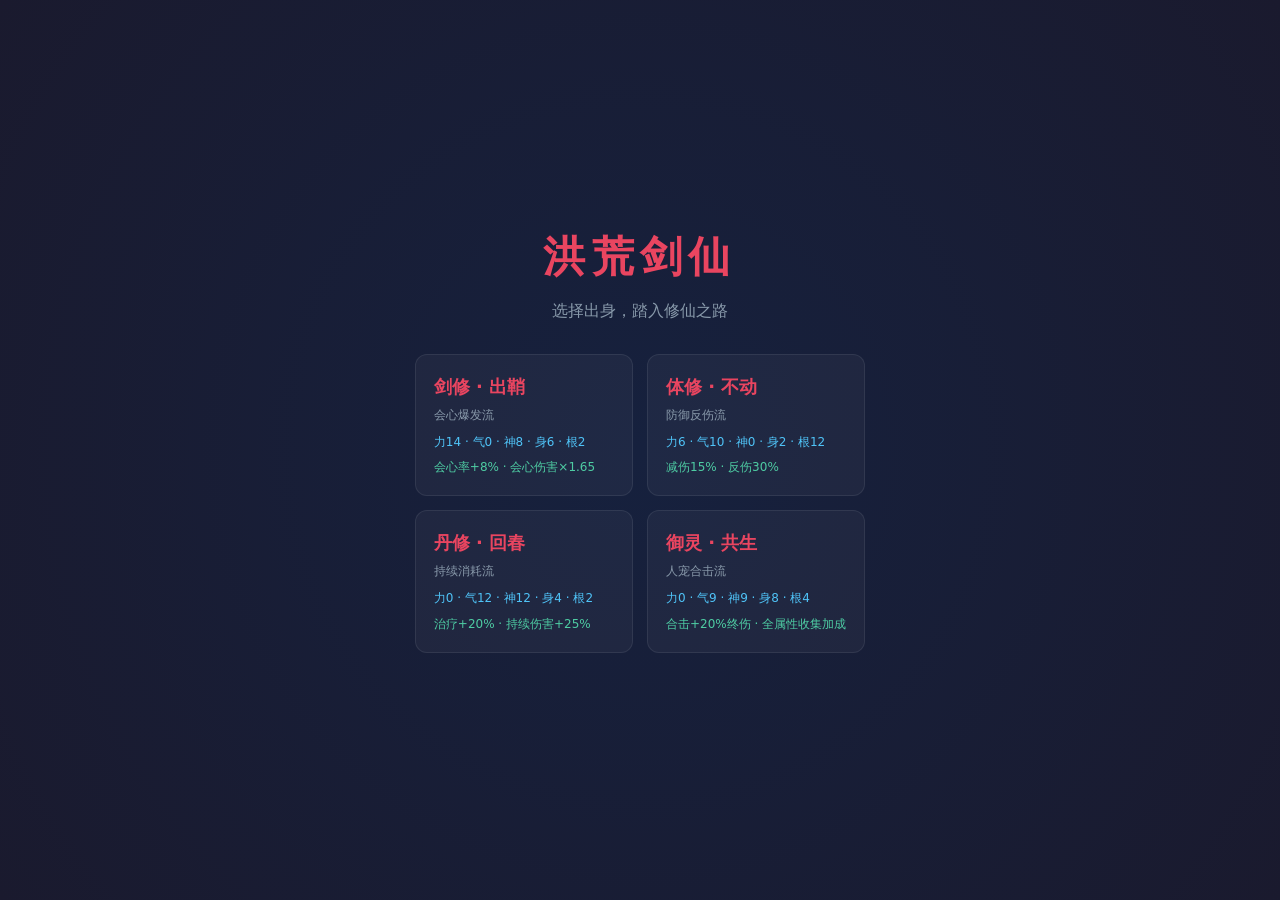
<file: index.html>
<!DOCTYPE html>
<html lang="zh-CN">
<head>
<meta charset="UTF-8">
<meta name="viewport" content="width=device-width, initial-scale=1.0">
<title>洪荒剑仙 P0 原型</title>
<link rel="stylesheet" href="css/style.css?v=10">
</head>
<body>

<!-- 角色创建遮罩 -->
<div id="creation-screen" class="overlay">
  <div class="creation-box">
    <h1>洪荒剑仙</h1>
    <p class="subtitle">选择出身，踏入修仙之路</p>
    <div id="profession-list" class="prof-grid"></div>
    <div id="creation-confirm" style="display:none">
      <button id="btn-confirm-prof" class="btn-primary">确认出身</button>
    </div>
  </div>
</div>

<!-- 离线结算遮罩 -->
<div id="offline-screen" class="overlay" style="display:none">
  <div class="creation-box">
    <h2>出关结算</h2>
    <p id="offline-text"></p>
    <button id="btn-offline-ok" class="btn-primary">继续修炼</button>
  </div>
</div>

<!-- 主界面 -->
<div id="game" style="display:none">

  <!-- 顶栏 -->
  <header class="topbar">
    <div class="player-info">
      <span id="player-name" class="player-name">无名剑修</span>
      <span id="player-level" class="player-level">Lv.1</span>
      <span id="player-prof" class="player-prof"></span>
    </div>
    <div class="exp-bar-wrap">
      <div class="exp-bar-track">
        <div id="exp-bar" class="exp-bar-fill" style="width:0%"></div>
      </div>
      <span id="exp-text" class="exp-text">0 / 0</span>
    </div>
    <div class="currencies">
      <span class="currency" title="铜钱">💰<span id="gold">0</span></span>
      <span class="currency" title="洗练石">⛏<span id="stone">0</span></span>
      <span class="currency" title="天工值">🔨<span id="blessing">0</span>/100</span>
    </div>
  </header>

  <!-- 主内容区 -->
  <main class="main-layout">

    <!-- 左栏：角色面板 -->
    <aside class="panel left-panel">
      <h3>角色属性</h3>
      <div id="stat-block" class="stat-block"></div>

      <h3 style="margin-top:16px">装备栏</h3>
      <div id="equip-slots" class="equip-grid"></div>

      <h3 style="margin-top:16px">战力</h3>
      <div id="power-display" class="power-display">--</div>
    </aside>

    <!-- 中栏：大地图 + 战斗日志 -->
    <section class="panel center-panel">
      <div class="map-head">
        <h3 id="map-title">瓦当镇</h3>
        <span id="map-pos" class="map-pos"></span>
      </div>
      <div class="wm-controls">
        <div class="wm-zoom">
          <button id="btn-zoom-in" class="btn-sm wm-zoom-btn" title="放大">+</button>
          <button id="btn-zoom-out" class="btn-sm wm-zoom-btn" title="缩小">-</button>
          <button id="btn-zoom-reset" class="btn-sm wm-zoom-btn" title="重置">重置</button>
        </div>
        <div class="wm-filter" id="wm-filter"></div>
      </div>
      <div id="worldmap" class="worldmap">
        <div id="worldmap-inner" class="worldmap-inner">
          <svg id="worldmap-bg" class="worldmap-bg" viewBox="0 0 1000 700" preserveAspectRatio="xMidYMid meet"></svg>
          <div id="worldmap-nodes" class="worldmap-nodes"></div>
        </div>
      </div>
      <div id="map-travel" class="map-travel"></div>
      <div id="wm-legend" class="wm-legend"></div>

      <!-- 2D 场景视图（进入场景后显示，替代大地图） -->
      <div id="scene-view" class="scene-view" style="display:none">
        <div class="scene-header">
          <button id="scene-back" class="btn-sm">← 返回大地图</button>
          <span id="scene-title" class="scene-title"></span>
          <span id="scene-info" class="scene-info"></span>
        </div>
        <div id="scene-canvas" class="scene-canvas"></div>
      </div>

      <!-- 区域详情卡（点击标点弹窗） -->
      <div id="area-detail" class="area-detail" style="display:none">
        <div class="ad-card">
          <div class="ad-header">
            <span id="ad-name" class="ad-name"></span>
            <span id="ad-type" class="ad-type"></span>
            <button id="ad-close" class="ad-close">✕</button>
          </div>
          <div id="ad-info" class="ad-info"></div>
          <div id="ad-monsters" class="ad-monsters"></div>
          <div class="ad-actions">
            <button id="ad-enter" class="btn-primary">进入场景</button>
            <button id="ad-travel" class="btn-sm" style="display:none">前往此地</button>
          </div>
        </div>
      </div>

      <div class="idle-status">
        <span id="map-loc" class="idle-state"></span>
        <button id="btn-toggle-idle" class="btn-sm">开始挂机</button>
        <button id="btn-stop-move" class="btn-sm" style="display:none">停</button>
      </div>

      <h3 style="margin-top:16px">战斗日志</h3>
      <div id="combat-log" class="combat-log"></div>
    </section>

    <!-- 右栏：背包 + 强化 -->
    <aside class="panel right-panel">
      <div class="tab-bar">
        <button class="tab active" data-tab="inv">背包</button>
        <button class="tab" data-tab="forge">强化</button>
      </div>

      <div id="tab-inv" class="tab-content active">
        <div class="inv-info">
          <span id="inv-count">0/30</span>
        </div>
        <div id="inventory" class="inventory-grid"></div>
      </div>

      <div id="tab-forge" class="tab-content" style="display:none">
        <p class="hint">选择一件装备进行强化</p>
        <div id="forge-list" class="forge-list"></div>
        <div id="forge-detail" class="forge-detail" style="display:none">
          <div id="forge-item-info"></div>
          <div class="forge-stats">
            <span>当前强化: <strong id="forge-current">+0</strong></span>
            <span>成功率: <strong id="forge-rate">--</strong></span>
            <span>消耗: <strong id="forge-cost">--</strong></span>
          </div>
          <button id="btn-enhance" class="btn-primary">强化</button>

          <div class="forge-gem-hd">✦ 词缀 / 洗练</div>
          <div id="forge-affixes" class="affix-list"></div>
          <div class="reforge-row">
            <button id="btn-refine" class="btn-sm">洗练</button>
            <span id="forge-refine-cost" class="reforge-cost"></span>
          </div>

          <div class="forge-gem-hd">✦ 打孔 / 镶嵌</div>
          <div class="forge-sockets">
            <span>孔: <strong id="forge-sockets">0/0</strong></span>
            <button id="btn-socket" class="btn-sm">打孔（2000铜起）</button>
          </div>
          <div id="forge-gems"></div>
        </div>
      </div>
    </aside>

  </main>

  <!-- 底栏 -->
  <footer class="bottombar">
    <span id="play-time">在线 0 分钟</span>
    <button id="btn-save" class="btn-sm">手动保存</button>
    <button id="btn-export" class="btn-sm">导出存档</button>
    <button id="btn-reset" class="btn-sm btn-danger">重置</button>
  </footer>

</div>

<!-- 脚本引用顺序：数据 -> 总线 -> 状态 -> 大地图 -> 系统 -> 场景 -> UI -> 入口 -->
<script src="js/data.js?v=9"></script>
<script src="js/eventbus.js?v=3"></script>
<script src="js/state.js?v=8"></script>
<script src="js/map.js?v=4"></script>
<script src="js/combat.js?v=8"></script>
<script src="js/drops.js?v=6"></script>
<script src="js/forge.js?v=6"></script>
<script src="js/idle.js?v=5"></script>
<script src="js/save.js?v=7"></script>
<script src="js/ui.js?v=12"></script>
<script src="js/scene.js?v=1"></script>
<script src="js/app.js?v=6"></script>
</body>
</html>
</file>
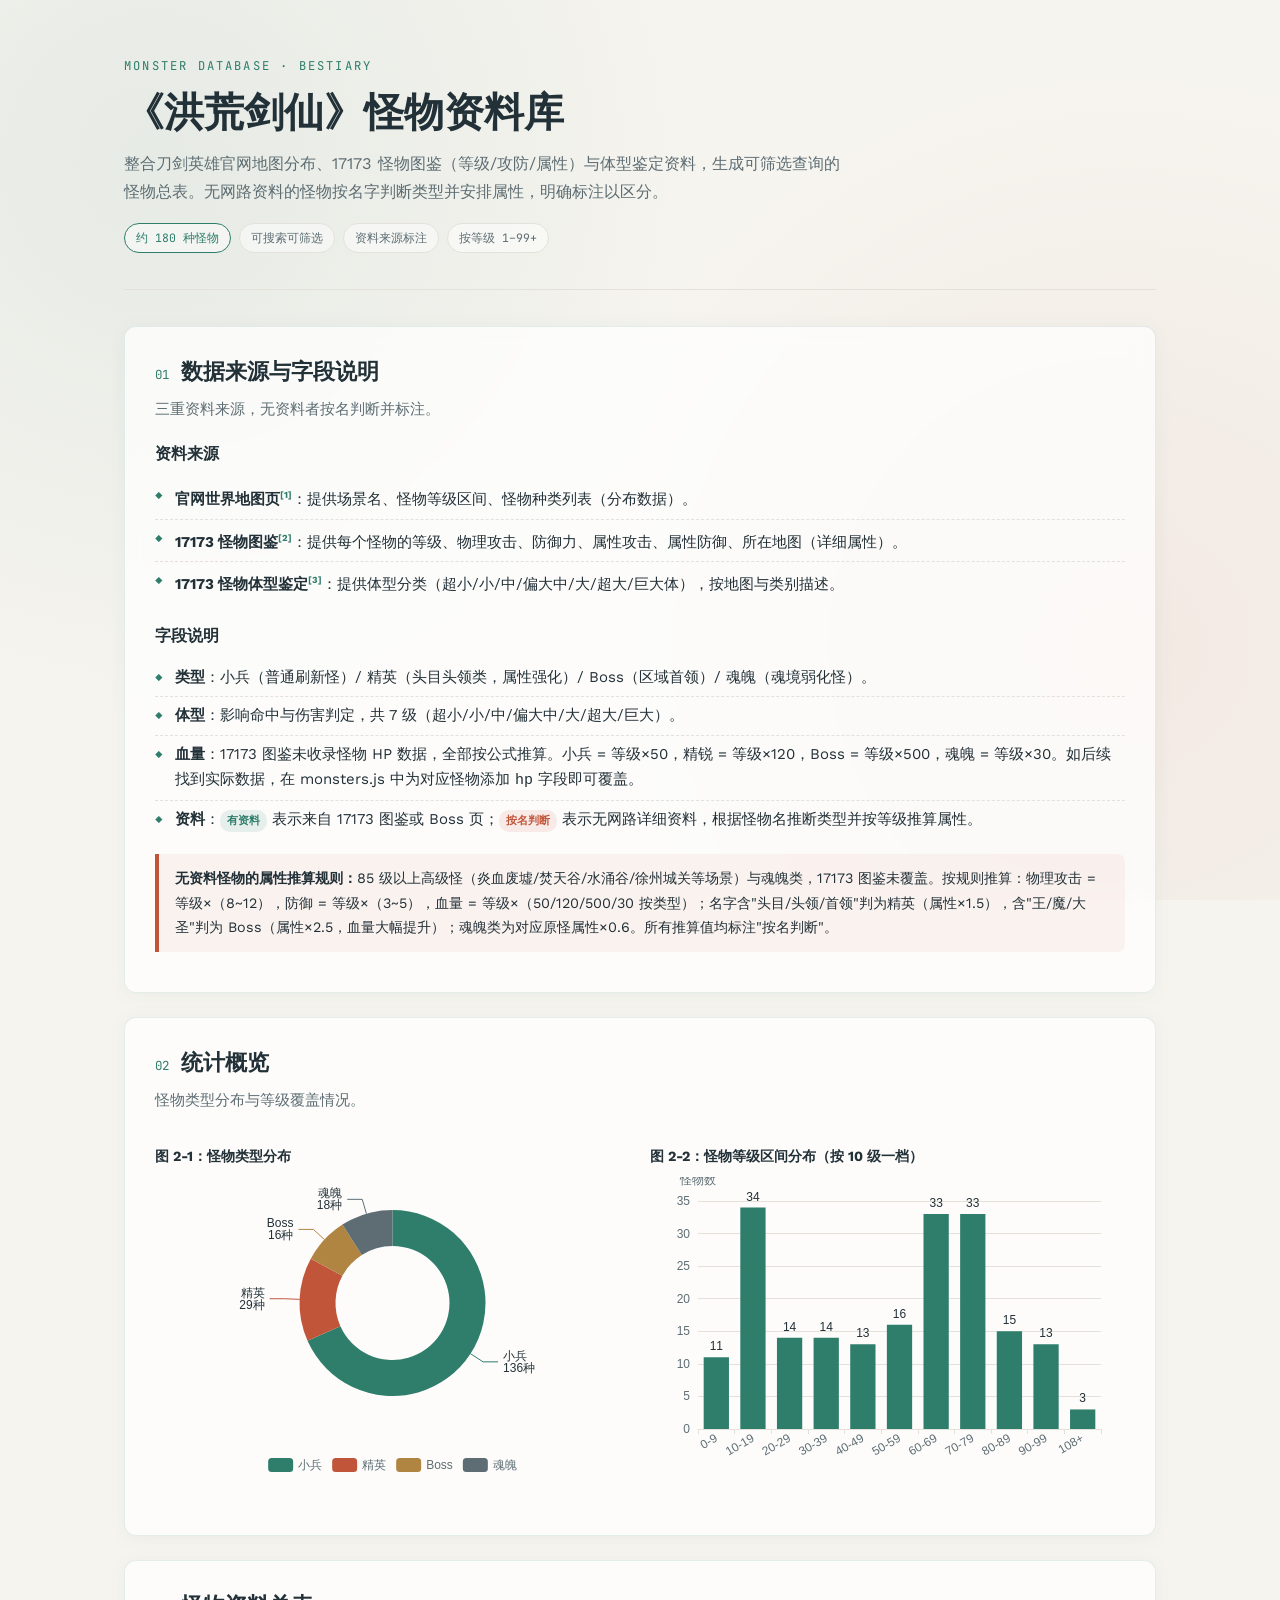
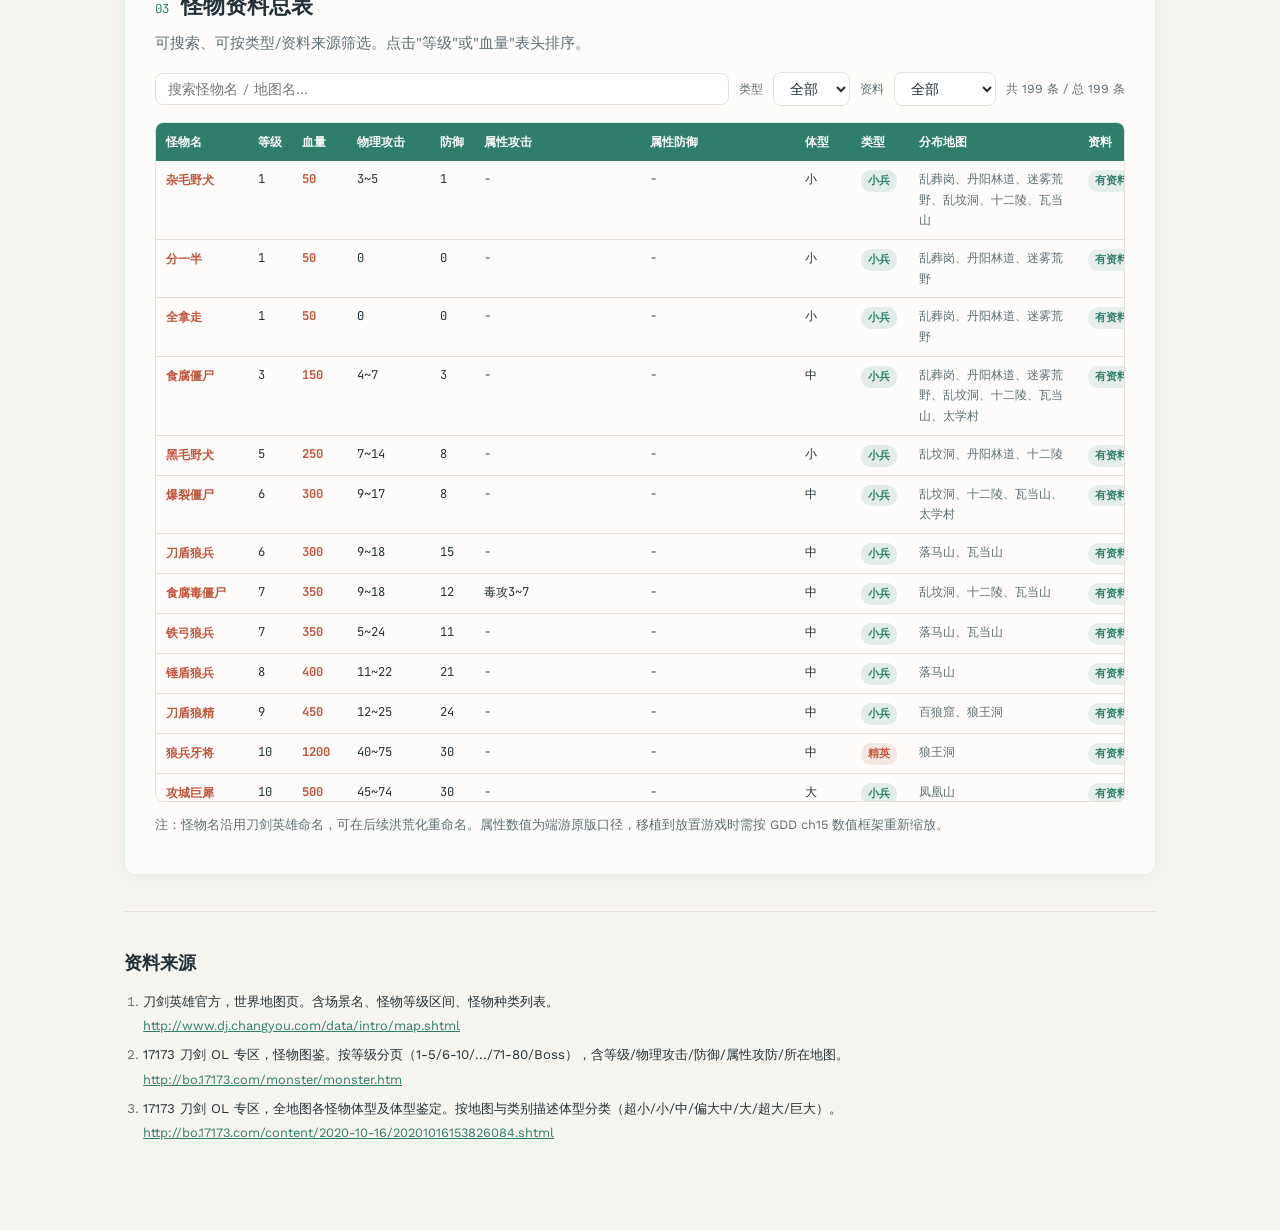
<file: monster-database/monster-database.html>
<!-- Generated by Trae Work -->
<!DOCTYPE html>
<html lang="zh-CN">
<head>
<meta charset="UTF-8">
<meta name="viewport" content="width=device-width, initial-scale=1.0">
<title>《洪荒剑仙》怪物资料库</title>
<style>
@font-face{font-family:'WorkSans';src:url('./_shared/fonts/WorkSans-Regular.ttf') format('truetype');font-weight:400;font-style:normal}
@font-face{font-family:'WorkSans';src:url('./_shared/fonts/WorkSans-Bold.ttf') format('truetype');font-weight:700;font-style:normal}
@font-face{font-family:'CrimsonPro';src:url('./_shared/fonts/CrimsonPro-Regular.ttf') format('truetype');font-weight:400;font-style:normal}
@font-face{font-family:'CrimsonPro';src:url('./_shared/fonts/CrimsonPro-Bold.ttf') format('truetype');font-weight:700;font-style:normal}
@font-face{font-family:'JetBrainsMono';src:url('./_shared/fonts/JetBrainsMono-Regular.ttf') format('truetype');font-weight:400;font-style:normal}
@font-face{font-family:'JetBrainsMono';src:url('./_shared/fonts/JetBrainsMono-Bold.ttf') format('truetype');font-weight:700;font-style:normal}
:root{--bg:#f6f4ef;--bg2:#ffffff;--ink:#223037;--muted:#5d6d73;--rule:#e3e1da;--accent:#2f7d6b;--accent2:#c1553a;--gold:#b08542}
*{box-sizing:border-box;margin:0;padding:0}
body{font-family:'WorkSans','PingFang SC','Microsoft YaHei',system-ui,sans-serif;background:var(--bg);color:var(--ink);line-height:1.7;font-size:15px;background-image:radial-gradient(circle at 12% 18%,rgba(47,125,107,.08) 0,transparent 42%),radial-gradient(circle at 88% 72%,rgba(193,85,58,.07) 0,transparent 45%);background-attachment:fixed}
.wrap{max-width:1080px;margin:0 auto;padding:0 24px 80px}
.cover{padding:56px 0 36px;border-bottom:1px solid var(--rule);margin-bottom:36px}
.cover .kicker{font-family:'JetBrainsMono';font-size:.76rem;letter-spacing:.18em;color:var(--accent);text-transform:uppercase;margin-bottom:12px}
.cover h1{font-family:'CrimsonPro';font-size:2.5rem;font-weight:700;line-height:1.18;margin-bottom:14px}
.cover .sub{font-size:1.02rem;color:var(--muted);max-width:720px;margin-bottom:18px}
.cover .meta-tags{display:flex;flex-wrap:wrap;gap:8px}
.tag{font-family:'JetBrainsMono';font-size:.72rem;padding:4px 11px;border:1px solid var(--rule);border-radius:20px;color:var(--muted);background:rgba(255,255,255,.5)}
.tag.accent{border-color:var(--accent);color:var(--accent)}
.card{background:rgba(255,255,255,.72);backdrop-filter:blur(10px);border:1px solid rgba(47,125,107,.12);border-radius:12px;padding:26px 30px;margin-bottom:24px;box-shadow:0 2px 18px rgba(47,125,107,.06)}
.card h2{font-family:'CrimsonPro';font-size:1.4rem;font-weight:700;margin-bottom:6px;display:flex;align-items:baseline;gap:12px}
.card h2 .num{font-family:'JetBrainsMono';font-size:.78rem;color:var(--accent);font-weight:400}
.card .lead{color:var(--muted);font-size:.92rem;margin-bottom:16px}
.card h3{font-size:1rem;font-weight:700;margin:18px 0 8px}
.card p{margin-bottom:12px}
.card ul{list-style:none;margin:10px 0 16px;padding:0}
.card ul li{padding:6px 0 6px 20px;position:relative;border-bottom:1px dashed var(--rule)}
.card ul li:last-child{border-bottom:none}
.card ul li::before{content:'◆';position:absolute;left:0;color:var(--accent);font-size:.66rem;top:10px}
mark.key{background:none;color:var(--accent);font-weight:600}
.callout{border-left:4px solid var(--accent2);background:rgba(193,85,58,.06);padding:12px 16px;border-radius:0 8px 8px 0;margin:14px 0;font-size:.9rem}
.callout.warn{border-left-color:var(--gold);background:rgba(176,133,66,.07)}
.pill{display:inline-block;font-family:'JetBrainsMono';font-size:.66rem;padding:2px 7px;border-radius:10px;font-weight:700;white-space:nowrap}
.pill.grunt{background:rgba(47,125,107,.13);color:var(--accent)}
.pill.elite{background:rgba(193,85,58,.13);color:var(--accent2)}
.pill.boss{background:rgba(176,133,66,.18);color:var(--gold)}
.pill.ghost{background:rgba(93,109,115,.18);color:var(--muted)}
.pill.src-yes{background:rgba(47,125,107,.1);color:var(--accent)}
.pill.src-no{background:rgba(193,85,58,.1);color:var(--accent2)}
.filters{display:flex;flex-wrap:wrap;gap:10px;margin-bottom:16px;align-items:center}
.filters input,.filters select{font-family:'WorkSans';font-size:.86rem;padding:7px 12px;border:1px solid var(--rule);border-radius:8px;background:rgba(255,255,255,.8);color:var(--ink)}
.filters input{flex:1;min-width:180px}
.filters select{cursor:pointer}
.filters label{font-size:.78rem;color:var(--muted);font-family:'JetBrainsMono'}
.filter-count{font-size:.78rem;color:var(--muted);margin-left:auto}
.table-wrap{overflow-x:auto;overflow-y:auto;max-height:680px;border:1px solid var(--rule);border-radius:8px}
table{width:100%;border-collapse:collapse;font-size:.8rem;min-width:1000px}
thead{position:sticky;top:0;z-index:2}
th{background:var(--accent);color:#fff;padding:9px 10px;text-align:left;font-weight:600;font-size:.74rem;white-space:nowrap;cursor:pointer}
th:hover{background:#266b5c}
td{padding:8px 10px;border-bottom:1px solid var(--rule);vertical-align:top}
tbody tr:hover{background:rgba(47,125,107,.05)}
td.name{font-family:'JetBrainsMono';font-size:.78rem;color:var(--accent2);white-space:nowrap;font-weight:600}
td.stat{font-family:'JetBrainsMono';font-size:.76rem;white-space:nowrap}
td.stat.hp{color:var(--accent2);font-weight:700}
td.map{font-size:.76rem;color:var(--muted)}
.chart-grid{display:grid;grid-template-columns:1fr 1fr;gap:20px;margin:16px 0}
@media(max-width:700px){.chart-grid{grid-template-columns:1fr}}
.chart-figure{margin:16px 0}
.chart-figure figcaption{font-size:.88rem;font-weight:600;color:var(--ink);margin-bottom:8px}
.diagram{margin:16px 0;text-align:center;overflow-x:auto}
.diagram figcaption{font-size:.78rem;color:var(--muted);margin-top:6px}
footer{padding:36px 0 0;border-top:1px solid var(--rule);margin-top:36px}
footer .sources h2{font-family:'CrimsonPro';font-size:1.15rem;margin-bottom:12px}
footer .sources ol{padding-left:1.2rem;font-size:.83rem;color:var(--muted)}
footer .sources li{margin-bottom:.45rem;overflow-wrap:break-word;word-break:break-all}
footer .sources .src-title{color:var(--ink);word-break:normal}
footer .sources .src-url{display:block;margin-top:.12rem;font-size:.8rem;color:var(--accent);word-break:break-all}
sup a{color:var(--accent);text-decoration:none;font-size:.75em;font-weight:600}
sup a:hover{text-decoration:underline}
</style>
</head>
<body>
<div class="wrap">

<header class="cover">
  <div class="kicker">Monster Database · Bestiary</div>
  <h1>《洪荒剑仙》怪物资料库</h1>
  <p class="sub">整合刀剑英雄官网地图分布、17173 怪物图鉴（等级/攻防/属性）与体型鉴定资料，生成可筛选查询的怪物总表。无网路资料的怪物按名字判断类型并安排属性，明确标注以区分。</p>
  <div class="meta-tags">
    <span class="tag accent">约 180 种怪物</span>
    <span class="tag">可搜索可筛选</span>
    <span class="tag">资料来源标注</span>
    <span class="tag">按等级 1–99+</span>
  </div>
</header>

<section class="card">
  <h2><span class="num">01</span>数据来源与字段说明</h2>
  <p class="lead">三重资料来源，无资料者按名判断并标注。</p>
  <h3>资料来源</h3>
  <ul>
    <li><strong>官网世界地图页</strong><sup><a href="#cite-1">[1]</a></sup>：提供场景名、怪物等级区间、怪物种类列表（分布数据）。</li>
    <li><strong>17173 怪物图鉴</strong><sup><a href="#cite-2">[2]</a></sup>：提供每个怪物的等级、物理攻击、防御力、属性攻击、属性防御、所在地图（详细属性）。</li>
    <li><strong>17173 怪物体型鉴定</strong><sup><a href="#cite-3">[3]</a></sup>：提供体型分类（超小/小/中/偏大中/大/超大/巨大体），按地图与类别描述。</li>
  </ul>
  <h3>字段说明</h3>
  <ul>
    <li><strong>类型</strong>：小兵（普通刷新怪）/ 精英（头目头领类，属性强化）/ Boss（区域首领）/ 魂魄（魂境弱化怪）。</li>
    <li><strong>体型</strong>：影响命中与伤害判定，共 7 级（超小/小/中/偏大中/大/超大/巨大）。</li>
    <li><strong>血量</strong>：17173 图鉴未收录怪物 HP 数据，全部按公式推算。小兵 = 等级×50，精锐 = 等级×120，Boss = 等级×500，魂魄 = 等级×30。如后续找到实际数据，在 monsters.js 中为对应怪物添加 <code>hp</code> 字段即可覆盖。</li>
    <li><strong>资料</strong>：<span class="pill src-yes">有资料</span> 表示来自 17173 图鉴或 Boss 页；<span class="pill src-no">按名判断</span> 表示无网路详细资料，根据怪物名推断类型并按等级推算属性。</li>
  </ul>
  <div class="callout">
    <strong>无资料怪物的属性推算规则：</strong>85 级以上高级怪（炎血废墟/焚天谷/水涌谷/徐州城关等场景）与魂魄类，17173 图鉴未覆盖。按规则推算：物理攻击 = 等级×（8~12），防御 = 等级×（3~5），血量 = 等级×（50/120/500/30 按类型）；名字含"头目/头领/首领"判为精英（属性×1.5），含"王/魔/大圣"判为 Boss（属性×2.5，血量大幅提升）；魂魄类为对应原怪属性×0.6。所有推算值均标注"按名判断"。
  </div>
</section>

<section class="card">
  <h2><span class="num">02</span>统计概览</h2>
  <p class="lead">怪物类型分布与等级覆盖情况。</p>
  <div class="chart-grid">
    <figure class="chart-figure">
      <figcaption>图 2-1：怪物类型分布</figcaption>
      <div id="chart-type" style="width:100%;min-height:300px"></div>
    </figure>
    <figure class="chart-figure">
      <figcaption>图 2-2：怪物等级区间分布（按 10 级一档）</figcaption>
      <div id="chart-level" style="width:100%;min-height:300px"></div>
    </figure>
  </div>
</section>

<section class="card">
  <h2><span class="num">03</span>怪物资料总表</h2>
  <p class="lead">可搜索、可按类型/资料来源筛选。点击"等级"或"血量"表头排序。</p>
  <div class="filters">
    <input type="text" id="search" placeholder="搜索怪物名 / 地图名…">
    <label>类型</label>
    <select id="filter-type">
      <option value="">全部</option>
      <option value="grunt">小兵</option>
      <option value="elite">精英</option>
      <option value="boss">Boss</option>
      <option value="ghost">魂魄</option>
    </select>
    <label>资料</label>
    <select id="filter-src">
      <option value="">全部</option>
      <option value="yes">有资料</option>
      <option value="no">按名判断</option>
    </select>
    <span class="filter-count" id="count"></span>
  </div>
  <div class="table-wrap">
    <table id="monster-table">
      <thead><tr>
        <th>怪物名</th><th>等级</th><th>血量</th><th>物理攻击</th><th>防御</th><th>属性攻击</th><th>属性防御</th><th>体型</th><th>类型</th><th>分布地图</th><th>资料</th>
      </tr></thead>
      <tbody id="monster-body"></tbody>
    </table>
  </div>
  <p style="font-size:.8rem;color:var(--muted);margin-top:12px">注：怪物名沿用刀剑英雄命名，可在后续洪荒化重命名。属性数值为端游原版口径，移植到放置游戏时需按 GDD ch15 数值框架重新缩放。</p>
</section>

<footer>
  <div class="sources">
    <h2>资料来源</h2>
    <ol>
      <li id="cite-1"><span class="src-title">刀剑英雄官方，世界地图页。含场景名、怪物等级区间、怪物种类列表。</span><a class="src-url" href="http://www.dj.changyou.com/data/intro/map.shtml" target="_blank" rel="noopener">http://www.dj.changyou.com/data/intro/map.shtml</a></li>
      <li id="cite-2"><span class="src-title">17173 刀剑 OL 专区，怪物图鉴。按等级分页（1-5/6-10/.../71-80/Boss），含等级/物理攻击/防御/属性攻防/所在地图。</span><a class="src-url" href="http://bo.17173.com/monster/monster.htm" target="_blank" rel="noopener">http://bo.17173.com/monster/monster.htm</a></li>
      <li id="cite-3"><span class="src-title">17173 刀剑 OL 专区，全地图各怪物体型及体型鉴定。按地图与类别描述体型分类（超小/小/中/偏大中/大/超大/巨大）。</span><a class="src-url" href="http://bo.17173.com/content/2020-10-16/20201016153826084.shtml" target="_blank" rel="noopener">http://bo.17173.com/content/2020-10-16/20201016153826084.shtml</a></li>
    </ol>
  </div>
</footer>

</div>
<script src="./_shared/js/echarts.min.js"></script>
<script src="assets/monsters.js"></script>
</body>
</html>
</file>
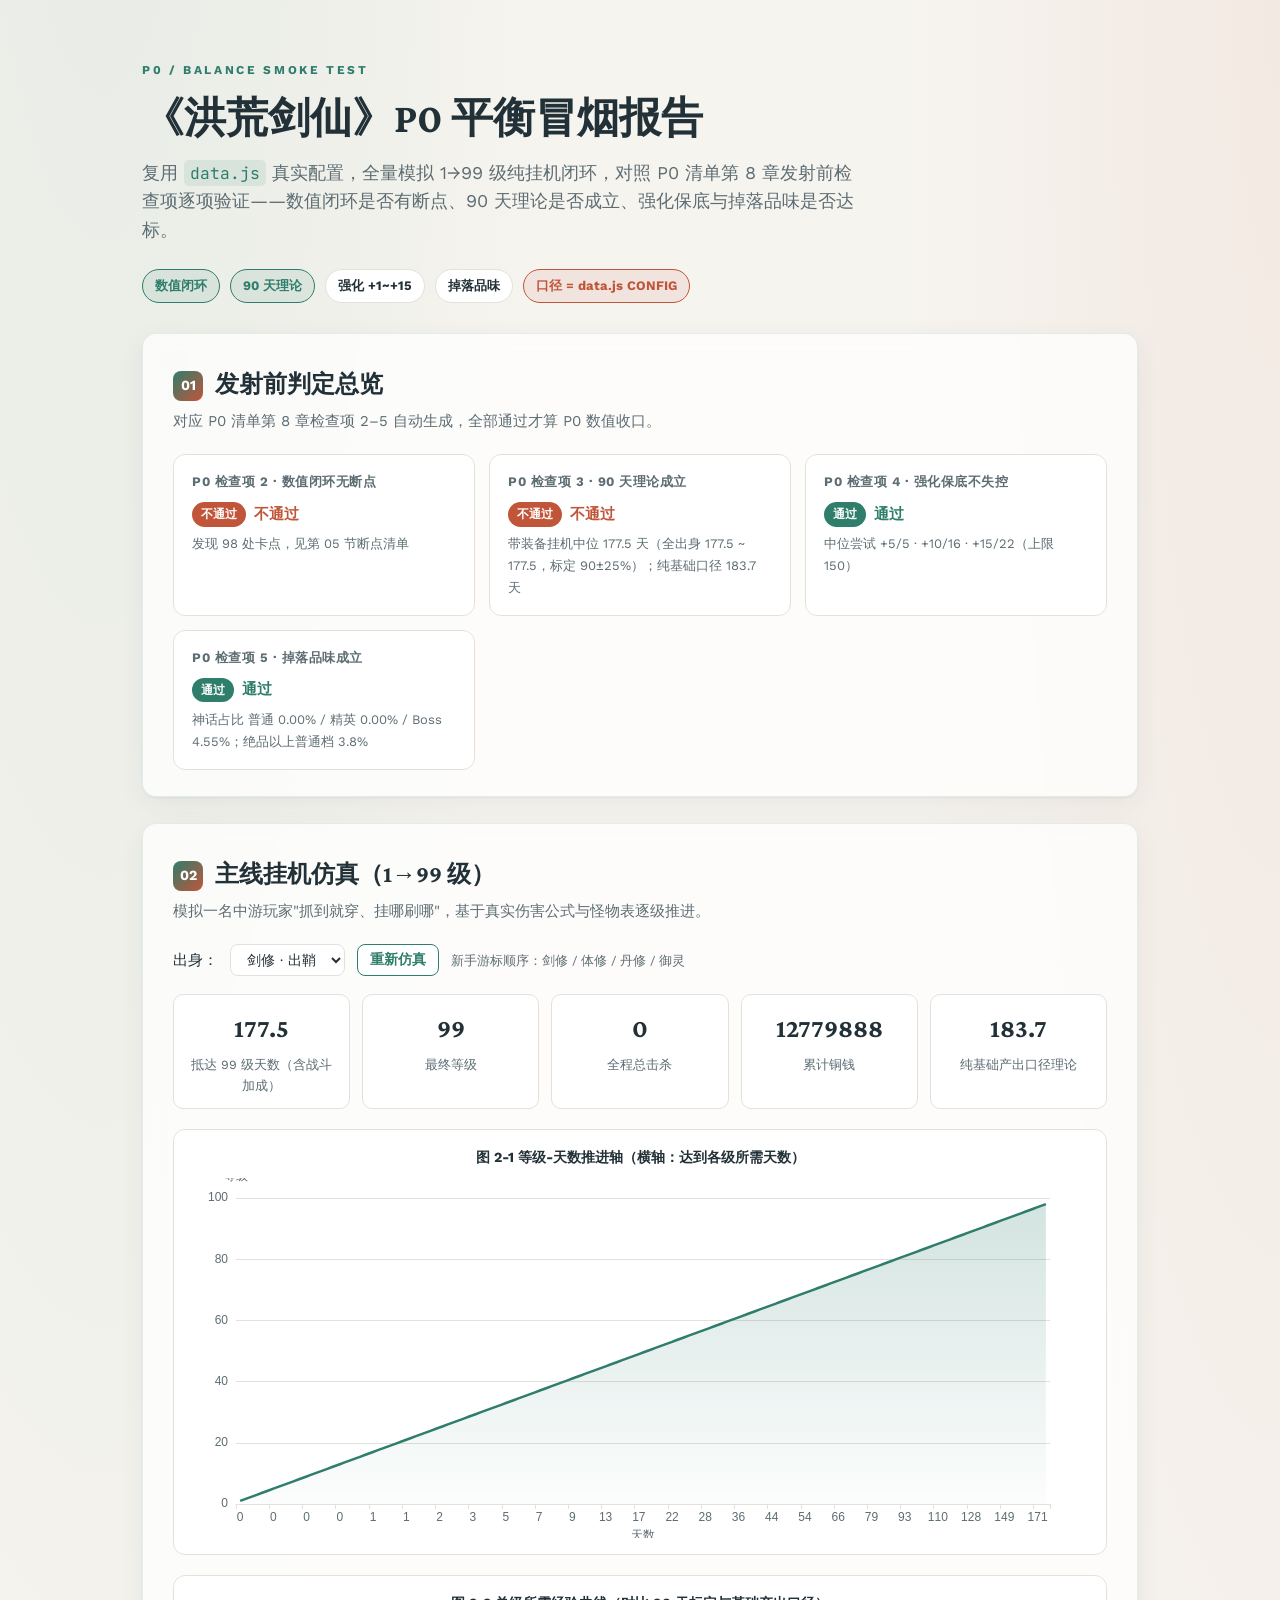
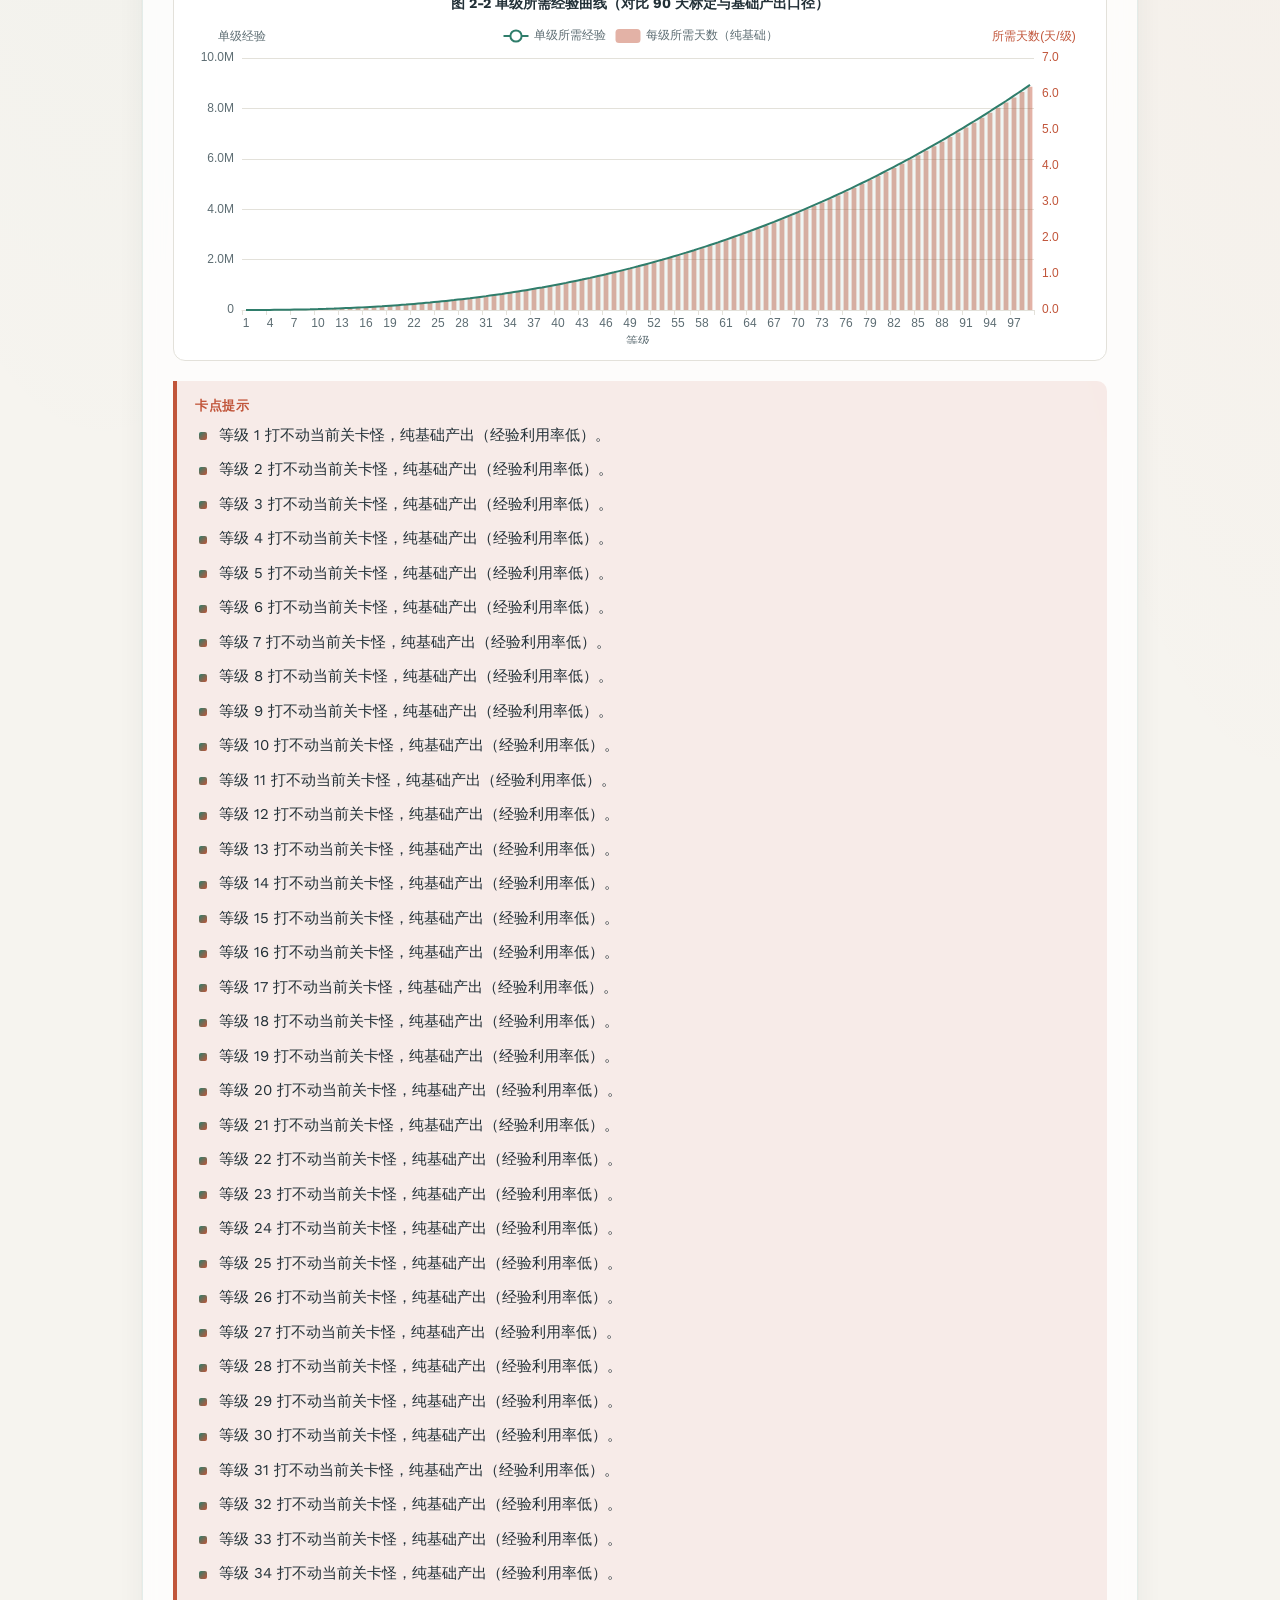
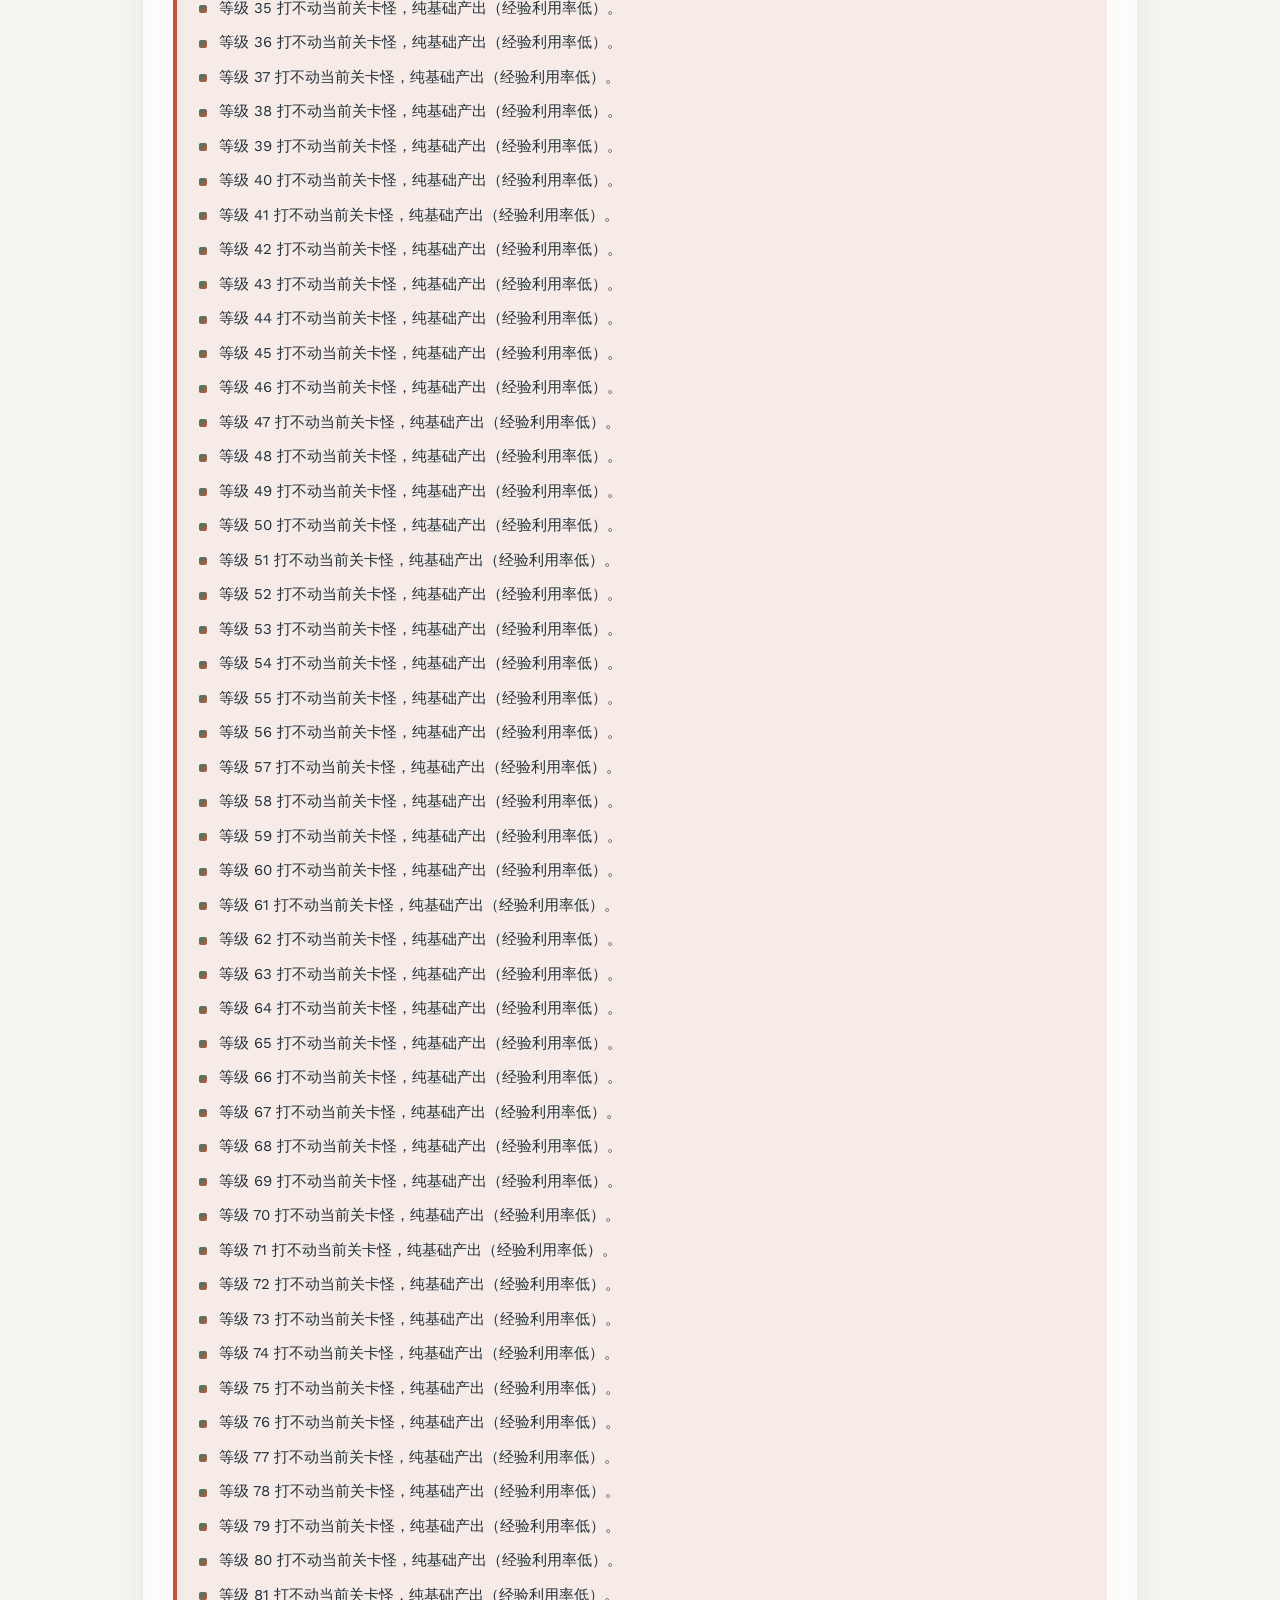
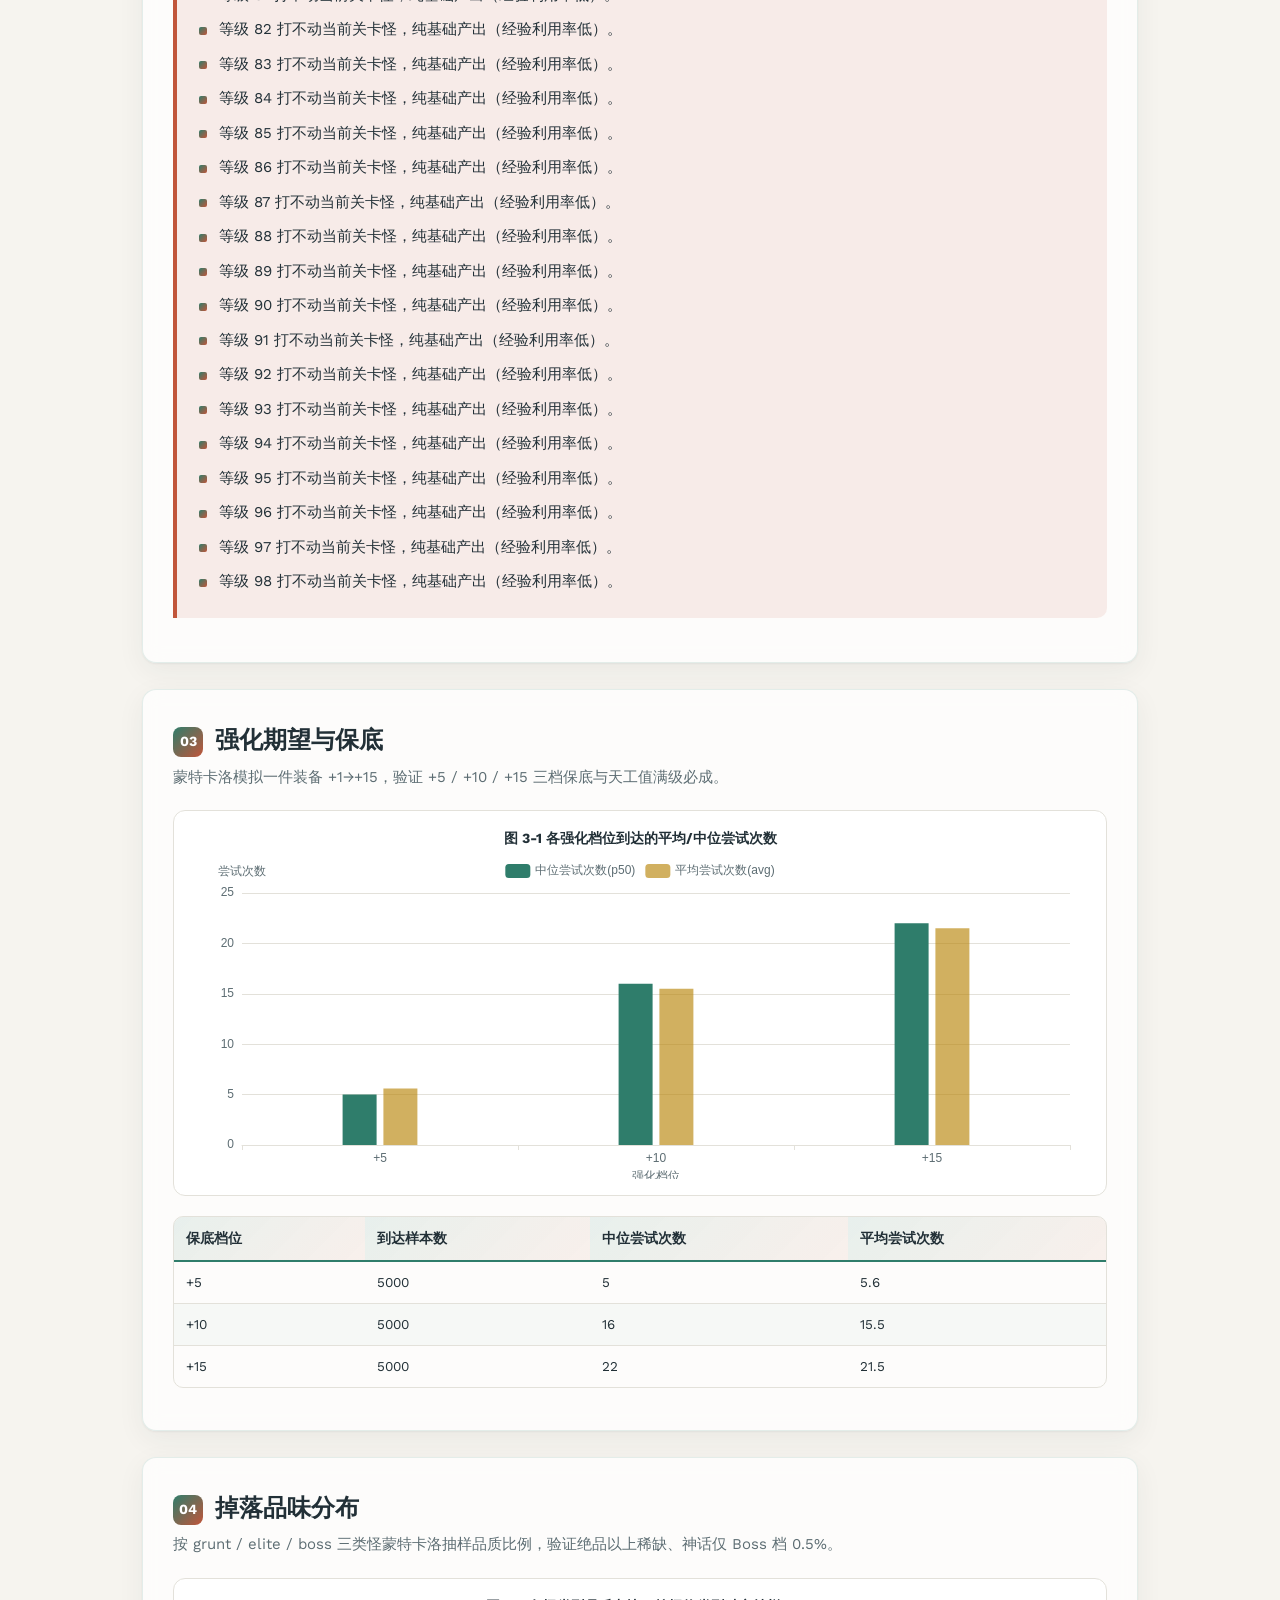
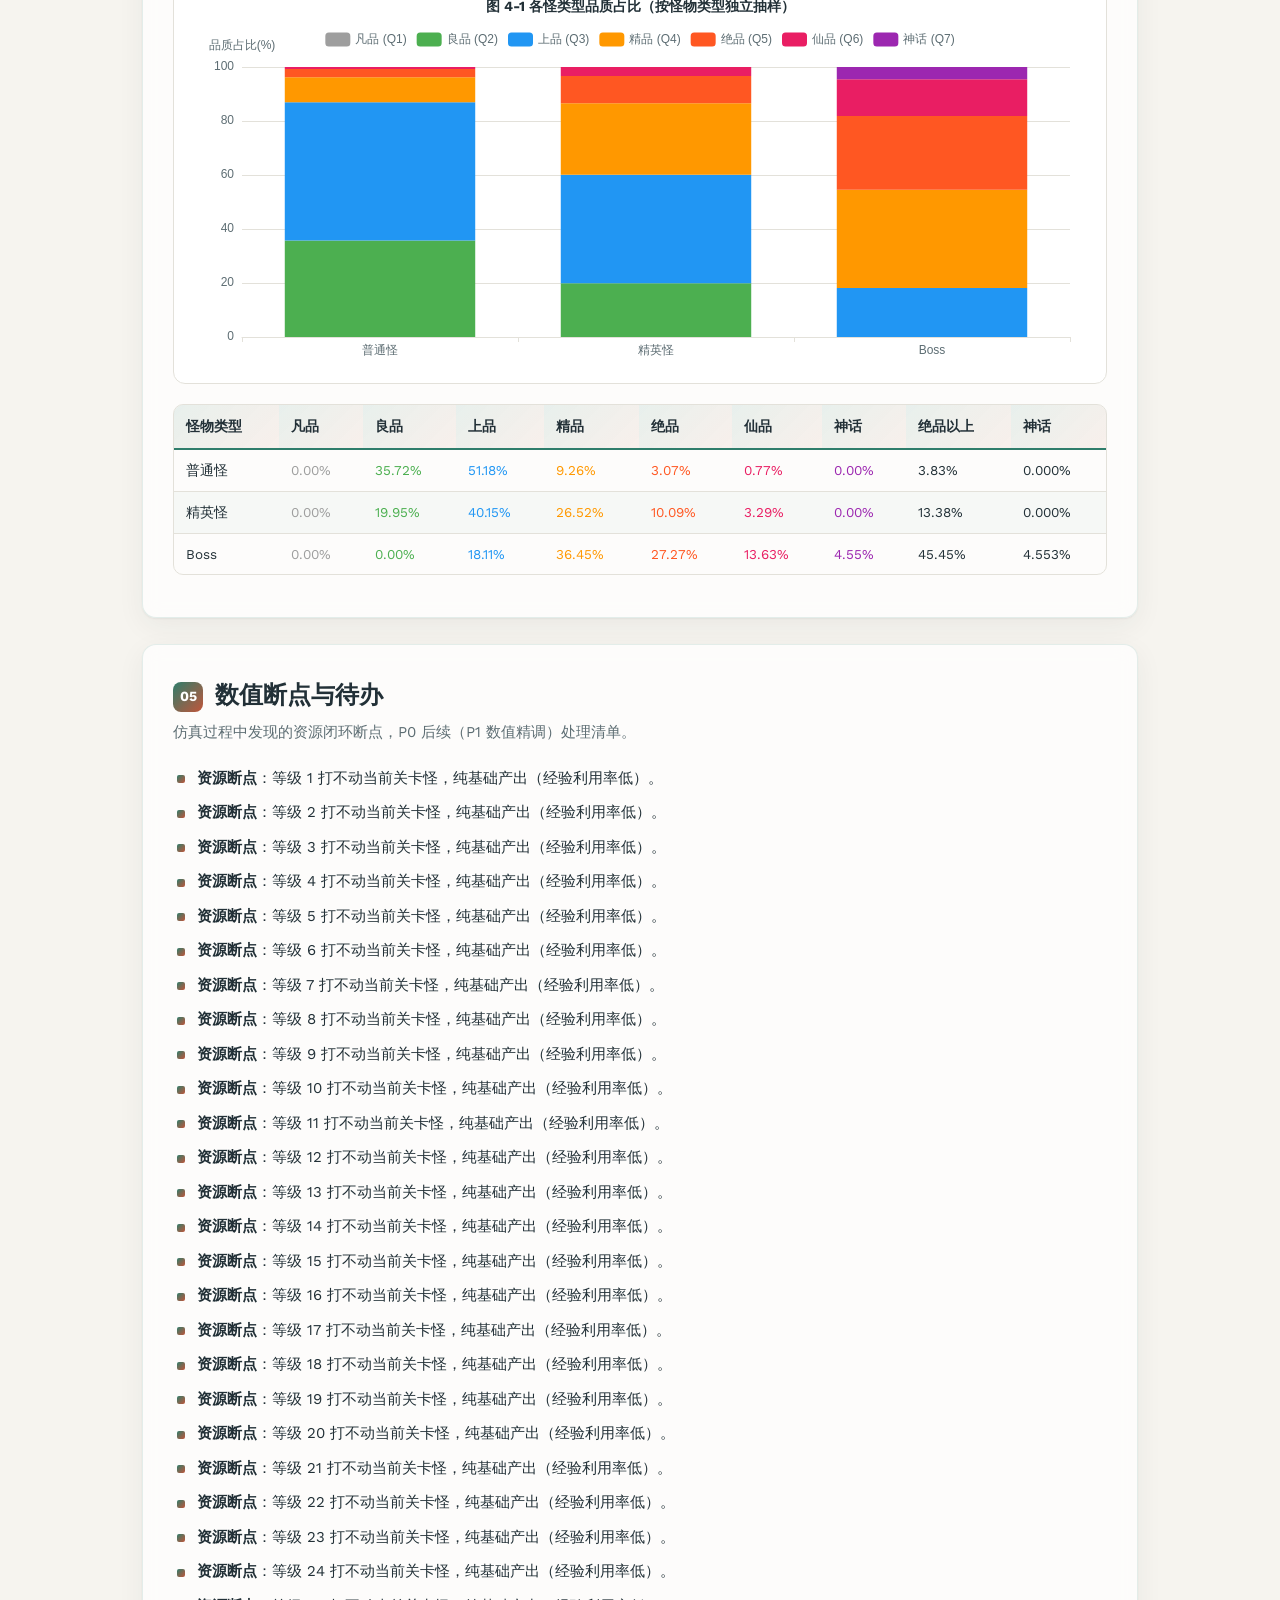
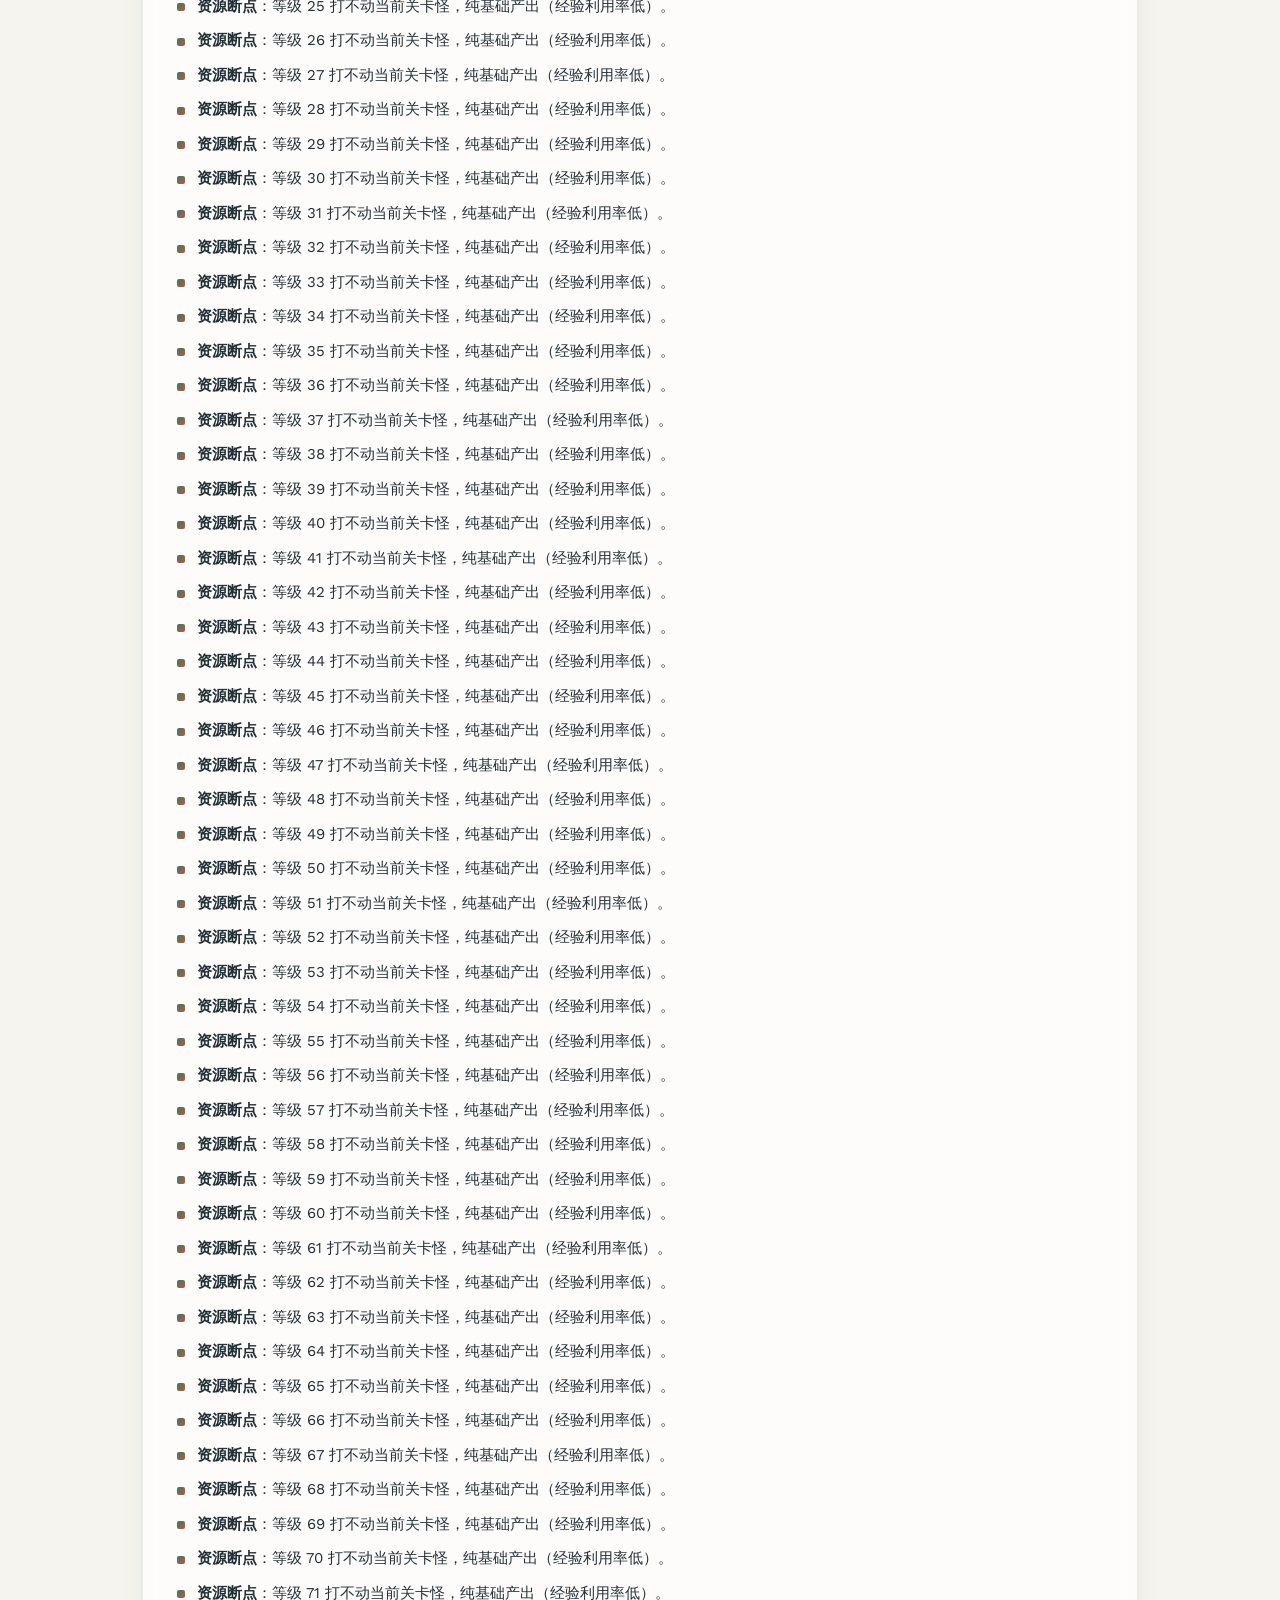
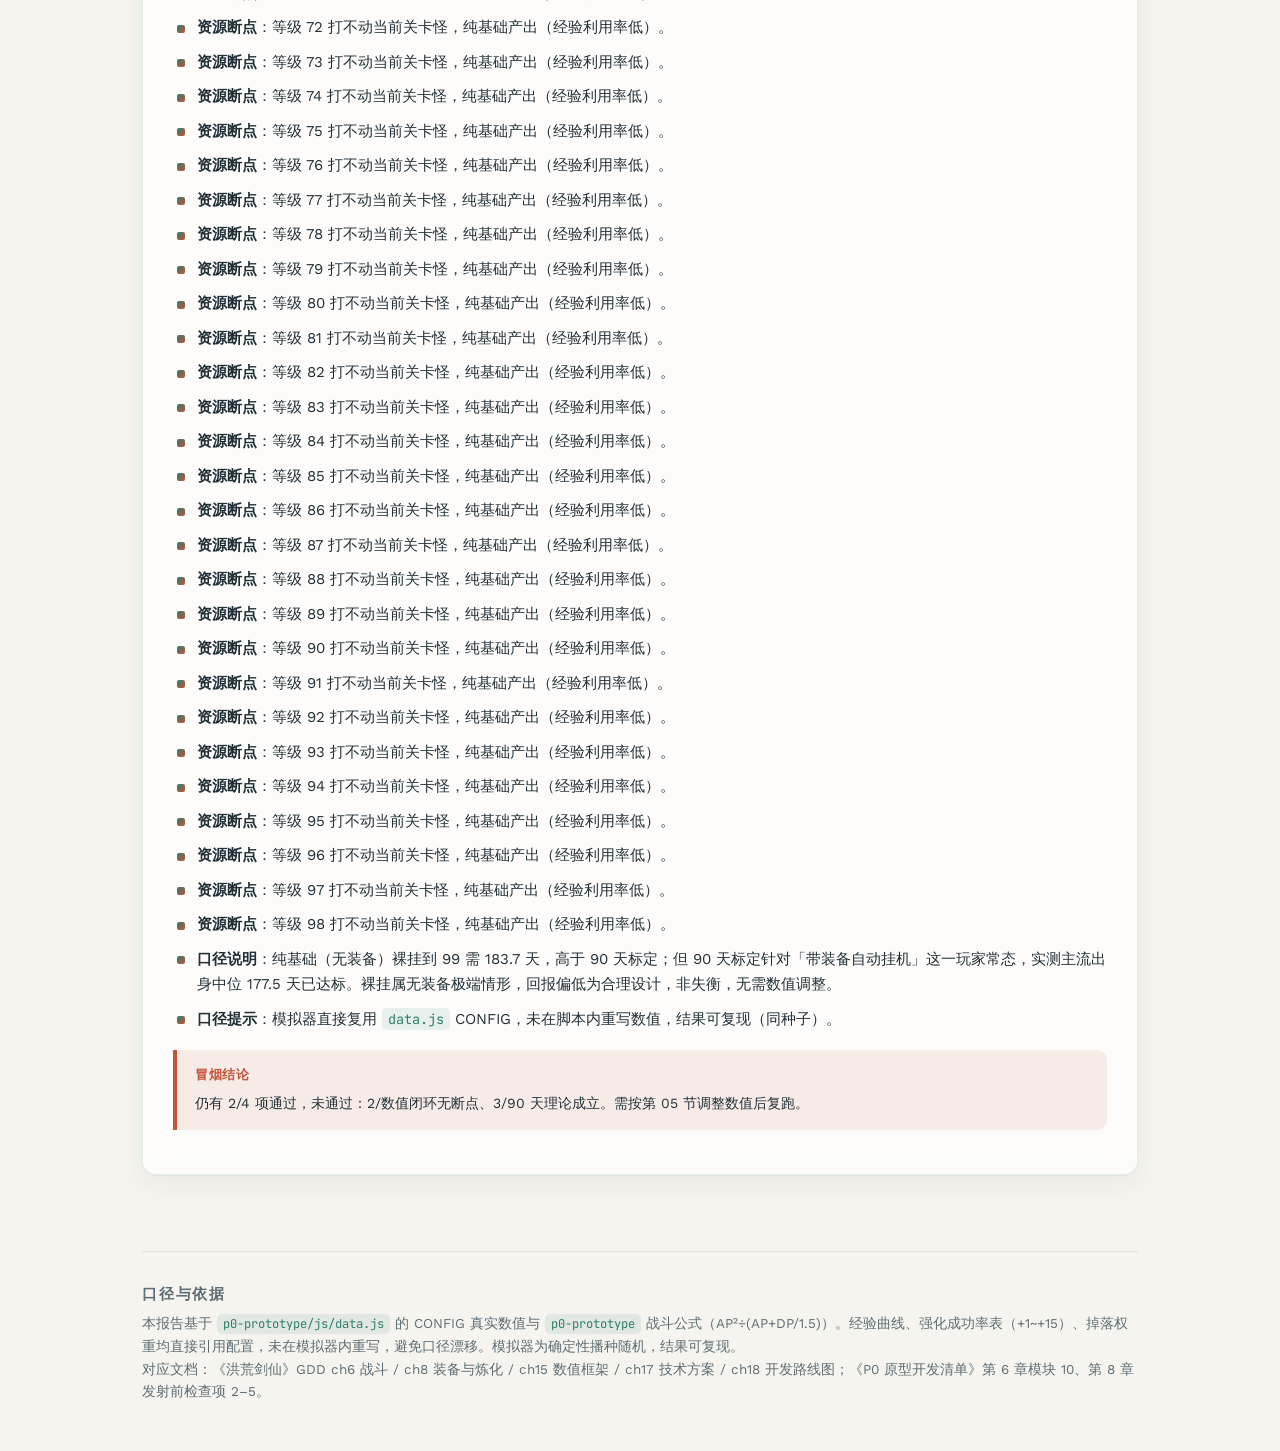
<file: p0-balance-sim/balance-sim.html>
<!DOCTYPE html>
<html lang="zh-CN">
<head>
<meta charset="UTF-8">
<meta name="viewport" content="width=device-width, initial-scale=1.0">
<title>《洪荒剑仙》P0 平衡冒烟报告</title>
<style>
  @font-face { font-family:'WorkSans'; src:url('../p0-prototype-checklist/_shared/fonts/WorkSans-Regular.ttf') format('truetype'); font-weight:400; }
  @font-face { font-family:'WorkSans'; src:url('../p0-prototype-checklist/_shared/fonts/WorkSans-Bold.ttf') format('truetype'); font-weight:700; }
  @font-face { font-family:'CrimsonPro'; src:url('../p0-prototype-checklist/_shared/fonts/CrimsonPro-Regular.ttf') format('truetype'); font-weight:400; }
  @font-face { font-family:'CrimsonPro'; src:url('../p0-prototype-checklist/_shared/fonts/CrimsonPro-Bold.ttf') format('truetype'); font-weight:700; }
  @font-face { font-family:'JetBrainsMono'; src:url('../p0-prototype-checklist/_shared/fonts/JetBrainsMono-Regular.ttf') format('truetype'); font-weight:400; }

  :root{
    --bg:#f6f4ef; --bg2:#ffffff; --ink:#223037; --muted:#5d6d73; --rule:#e3e1da;
    --accent:#2f7d6b; --accent2:#c1553a; --gold:#b8860b;
    --ok:#2f7d6b; --warn:#c1553a;
    --accent-soft:rgba(47,125,107,0.10); --accent2-soft:rgba(193,85,58,0.10);
    --shadow:0 1px 2px rgba(34,48,55,0.06),0 8px 28px rgba(34,48,55,0.06);
  }
  *{box-sizing:border-box;}
  body{margin:0; background:var(--bg); color:var(--ink);
    font-family:'WorkSans','PingFang SC','Microsoft YaHei',system-ui,sans-serif;
    font-size:15px; line-height:1.7;
    background-image:
      radial-gradient(ellipse 60% 40% at 8% -5%, rgba(47,125,107,0.08), transparent 60%),
      radial-gradient(ellipse 55% 40% at 100% 0%, rgba(193,85,58,0.07), transparent 55%);}
  .wrap{max-width:1040px; margin:0 auto; padding:0 22px;}
  header.cover{padding:60px 0 30px;}
  .kicker{font-size:12px; letter-spacing:.22em; text-transform:uppercase; color:var(--accent); font-weight:700; margin:0 0 14px;}
  header.cover h1{font-family:'CrimsonPro','Songti SC','STSong',serif; font-size:42px; line-height:1.15; margin:0 0 16px; font-weight:700;}
  header.cover .sub{font-size:18px; color:var(--muted); max-width:720px; margin:0 0 24px; line-height:1.6;}
  .meta-tags{display:flex; flex-wrap:wrap; gap:10px;}
  .tag{font-size:13px; font-weight:600; padding:5px 12px; border-radius:99px; border:1px solid var(--rule); background:var(--bg2);}
  .tag.goal{border-color:var(--accent); color:var(--accent); background:var(--accent-soft);}
  .tag.warn{border-color:var(--accent2); color:var(--accent2); background:var(--accent2-soft);}

  main{padding-bottom:50px;}
  section.card{background:rgba(255,255,255,0.74); backdrop-filter:blur(10px); border:1px solid rgba(47,125,107,0.12); border-radius:14px; box-shadow:var(--shadow); padding:30px 30px 26px; margin-bottom:26px;}
  h2{font-family:'CrimsonPro','Songti SC','STSong',serif; font-size:24px; font-weight:700; margin:0 0 4px;}
  .sec-num{display:inline-flex; align-items:center; justify-content:center; width:30px; height:30px; border-radius:8px; background:linear-gradient(135deg,var(--accent),var(--accent2)); color:#fff; font-family:'WorkSans'; font-weight:700; font-size:14px; margin-right:12px; vertical-align:2px;}
  .sec-desc{color:var(--muted); font-size:15px; margin:0 0 20px;}
  h3{font-size:16px; font-weight:700; margin:24px 0 12px;}
  p{margin:0 0 14px;}
  strong{font-weight:700;}
  code,.formula{font-family:'JetBrainsMono','Consolas',monospace; font-size:0.9em; background:var(--accent-soft); color:var(--accent); padding:2px 6px; border-radius:5px;}
  mark.key{background:none; color:var(--accent); font-weight:700;}

  /* 判定卡 */
  .verdict-grid{display:grid; grid-template-columns:repeat(auto-fit,minmax(240px,1fr)); gap:14px;}
  .verdict{background:var(--bg2); border:1px solid var(--rule); border-radius:12px; padding:16px 18px;}
  .verdict .v-title{font-size:13px; font-weight:600; color:var(--muted); letter-spacing:.04em; margin-bottom:8px;}
  .verdict .v-status{font-size:15px; font-weight:700; display:flex; align-items:center; gap:8px; margin-bottom:6px;}
  .verdict .v-detail{font-size:13px; color:var(--muted);}
  .pass{color:var(--ok);} .fail{color:var(--warn);}
  .badge{font-size:12px; font-weight:700; padding:2px 9px; border-radius:99px; color:#fff;}
  .badge.pass{background:var(--ok);} .badge.fail{background:var(--warn);}

  /* 统计行 */
  .stat-row{display:grid; grid-template-columns:repeat(auto-fit,minmax(150px,1fr)); gap:12px; margin:18px 0;}
  .stat-box{background:var(--bg2); border:1px solid var(--rule); border-radius:10px; padding:12px 14px; text-align:center;}
  .stat-box .s-val{font-family:'CrimsonPro',serif; font-size:26px; font-weight:700;}
  .stat-box .s-lbl{font-size:12.5px; color:var(--muted); margin-top:2px;}

  .chart-figure{margin:20px 0; background:var(--bg2); border:1px solid var(--rule); border-radius:12px; padding:16px;}
  .chart-figure figcaption{font-weight:600; color:var(--ink); text-align:center; font-size:14px; margin-bottom:8px;}

  /* 表格 */
  .table-wrap{overflow-x:auto; margin:16px 0; border:1px solid var(--rule); border-radius:10px;}
  table{width:100%; border-collapse:collapse; font-size:13.5px;}
  thead th{background:linear-gradient(135deg,rgba(47,125,107,0.10),rgba(193,85,58,0.08)); text-align:left; font-weight:700; padding:10px 12px; border-bottom:2px solid var(--accent); white-space:nowrap;}
  tbody td{padding:9px 12px; border-bottom:1px solid var(--rule);}
  tbody tr:last-child td{border-bottom:none;}
  tbody tr:nth-child(even){background:rgba(47,125,107,0.03);}

  .callout{border-left:4px solid var(--accent2); background:var(--accent2-soft); border-radius:0 10px 10px 0; padding:14px 18px; margin:18px 0;}
  .co-title{font-weight:700; color:var(--accent2); font-size:13px; letter-spacing:.04em; margin-bottom:6px; text-transform:uppercase;}
  .callout p{margin:0; font-size:14px;}
  .callout.green{border-color:var(--accent); background:var(--accent-soft);}
  .callout.green .co-title{color:var(--accent);}

  ul.clean{margin:0; padding-left:0; list-style:none;}
  ul.clean li{position:relative; padding-left:24px; margin-bottom:9px;}
  ul.clean li::before{content:''; position:absolute; left:4px; top:0.62em; width:8px; height:8px; border-radius:2px; background:linear-gradient(135deg,var(--accent),var(--accent2));}

  #exp-bar,.bar{height:16px; border-radius:8px; background:#e9e7e1; overflow:hidden; margin:4px 0 12px;}
  #exp-bar .fill{height:100%; border-radius:8px; background:linear-gradient(90deg,var(--accent),#4aa98f); transition:width .3s;}

  .ctrl{display:flex; align-items:center; gap:12px; flex-wrap:wrap; margin:4px 0 8px;}
  select,.btn{font-family:inherit; font-size:14px; padding:6px 12px; border-radius:8px; border:1px solid var(--rule); background:var(--bg2); color:var(--ink);}
  .btn{font-weight:600; cursor:pointer; border-color:var(--accent); color:var(--accent);}
  .btn:hover{background:var(--accent-soft);}
  .run-note{font-size:12.5px; color:var(--muted);}

  footer{border-top:1px solid var(--rule); padding:30px 0 48px; color:var(--muted);}
  footer .notes{font-size:13.5px; line-height:1.7;}

  @media (max-width:600px){ header.cover h1{font-size:30px;} section.card{padding:24px 18px;} }
  @media print{ section.card{box-shadow:none;border:none;} .chart-figure{page-break-inside:avoid;} }
</style>
</head>
<body>

<div class="wrap">

  <header class="cover">
    <p class="kicker">P0 / Balance Smoke Test</p>
    <h1>《洪荒剑仙》P0 平衡冒烟报告</h1>
    <p class="sub">复用 <code>data.js</code> 真实配置，全量模拟 1→99 级纯挂机闭环，对照 P0 清单第 8 章发射前检查项逐项验证——数值闭环是否有断点、90 天理论是否成立、强化保底与掉落品味是否达标。</p>
    <div class="meta-tags">
      <span class="tag goal">数值闭环</span>
      <span class="tag goal">90 天理论</span>
      <span class="tag">强化 +1~+15</span>
      <span class="tag">掉落品味</span>
      <span class="tag warn">口径 = data.js CONFIG</span>
    </div>
  </header>

  <main>

    <!-- 判定总览 -->
    <section class="card" id="s0">
      <h2><span class="sec-num">01</span>发射前判定总览</h2>
      <p class="sec-desc">对应 P0 清单第 8 章检查项 2–5 自动生成，全部通过才算 P0 数值收口。</p>
      <div class="verdict-grid" id="verdict-grid"></div>
    </section>

    <!-- 主线仿真 -->
    <section class="card" id="s1">
      <h2><span class="sec-num">02</span>主线挂机仿真（1→99 级）</h2>
      <p class="sec-desc">模拟一名中游玩家"抓到就穿、挂哪刷哪"，基于真实伤害公式与怪物表逐级推进。</p>
      <div class="ctrl">
        <label>出身：</label>
        <select id="prof-sel"></select>
        <button class="btn" id="btn-run">重新仿真</button>
        <span class="run-note">新手游标顺序：剑修 / 体修 / 丹修 / 御灵</span>
      </div>
      <div class="stat-row" id="main-stats"></div>
      <div class="chart-figure">
        <figcaption>图 2-1 等级-天数推进轴（横轴：达到各级所需天数）</figcaption>
        <div id="chart-main" style="width:100%;min-height:360px"></div>
      </div>
      <div class="chart-figure">
        <figcaption>图 2-2 单级所需经验曲线（对比 90 天标定与基础产出口径）</figcaption>
        <div id="chart-exp" style="width:100%;min-height:320px"></div>
      </div>
      <div id="main-issues"></div>
    </section>

    <!-- 强化期望 -->
    <section class="card" id="s2">
      <h2><span class="sec-num">03</span>强化期望与保底</h2>
      <p class="sec-desc" id="forge-sub">蒙特卡洛模拟一件装备 +1→+15，验证 +5 / +10 / +15 三档保底与天工值满级必成。</p>
      <div class="chart-figure">
        <figcaption>图 3-1 各强化档位到达的平均/中位尝试次数</figcaption>
        <div id="chart-forge" style="width:100%;min-height:320px"></div>
      </div>
      <div class="table-wrap" id="forge-table"></div>
    </section>

    <!-- 掉落品味 -->
    <section class="card" id="s3">
      <h2><span class="sec-num">04</span>掉落品味分布</h2>
      <p class="sec-desc">按 grunt / elite / boss 三类怪蒙特卡洛抽样品质比例，验证绝品以上稀缺、神话仅 Boss 档 0.5%。</p>
      <div class="chart-figure">
        <figcaption>图 4-1 各怪类型品质占比（按怪物类型独立抽样）</figcaption>
        <div id="chart-drop" style="width:100%;min-height:340px"></div>
      </div>
      <div class="table-wrap" id="drop-table"></div>
    </section>

    <!-- 断点清单 -->
    <section class="card" id="s4">
      <h2><span class="sec-num">05</span>数值断点与待办</h2>
      <p class="sec-desc">仿真过程中发现的资源闭环断点，P0 后续（P1 数值精调）处理清单。</p>
      <div id="breakdown-list"></div>
      <div class="callout" id="breaking-callout">
        <div class="co-title">冒烟结论</div>
        <p>待判定。</p>
      </div>
    </section>

  </main>

  <footer>
    <h2 style="font-size:15px; letter-spacing:.12em; text-transform:uppercase;">口径与依据</h2>
    <div class="notes">
      本报告基于 <code>p0-prototype/js/data.js</code> 的 CONFIG 真实数值与 <code>p0-prototype</code> 战斗公式（AP²÷(AP+DP/1.5)）。经验曲线、强化成功率表（+1~+15）、掉落权重均直接引用配置，未在模拟器内重写，避免口径漂移。模拟器为确定性播种随机，结果可复现。<br>
      对应文档：《洪荒剑仙》GDD ch6 战斗 / ch8 装备与炼化 / ch15 数值框架 / ch17 技术方案 / ch18 开发路线图；《P0 原型开发清单》第 6 章模块 10、第 8 章发射前检查项 2–5。
    </div>
  </footer>

</div>

<script src="../p0-prototype-checklist/_shared/js/echarts.min.js"></script>
<script src="../p0-prototype/js/data.js?v=2"></script>
<script src="js/sim.js?v=1"></script>
<script src="js/report.js?v=1"></script>
</body>
</html>
</file>
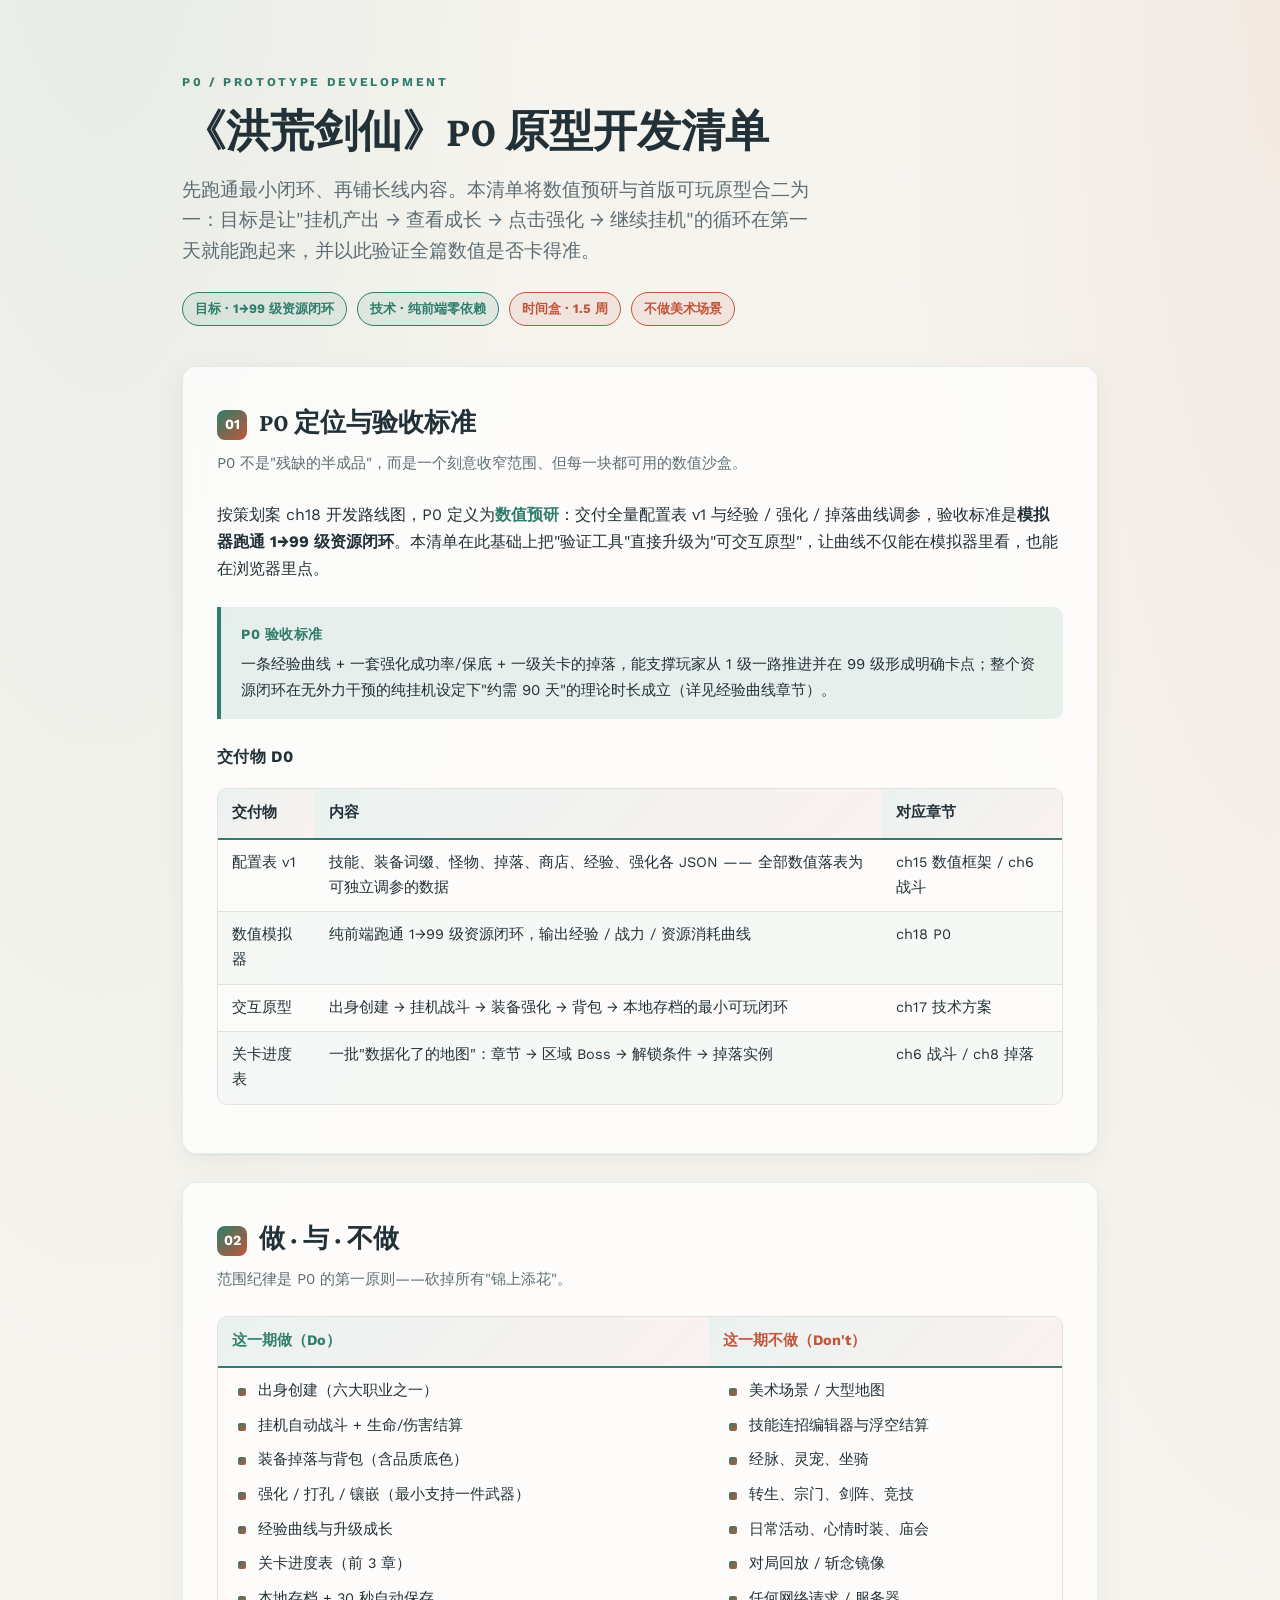
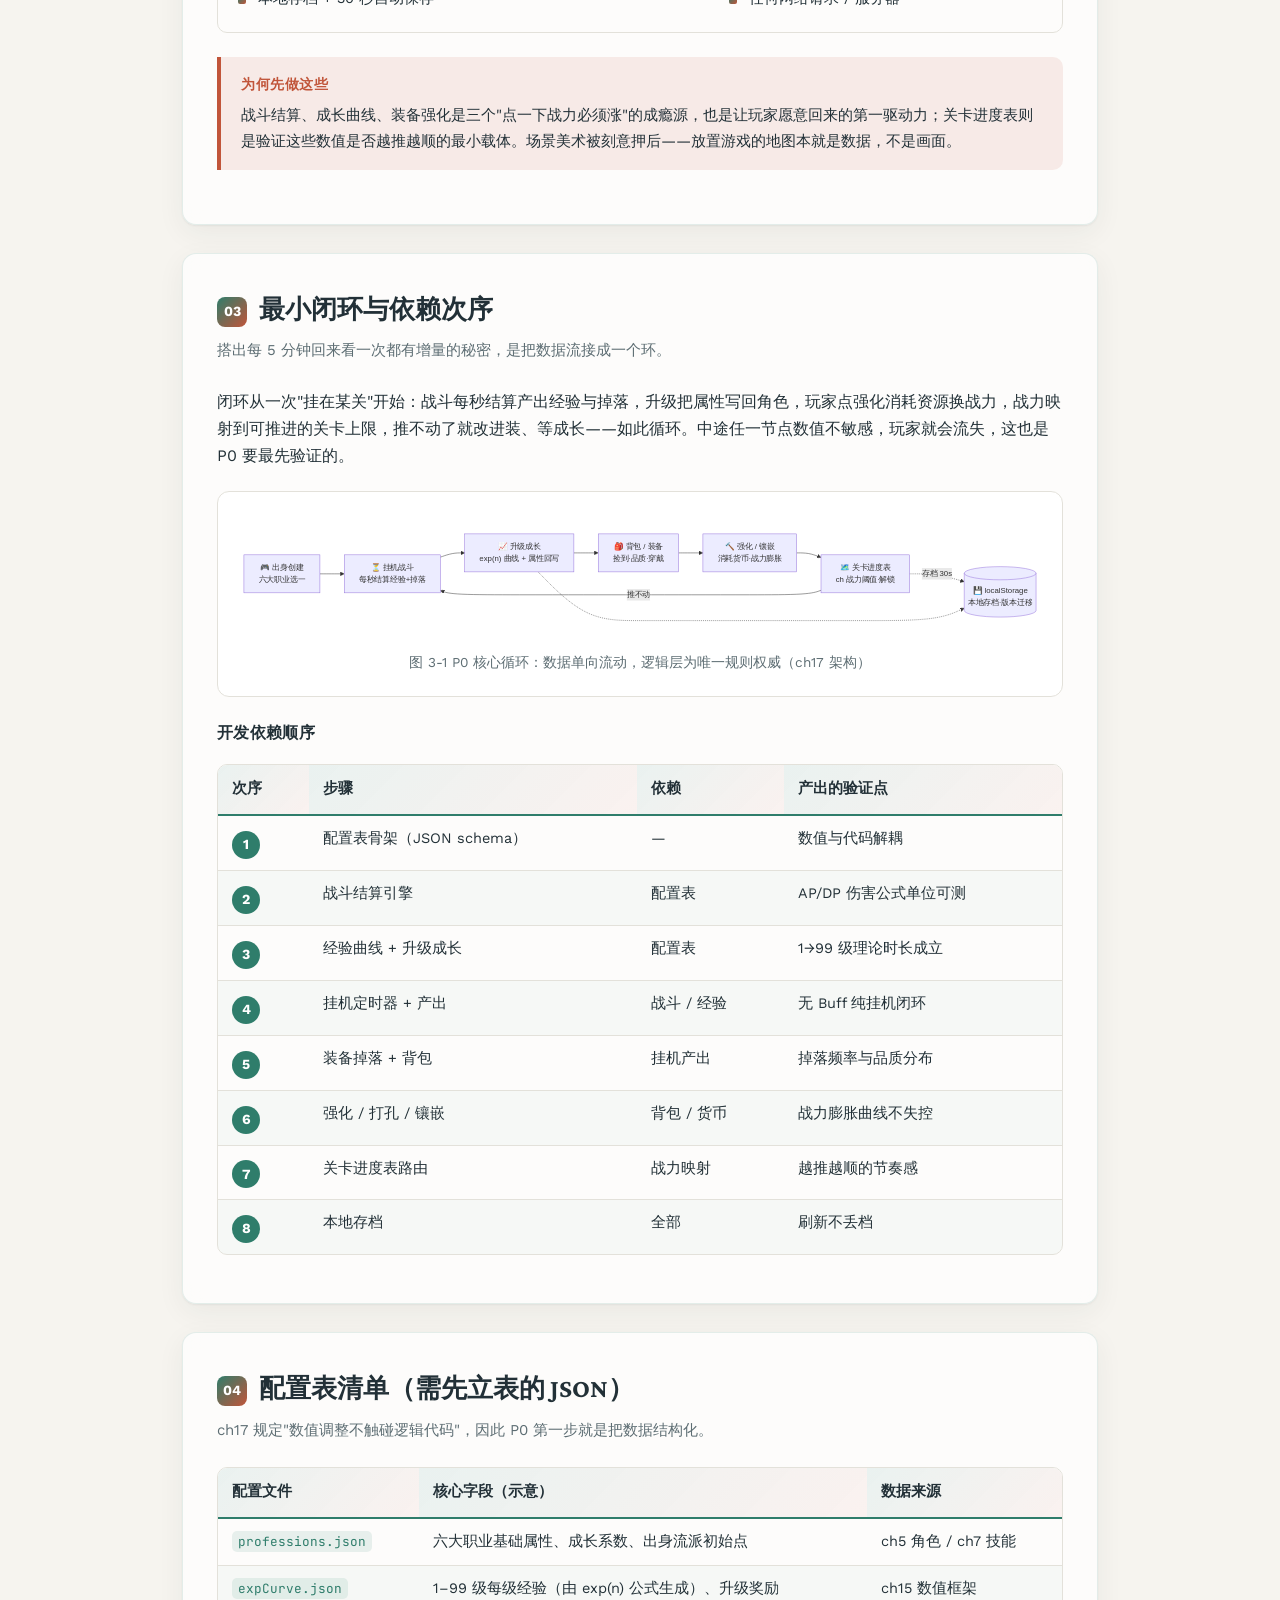
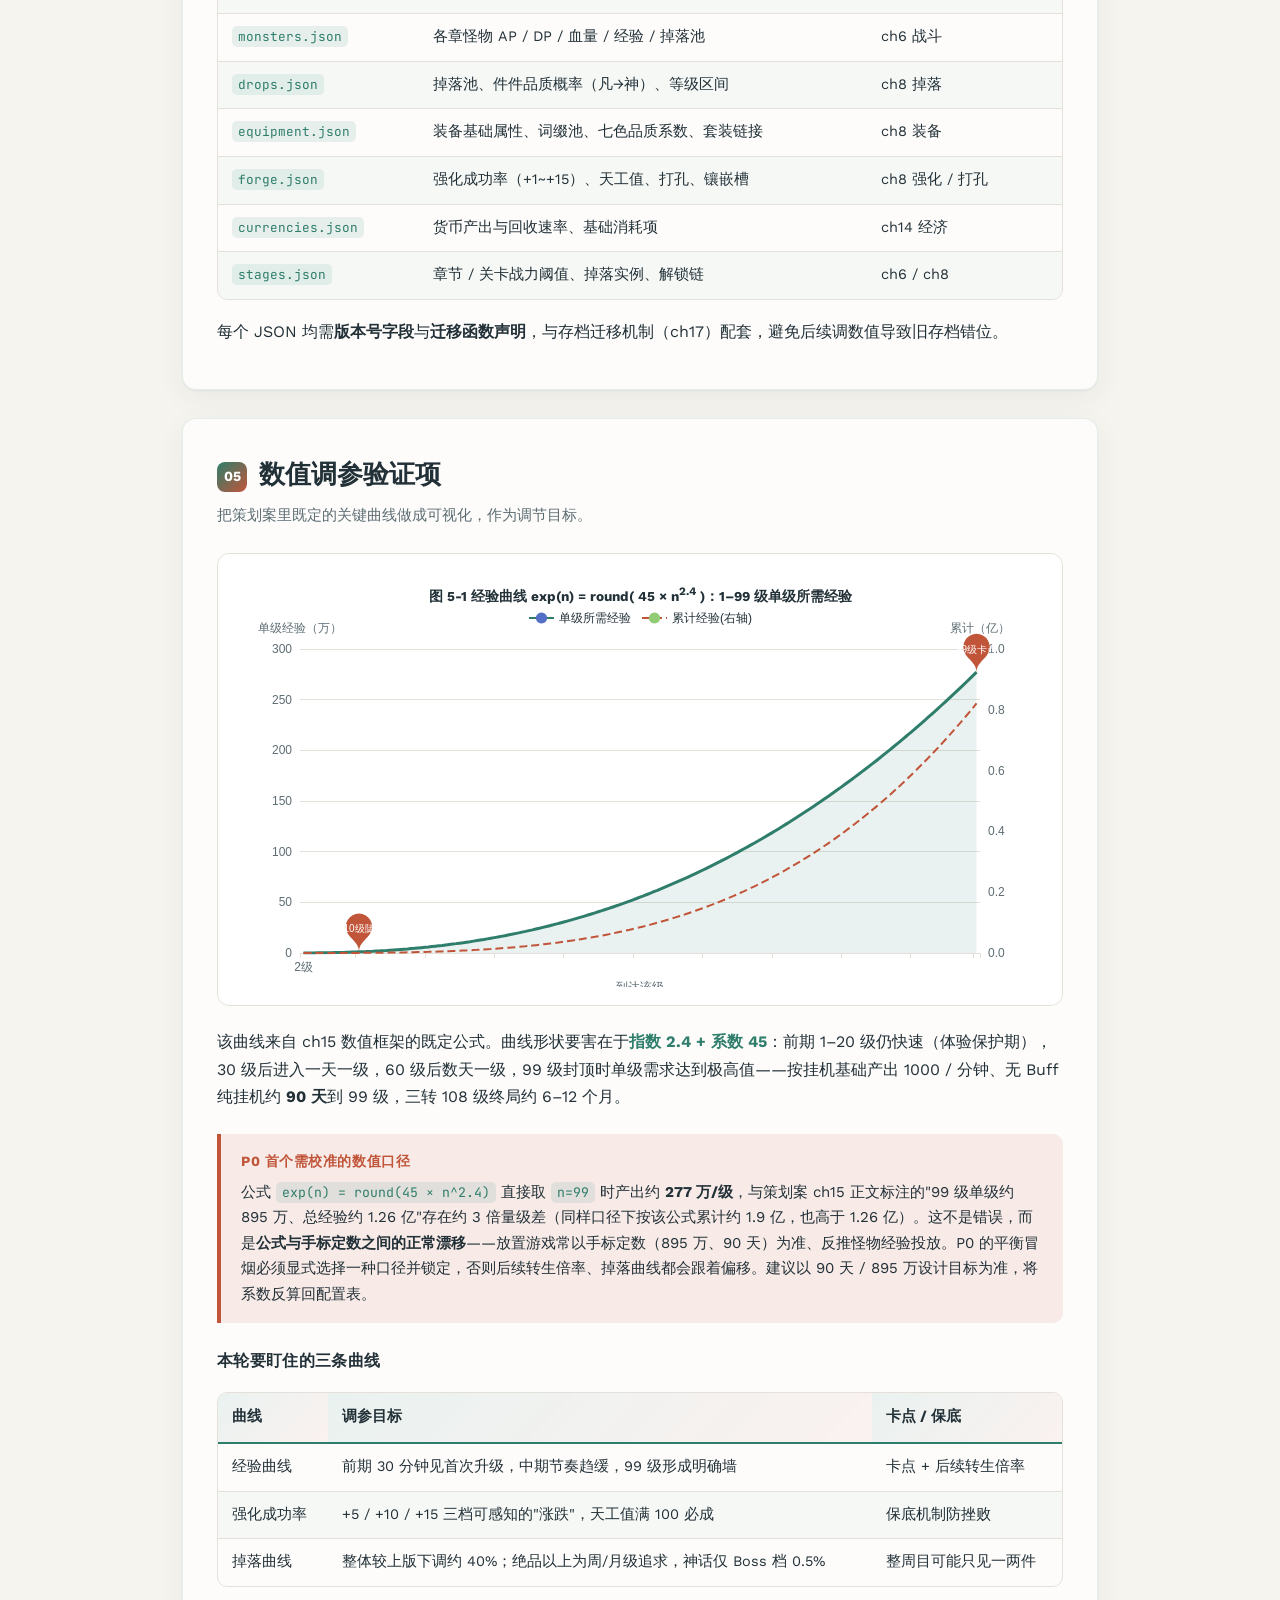
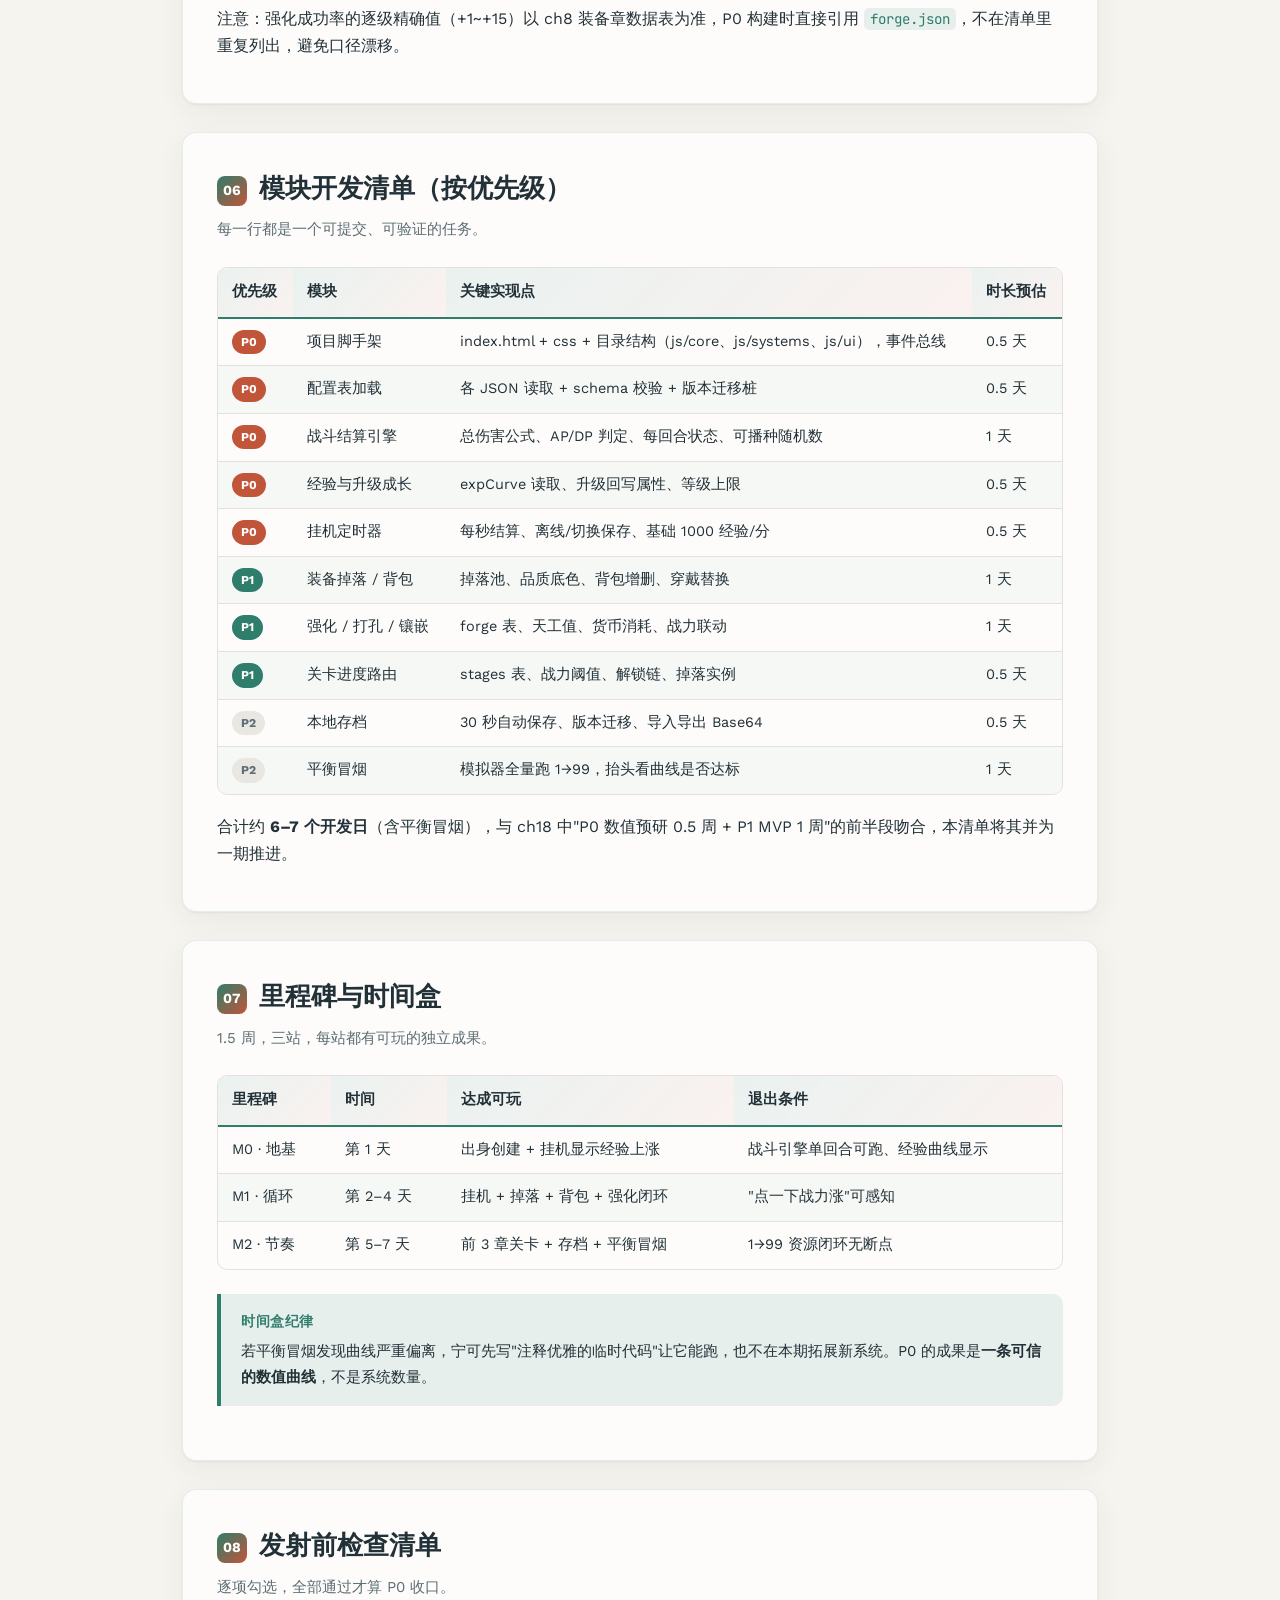
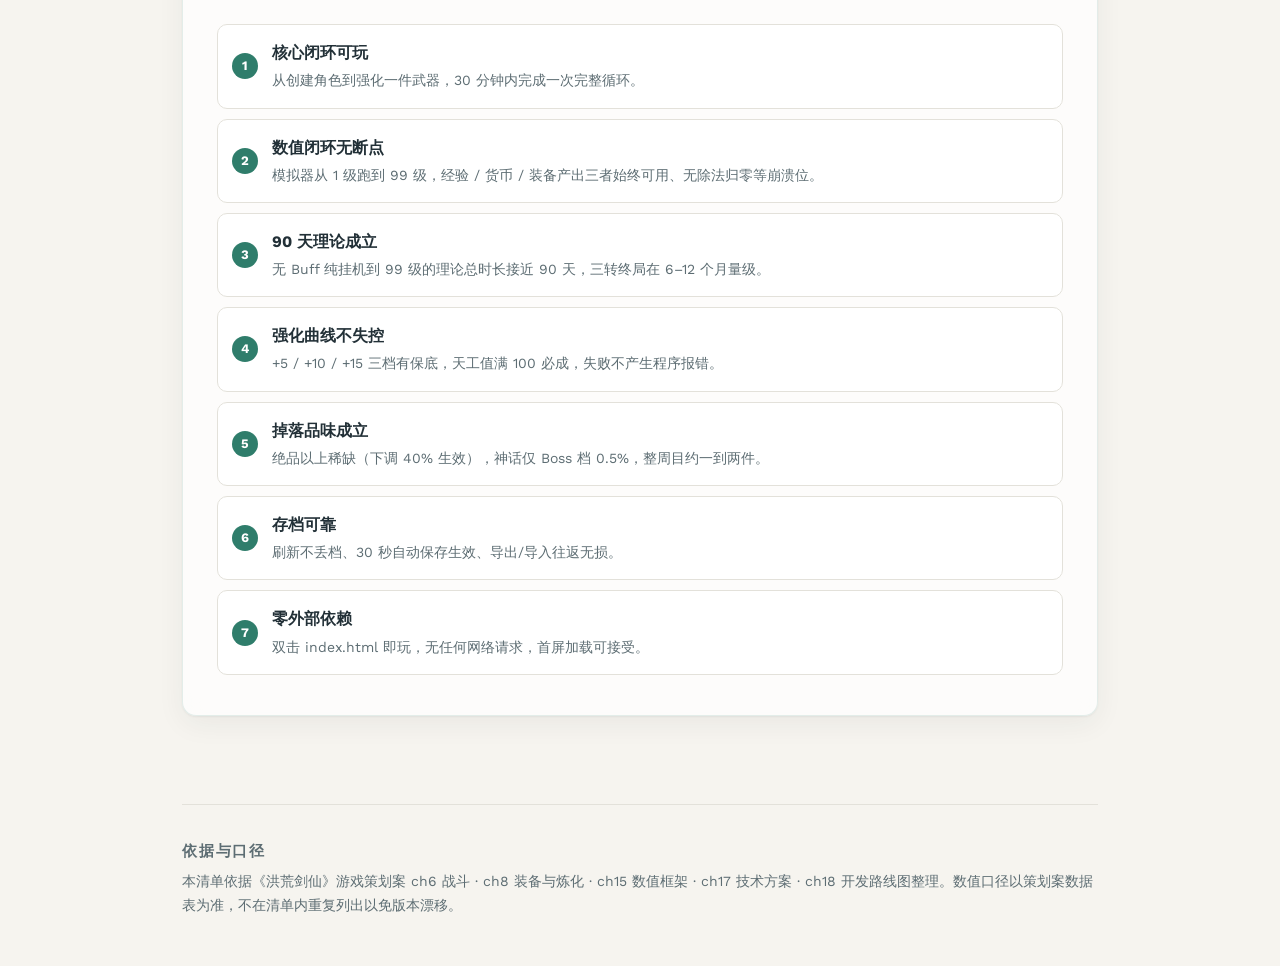
<file: p0-prototype-checklist/p0-prototype-checklist.html>
<!-- Generated by Trae Work -->
<!DOCTYPE html>
<html lang="zh-CN">
<head>
<meta charset="UTF-8">
<meta name="viewport" content="width=device-width, initial-scale=1.0">
<title>《洪荒剑仙》P0 原型开发清单</title>
<style>
  @font-face { font-family:'WorkSans'; src:url('./_shared/fonts/WorkSans-Regular.ttf') format('truetype'); font-weight:400; }
  @font-face { font-family:'WorkSans'; src:url('./_shared/fonts/WorkSans-Italic.ttf') format('truetype'); font-weight:400; font-style:italic; }
  @font-face { font-family:'WorkSans'; src:url('./_shared/fonts/WorkSans-Bold.ttf') format('truetype'); font-weight:700; }
  @font-face { font-family:'WorkSans'; src:url('./_shared/fonts/WorkSans-BoldItalic.ttf') format('truetype'); font-weight:700; font-style:italic; }
  @font-face { font-family:'CrimsonPro'; src:url('./_shared/fonts/CrimsonPro-Regular.ttf') format('truetype'); font-weight:400; }
  @font-face { font-family:'CrimsonPro'; src:url('./_shared/fonts/CrimsonPro-Bold.ttf') format('truetype'); font-weight:700; }
  @font-face { font-family:'CrimsonPro'; src:url('./_shared/fonts/CrimsonPro-Italic.ttf') format('truetype'); font-weight:400; font-style:italic; }
  @font-face { font-family:'JetBrainsMono'; src:url('./_shared/fonts/JetBrainsMono-Regular.ttf') format('truetype'); font-weight:400; }
  @font-face { font-family:'JetBrainsMono'; src:url('./_shared/fonts/JetBrainsMono-Bold.ttf') format('truetype'); font-weight:700; }

  :root{
    --bg:#f6f4ef;
    --bg2:#ffffff;
    --ink:#223037;
    --muted:#5d6d73;
    --rule:#e3e1da;
    --accent:#2f7d6b;
    --accent2:#c1553a;
    --accent-soft:rgba(47,125,107,0.10);
    --accent2-soft:rgba(193,85,58,0.10);
    --shadow:0 1px 2px rgba(34,48,55,0.06), 0 8px 28px rgba(34,48,55,0.06);
  }

  *{box-sizing:border-box;}
  html{scroll-behavior:smooth;}
  body{
    margin:0; background:var(--bg); color:var(--ink);
    font-family:'WorkSans','PingFang SC','Microsoft YaHei',system-ui,sans-serif;
    font-size:16px; line-height:1.7; font-weight:400;
    background-image:
      radial-gradient(ellipse 60% 40% at 8% -5%, rgba(47,125,107,0.08), transparent 60%),
      radial-gradient(ellipse 55% 40% at 100% 0%, rgba(193,85,58,0.07), transparent 55%);
  }

  .wrap{max-width:960px; margin:0 auto; padding:0 22px;}

  header.cover{padding:72px 0 40px;}
  .kicker{font-size:12px; letter-spacing:.22em; text-transform:uppercase; color:var(--accent); font-weight:700; margin:0 0 14px;}
  header.cover h1{font-family:'CrimsonPro','Songti SC','STSong',serif; font-size:44px; line-height:1.15; margin:0 0 18px; font-weight:700;}
  header.cover .sub{font-size:19px; color:var(--muted); max-width:640px; margin:0 0 26px; line-height:1.6;}
  .meta-tags{display:flex; flex-wrap:wrap; gap:10px;}
  .tag{font-size:13px; font-weight:600; padding:5px 12px; border-radius:99px; border:1px solid var(--rule); background:var(--bg2); color:var(--ink);}
  .tag.goal{border-color:var(--accent); color:var(--accent); background:var(--accent-soft);}
  .tag.warn{border-color:var(--accent2); color:var(--accent2); background:var(--accent2-soft);}

  main{padding-bottom:60px;}
  section.card{background:rgba(255,255,255,0.72); backdrop-filter:blur(10px); border:1px solid rgba(47,125,107,0.12); border-radius:14px; box-shadow:var(--shadow); padding:34px 34px 30px; margin-bottom:28px;}

  h2{font-family:'CrimsonPro','Songti SC','STSong',serif; font-size:26px; font-weight:700; margin:0 0 6px;}
  .sec-num{display:inline-flex; align-items:center; justify-content:center; width:30px; height:30px; border-radius:8px; background:linear-gradient(135deg,var(--accent),var(--accent2)); color:#fff; font-family:'WorkSans'; font-weight:700; font-size:14px; margin-right:12px; vertical-align:2px;}
  .sec-desc{color:var(--muted); font-size:15px; margin:0 0 24px;}
  h3{font-size:16px; font-weight:700; margin:30px 0 12px; letter-spacing:.02em;}
  h3:first-of-type{margin-top:6px;}
  p{margin:0 0 14px;}
  strong{font-weight:700;}
  .accent{color:var(--accent);}
  mark.key{background:none; color:var(--accent); font-weight:700;}
  code,.formula{font-family:'JetBrainsMono','Consolas',monospace; font-size:0.88em; background:var(--accent-soft); color:var(--accent); padding:2px 6px; border-radius:5px;}

  /* callout */
  .callout{border-left:4px solid var(--accent2); background:var(--accent2-soft); border-radius:0 10px 10px 0; padding:16px 20px; margin:24px 0;}
  .co-title{font-weight:700; color:var(--accent2); font-size:14px; letter-spacing:.04em; margin-bottom:6px; text-transform:uppercase;}
  .callout p{margin:0; font-size:15px;}
  .callout.green{border-color:var(--accent); background:var(--accent-soft);}
  .callout.green .co-title{color:var(--accent);}

  /* tables */
  .table-wrap{overflow-x:auto; overflow-y:auto; max-height:600px; margin:18px 0; border:1px solid var(--rule); border-radius:10px;}
  table{width:100%; border-collapse:collapse; font-size:14.5px;}
  thead th{background:linear-gradient(135deg,rgba(47,125,107,0.10),rgba(193,85,58,0.08)); color:var(--ink); text-align:left; font-weight:700; padding:12px 14px; border-bottom:2px solid var(--accent); position:sticky; top:0; background-color:var(--bg2); white-space:nowrap;}
  tbody td{padding:11px 14px; border-bottom:1px solid var(--rule); vertical-align:top;}
  tbody tr:last-child td{border-bottom:none;}
  tbody tr:nth-child(even){background:rgba(47,125,107,0.03);}
  td .nowrap,th .nowrap{white-space:nowrap;}
  .pill{display:inline-block; font-size:12px; font-weight:700; padding:2px 9px; border-radius:99px; white-space:nowrap;}
  .pi-hi{background:var(--accent2); color:#fff;}
  .pi-mid{background:var(--accent); color:#fff;}
  .pi-lo{background:#e8e7e2; color:var(--muted);}
  .dot-step{display:inline-flex; align-items:center; justify-content:center; width:28px; height:28px; border-radius:50%; background:var(--accent); color:#fff; font-weight:700; font-size:14px; margin-right:8px; vertical-align:-6px;}

  /* lists */
  ul.clean{margin:0 0 16px; padding-left:0; list-style:none;}
  ul.clean li{position:relative; padding-left:26px; margin-bottom:10px;}
  ul.clean li::before{content:''; position:absolute; left:6px; top:0.62em; width:8px; height:8px; border-radius:2px; background:linear-gradient(135deg,var(--accent),var(--accent2));}
  ol.checklist{margin:0; padding-left:0; list-style:none; counter-reset:chk;}
  ol.checklist li{position:relative; padding:14px 16px 14px 54px; margin-bottom:10px; background:var(--bg2); border:1px solid var(--rule); border-radius:10px; counter-increment:chk;}
  ol.checklist li::before{content:counter(chk); position:absolute; left:14px; top:50%; transform:translateY(-50%); width:26px; height:26px; border-radius:50%; background:var(--accent); color:#fff; font-weight:700; font-size:13px; display:flex; align-items:center; justify-content:center;}
  ol.checklist li .chk-title{font-weight:700;}
  ol.checklist li .chk-desc{color:var(--muted); font-size:14px;}

  /* mermaid */
  .diagram{margin:22px 0; background:var(--bg2); border:1px solid var(--rule); border-radius:12px; padding:22px; text-align:center; overflow-x:auto;}
  .diagram figcaption,.chart-figure figcaption{font-size:0.85rem; color:var(--muted); margin-top:10px;}
  .chart-figure{margin:22px 0; background:var(--bg2); border:1px solid var(--rule); border-radius:12px; padding:18px;}
  .chart-figure figcaption{font-weight:600; color:var(--ink); text-align:center;}

  footer{border-top:1px solid var(--rule); padding:34px 0 50px; color:var(--muted);}
  footer h2{font-size:15px; text-transform:uppercase; letter-spacing:.12em;}
  footer .notes{font-size:14px; line-height:1.7;}

  @media (max-width:600px){
    header.cover h1{font-size:32px;}
    section.card{padding:26px 20px;}
    thead th{white-space:normal;}
  }
  @media print{
    section.card{box-shadow:none; border:none;}
    .diagram,.chart-figure{page-break-inside:avoid;}
  }
</style>
</head>
<body>

<div class="wrap">

  <header class="cover">
    <p class="kicker">P0 / Prototype Development</p>
    <h1>《洪荒剑仙》P0 原型开发清单</h1>
    <p class="sub">先跑通最小闭环、再铺长线内容。本清单将数值预研与首版可玩原型合二为一：目标是让"挂机产出 → 查看成长 → 点击强化 → 继续挂机"的循环在第一天就能跑起来，并以此验证全篇数值是否卡得准。</p>
    <div class="meta-tags">
      <span class="tag goal">目标 · 1→99 级资源闭环</span>
      <span class="tag goal">技术 · 纯前端零依赖</span>
      <span class="tag warn">时间盒 · 1.5 周</span>
      <span class="tag warn">不做美术场景</span>
    </div>
  </header>

  <main>

    <section class="card" id="s1">
      <h2><span class="sec-num">01</span>P0 定位与验收标准</h2>
      <p class="sec-desc">P0 不是"残缺的半成品"，而是一个刻意收窄范围、但每一块都可用的数值沙盒。</p>
      <p>按策划案 ch18 开发路线图，P0 定义为<mark class="key">数值预研</mark>：交付全量配置表 v1 与经验 / 强化 / 掉落曲线调参，验收标准是<strong>模拟器跑通 1→99 级资源闭环</strong>。本清单在此基础上把"验证工具"直接升级为"可交互原型"，让曲线不仅能在模拟器里看，也能在浏览器里点。</p>
      <div class="callout green">
        <div class="co-title">P0 验收标准</div>
        <p>一条经验曲线 + 一套强化成功率/保底 + 一级关卡的掉落，能支撑玩家从 1 级一路推进并在 99 级形成明确卡点；整个资源闭环在无外力干预的纯挂机设定下"约需 90 天"的理论时长成立（详见经验曲线章节）。</p>
      </div>
      <h3>交付物 D0</h3>
      <div class="table-wrap">
        <table>
          <thead><tr><th>交付物</th><th>内容</th><th>对应章节</th></tr></thead>
          <tbody>
            <tr><td class="nowrap">配置表 v1</td><td>技能、装备词缀、怪物、掉落、商店、经验、强化各 JSON —— 全部数值落表为可独立调参的数据</td><td>ch15 数值框架 / ch6 战斗</td></tr>
            <tr><td class="nowrap">数值模拟器</td><td>纯前端跑通 1→99 级资源闭环，输出经验 / 战力 / 资源消耗曲线</td><td>ch18 P0</td></tr>
            <tr><td class="nowrap">交互原型</td><td>出身创建 → 挂机战斗 → 装备强化 → 背包 → 本地存档的最小可玩闭环</td><td>ch17 技术方案</td></tr>
            <tr><td class="nowrap">关卡进度表</td><td>一批"数据化了的地图"：章节 → 区域 Boss → 解锁条件 → 掉落实例</td><td>ch6 战斗 / ch8 掉落</td></tr>
          </tbody>
        </table>
      </div>
    </section>

    <section class="card" id="s2">
      <h2><span class="sec-num">02</span>做 · 与 · 不做</h2>
      <p class="sec-desc">范围纪律是 P0 的第一原则——砍掉所有"锦上添花"。</p>
      <div class="table-wrap">
        <table>
          <thead><tr><th style="color:var(--accent)">这一期做（Do）</th><th style="color:var(--accent2)">这一期不做（Don't）</th></tr></thead>
          <tbody>
            <tr>
              <td>
                <ul class="clean" style="margin:0">
                  <li>出身创建（六大职业之一）</li>
                  <li>挂机自动战斗 + 生命/伤害结算</li>
                  <li>装备掉落与背包（含品质底色）</li>
                  <li>强化 / 打孔 / 镶嵌（最小支持一件武器）</li>
                  <li>经验曲线与升级成长</li>
                  <li>关卡进度表（前 3 章）</li>
                  <li>本地存档 + 30 秒自动保存</li>
                </ul>
              </td>
              <td>
                <ul class="clean" style="margin:0">
                  <li>美术场景 / 大型地图</li>
                  <li>技能连招编辑器与浮空结算</li>
                  <li>经脉、灵宠、坐骑</li>
                  <li>转生、宗门、剑阵、竞技</li>
                  <li>日常活动、心情时装、庙会</li>
                  <li>对局回放 / 斩念镜像</li>
                  <li>任何网络请求 / 服务器</li>
                </ul>
              </td>
            </tr>
          </tbody>
        </table>
      </div>
      <div class="callout">
        <div class="co-title">为何先做这些</div>
        <p>战斗结算、成长曲线、装备强化是三个"点一下战力必须涨"的成瘾源，也是让玩家愿意回来的第一驱动力；关卡进度表则是验证这些数值是否越推越顺的最小载体。场景美术被刻意押后——放置游戏的地图本就是数据，不是画面。</p>
      </div>
    </section>

    <section class="card" id="s3">
      <h2><span class="sec-num">03</span>最小闭环与依赖次序</h2>
      <p class="sec-desc">搭出每 5 分钟回来看一次都有增量的秘密，是把数据流接成一个环。</p>
      <p>闭环从一次"挂在某关"开始：战斗每秒结算产出经验与掉落，升级把属性写回角色，玩家点强化消耗资源换战力，战力映射到可推进的关卡上限，推不动了就改进装、等成长——如此循环。中途任一节点数值不敏感，玩家就会流失，这也是 P0 要最先验证的。</p>
      <figure class="diagram">
        <pre class="mermaid">
flowchart LR
    A["🎮 出身创建<br/>六大职业选一"] --> B["⏳ 挂机战斗<br/>每秒结算经验+掉落"]
    B --> C["📈 升级成长<br/>exp(n) 曲线 + 属性回写"]
    C --> D["🎒 背包 / 装备<br/>捡到·品质·穿戴"]
    D --> E["🔨 强化 / 镶嵌<br/>消耗货币·战力膨胀"]
    E --> F["🗺️ 关卡进度表<br/>ch 战力阈值·解锁"]
    F -->|"推不动"| B
    F -.->|"存档 30s"| G[("💾 localStorage<br/>本地存档·版本迁移")]
    C -.-> G
        </pre>
        <figcaption>图 3-1 P0 核心循环：数据单向流动，逻辑层为唯一规则权威（ch17 架构）</figcaption>
      </figure>
      <h3>开发依赖顺序</h3>
      <div class="table-wrap">
        <table>
          <thead><tr><th>次序</th><th>步骤</th><th>依赖</th><th class="nowrap">产出的验证点</th></tr></thead>
          <tbody>
            <tr><td><span class="dot-step">1</span></td><td>配置表骨架（JSON schema）</td><td>—</td><td>数值与代码解耦</td></tr>
            <tr><td><span class="dot-step">2</span></td><td>战斗结算引擎</td><td>配置表</td><td>AP/DP 伤害公式单位可测</td></tr>
            <tr><td><span class="dot-step">3</span></td><td>经验曲线 + 升级成长</td><td>配置表</td><td>1→99 级理论时长成立</td></tr>
            <tr><td><span class="dot-step">4</span></td><td>挂机定时器 + 产出</td><td>战斗 / 经验</td><td>无 Buff 纯挂机闭环</td></tr>
            <tr><td><span class="dot-step">5</span></td><td>装备掉落 + 背包</td><td>挂机产出</td><td>掉落频率与品质分布</td></tr>
            <tr><td><span class="dot-step">6</span></td><td>强化 / 打孔 / 镶嵌</td><td>背包 / 货币</td><td>战力膨胀曲线不失控</td></tr>
            <tr><td><span class="dot-step">7</span></td><td>关卡进度表路由</td><td>战力映射</td><td>越推越顺的节奏感</td></tr>
            <tr><td><span class="dot-step">8</span></td><td>本地存档</td><td>全部</td><td>刷新不丢档</td></tr>
          </tbody>
        </table>
      </div>
    </section>

    <section class="card" id="s4">
      <h2><span class="sec-num">04</span>配置表清单（需先立表的 JSON）</h2>
      <p class="sec-desc">ch17 规定"数值调整不触碰逻辑代码"，因此 P0 第一步就是把数据结构化。</p>
      <div class="table-wrap">
        <table>
          <thead><tr><th>配置文件</th><th>核心字段（示意）</th><th class="nowrap">数据来源</th></tr></thead>
          <tbody>
            <tr><td class="nowrap"><code>professions.json</code></td><td>六大职业基础属性、成长系数、出身流派初始点</td><td>ch5 角色 / ch7 技能</td></tr>
            <tr><td class="nowrap"><code>expCurve.json</code></td><td>1–99 级每级经验（由 exp(n) 公式生成）、升级奖励</td><td>ch15 数值框架</td></tr>
            <tr><td class="nowrap"><code>monsters.json</code></td><td>各章怪物 AP / DP / 血量 / 经验 / 掉落池</td><td>ch6 战斗</td></tr>
            <tr><td class="nowrap"><code>drops.json</code></td><td>掉落池、件件品质概率（凡→神）、等级区间</td><td>ch8 掉落</td></tr>
            <tr><td class="nowrap"><code>equipment.json</code></td><td>装备基础属性、词缀池、七色品质系数、套装链接</td><td>ch8 装备</td></tr>
            <tr><td class="nowrap"><code>forge.json</code></td><td>强化成功率（+1~+15）、天工值、打孔、镶嵌槽</td><td>ch8 强化 / 打孔</td></tr>
            <tr><td class="nowrap"><code>currencies.json</code></td><td>货币产出与回收速率、基础消耗项</td><td>ch14 经济</td></tr>
            <tr><td class="nowrap"><code>stages.json</code></td><td>章节 / 关卡战力阈值、掉落实例、解锁链</td><td>ch6 / ch8</td></tr>
          </tbody>
        </table>
      </div>
      <p>每个 JSON 均需<b>版本号字段</b>与<b>迁移函数声明</b>，与存档迁移机制（ch17）配套，避免后续调数值导致旧存档错位。</p>
    </section>

    <section class="card" id="s5">
      <h2><span class="sec-num">05</span>数值调参验证项</h2>
      <p class="sec-desc">把策划案里既定的关键曲线做成可视化，作为调节目标。</p>

      <figure class="chart-figure">
        <figcaption>图 5-1 经验曲线 exp(n) = round( 45 × n<sup>2.4</sup> )：1–99 级单级所需经验</figcaption>
        <div id="chart-exp" style="width:100%;min-height:380px"></div>
      </figure>

      <p>该曲线来自 ch15 数值框架的既定公式。曲线形状要害在于<mark class="key">指数 2.4 + 系数 45</mark>：前期 1–20 级仍快速（体验保护期），30 级后进入一天一级，60 级后数天一级，99 级封顶时单级需求达到极高值——按挂机基础产出 1000 / 分钟、无 Buff 纯挂机约 <strong>90 天</strong>到 99 级，三转 108 级终局约 6–12 个月。</p>

      <div class="callout">
        <div class="co-title">P0 首个需校准的数值口径</div>
        <p>公式 <code>exp(n) = round(45 × n^2.4)</code> 直接取 <code>n=99</code> 时产出约 <strong>277 万/级</strong>，与策划案 ch15 正文标注的"99 级单级约 895 万、总经验约 1.26 亿"存在约 3 倍量级差（同样口径下按该公式累计约 1.9 亿，也高于 1.26 亿）。这不是错误，而是<strong>公式与手标定数之间的正常漂移</strong>——放置游戏常以手标定数（895 万、90 天）为准、反推怪物经验投放。P0 的平衡冒烟必须显式选择一种口径并锁定，否则后续转生倍率、掉落曲线都会跟着偏移。建议以 90 天 / 895 万设计目标为准，将系数反算回配置表。</p>
      </div>

      <h3>本轮要盯住的三条曲线</h3>
      <div class="table-wrap">
        <table>
          <thead><tr><th>曲线</th><th>调参目标</th><th class="nowrap">卡点 / 保底</th></tr></thead>
          <tbody>
            <tr><td class="nowrap">经验曲线</td><td>前期 30 分钟见首次升级，中期节奏趋缓，99 级形成明确墙</td><td>卡点 + 后续转生倍率</td></tr>
            <tr><td class="nowrap">强化成功率</td><td>+5 / +10 / +15 三档可感知的"涨跌"，天工值满 100 必成</td><td>保底机制防挫败</td></tr>
            <tr><td class="nowrap">掉落曲线</td><td>整体较上版下调约 40%；绝品以上为周/月级追求，神话仅 Boss 档 0.5%</td><td>整周目可能只见一两件</td></tr>
          </tbody>
        </table>
      </div>
      <p>注意：强化成功率的逐级精确值（+1~+15）以 ch8 装备章数据表为准，P0 构建时直接引用 <code>forge.json</code>，不在清单里重复列出，避免口径漂移。</p>
    </section>

    <section class="card" id="s6">
      <h2><span class="sec-num">06</span>模块开发清单（按优先级）</h2>
      <p class="sec-desc">每一行都是一个可提交、可验证的任务。</p>
      <div class="table-wrap">
        <table>
          <thead><tr><th class="nowrap">优先级</th><th>模块</th><th>关键实现点</th><th class="nowrap">时长预估</th></tr></thead>
          <tbody>
            <tr><td><span class="pill pi-hi">P0</span></td><td>项目脚手架</td><td>index.html + css + 目录结构（js/core、js/systems、js/ui），事件总线</td><td class="nowrap">0.5 天</td></tr>
            <tr><td><span class="pill pi-hi">P0</span></td><td>配置表加载</td><td>各 JSON 读取 + schema 校验 + 版本迁移桩</td><td class="nowrap">0.5 天</td></tr>
            <tr><td><span class="pill pi-hi">P0</span></td><td>战斗结算引擎</td><td>总伤害公式、AP/DP 判定、每回合状态、可播种随机数</td><td class="nowrap">1 天</td></tr>
            <tr><td><span class="pill pi-hi">P0</span></td><td>经验与升级成长</td><td>expCurve 读取、升级回写属性、等级上限</td><td class="nowrap">0.5 天</td></tr>
            <tr><td><span class="pill pi-hi">P0</span></td><td>挂机定时器</td><td>每秒结算、离线/切换保存、基础 1000 经验/分</td><td class="nowrap">0.5 天</td></tr>
            <tr><td><span class="pill pi-mid">P1</span></td><td>装备掉落 / 背包</td><td>掉落池、品质底色、背包增删、穿戴替换</td><td class="nowrap">1 天</td></tr>
            <tr><td><span class="pill pi-mid">P1</span></td><td>强化 / 打孔 / 镶嵌</td><td>forge 表、天工值、货币消耗、战力联动</td><td class="nowrap">1 天</td></tr>
            <tr><td><span class="pill pi-mid">P1</span></td><td>关卡进度路由</td><td>stages 表、战力阈值、解锁链、掉落实例</td><td class="nowrap">0.5 天</td></tr>
            <tr><td><span class="pill pi-lo">P2</span></td><td>本地存档</td><td>30 秒自动保存、版本迁移、导入导出 Base64</td><td class="nowrap">0.5 天</td></tr>
            <tr><td><span class="pill pi-lo">P2</span></td><td>平衡冒烟</td><td>模拟器全量跑 1→99，抬头看曲线是否达标</td><td class="nowrap">1 天</td></tr>
          </tbody>
        </table>
      </div>
      <p>合计约 <strong>6–7 个开发日</strong>（含平衡冒烟），与 ch18 中"P0 数值预研 0.5 周 + P1 MVP 1 周"的前半段吻合，本清单将其并为一期推进。</p>
    </section>

    <section class="card" id="s7">
      <h2><span class="sec-num">07</span>里程碑与时间盒</h2>
      <p class="sec-desc">1.5 周，三站，每站都有可玩的独立成果。</p>
      <div class="table-wrap">
        <table>
          <thead><tr><th>里程碑</th><th>时间</th><th>达成可玩</th><th class="nowrap">退出条件</th></tr></thead>
          <tbody>
            <tr><td class="nowrap">M0 · 地基</td><td>第 1 天</td><td>出身创建 + 挂机显示经验上涨</td><td>战斗引擎单回合可跑、经验曲线显示</td></tr>
            <tr><td class="nowrap">M1 · 循环</td><td>第 2–4 天</td><td>挂机 + 掉落 + 背包 + 强化闭环</td><td>"点一下战力涨"可感知</td></tr>
            <tr><td class="nowrap">M2 · 节奏</td><td>第 5–7 天</td><td>前 3 章关卡 + 存档 + 平衡冒烟</td><td>1→99 资源闭环无断点</td></tr>
          </tbody>
        </table>
      </div>
      <div class="callout green">
        <div class="co-title">时间盒纪律</div>
        <p>若平衡冒烟发现曲线严重偏离，宁可先写"注释优雅的临时代码"让它能跑，也不在本期拓展新系统。P0 的成果是<strong>一条可信的数值曲线</strong>，不是系统数量。</p>
      </div>
    </section>

    <section class="card" id="s8">
      <h2><span class="sec-num">08</span>发射前检查清单</h2>
      <p class="sec-desc">逐项勾选，全部通过才算 P0 收口。</p>
      <ol class="checklist">
        <li><span class="chk-title">核心闭环可玩</span><br><span class="chk-desc">从创建角色到强化一件武器，30 分钟内完成一次完整循环。</span></li>
        <li><span class="chk-title">数值闭环无断点</span><br><span class="chk-desc">模拟器从 1 级跑到 99 级，经验 / 货币 / 装备产出三者始终可用、无除法归零等崩溃位。</span></li>
        <li><span class="chk-title">90 天理论成立</span><br><span class="chk-desc">无 Buff 纯挂机到 99 级的理论总时长接近 90 天，三转终局在 6–12 个月量级。</span></li>
        <li><span class="chk-title">强化曲线不失控</span><br><span class="chk-desc">+5 / +10 / +15 三档有保底，天工值满 100 必成，失败不产生程序报错。</span></li>
        <li><span class="chk-title">掉落品味成立</span><br><span class="chk-desc">绝品以上稀缺（下调 40% 生效），神话仅 Boss 档 0.5%，整周目约一到两件。</span></li>
        <li><span class="chk-title">存档可靠</span><br><span class="chk-desc">刷新不丢档、30 秒自动保存生效、导出/导入往返无损。</span></li>
        <li><span class="chk-title">零外部依赖</span><br><span class="chk-desc">双击 index.html 即玩，无任何网络请求，首屏加载可接受。</span></li>
      </ol>
    </section>

  </main>

  <footer>
    <h2>依据与口径</h2>
    <div class="notes">
      本清单依据《洪荒剑仙》游戏策划案 ch6 战斗 · ch8 装备与炼化 · ch15 数值框架 · ch17 技术方案 · ch18 开发路线图整理。数值口径以策划案数据表为准，不在清单内重复列出以免版本漂移。
    </div>
  </footer>

</div>

<!-- REQUIRED: place before </body>, before assets/charts.js -->
<script src="./_shared/js/mermaid.min.js"></script>
<script src="./_shared/js/echarts.min.js"></script>
<script src="assets/charts.js"></script>
</body>
</html>
</file>
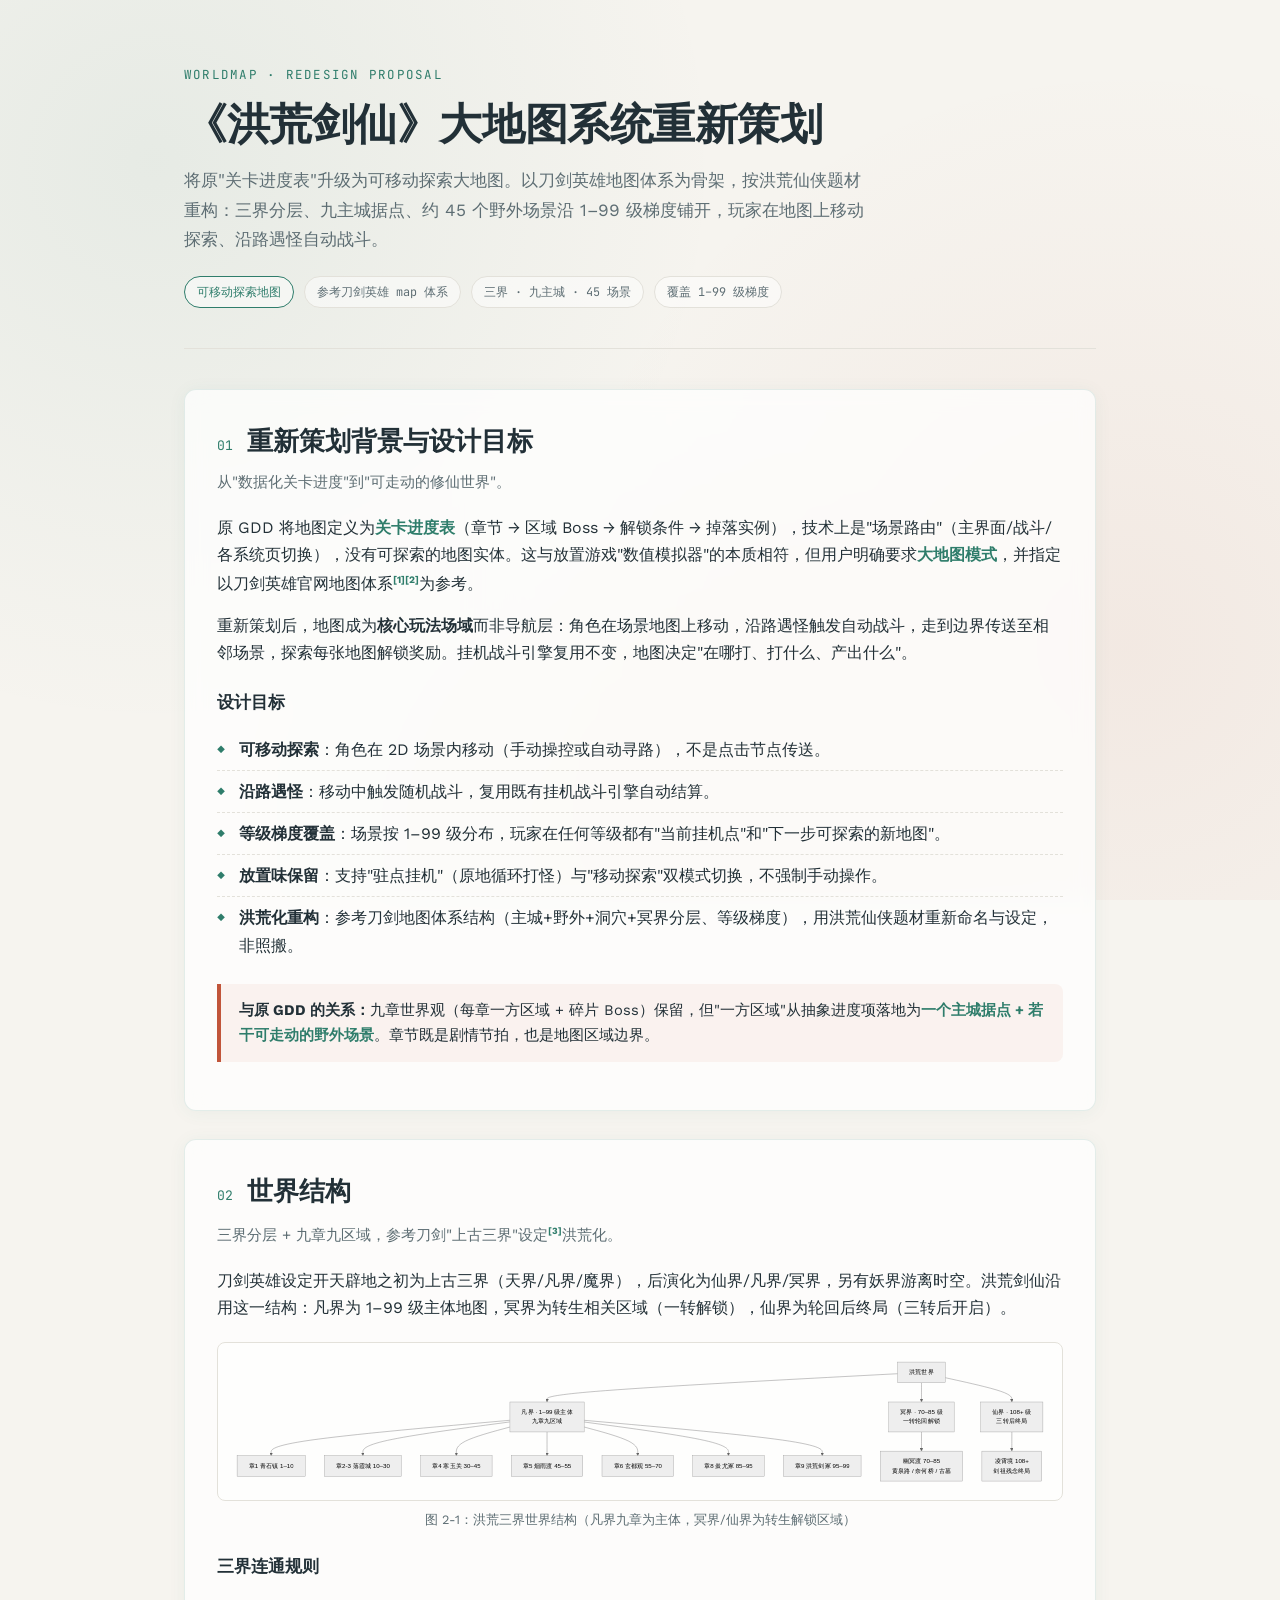
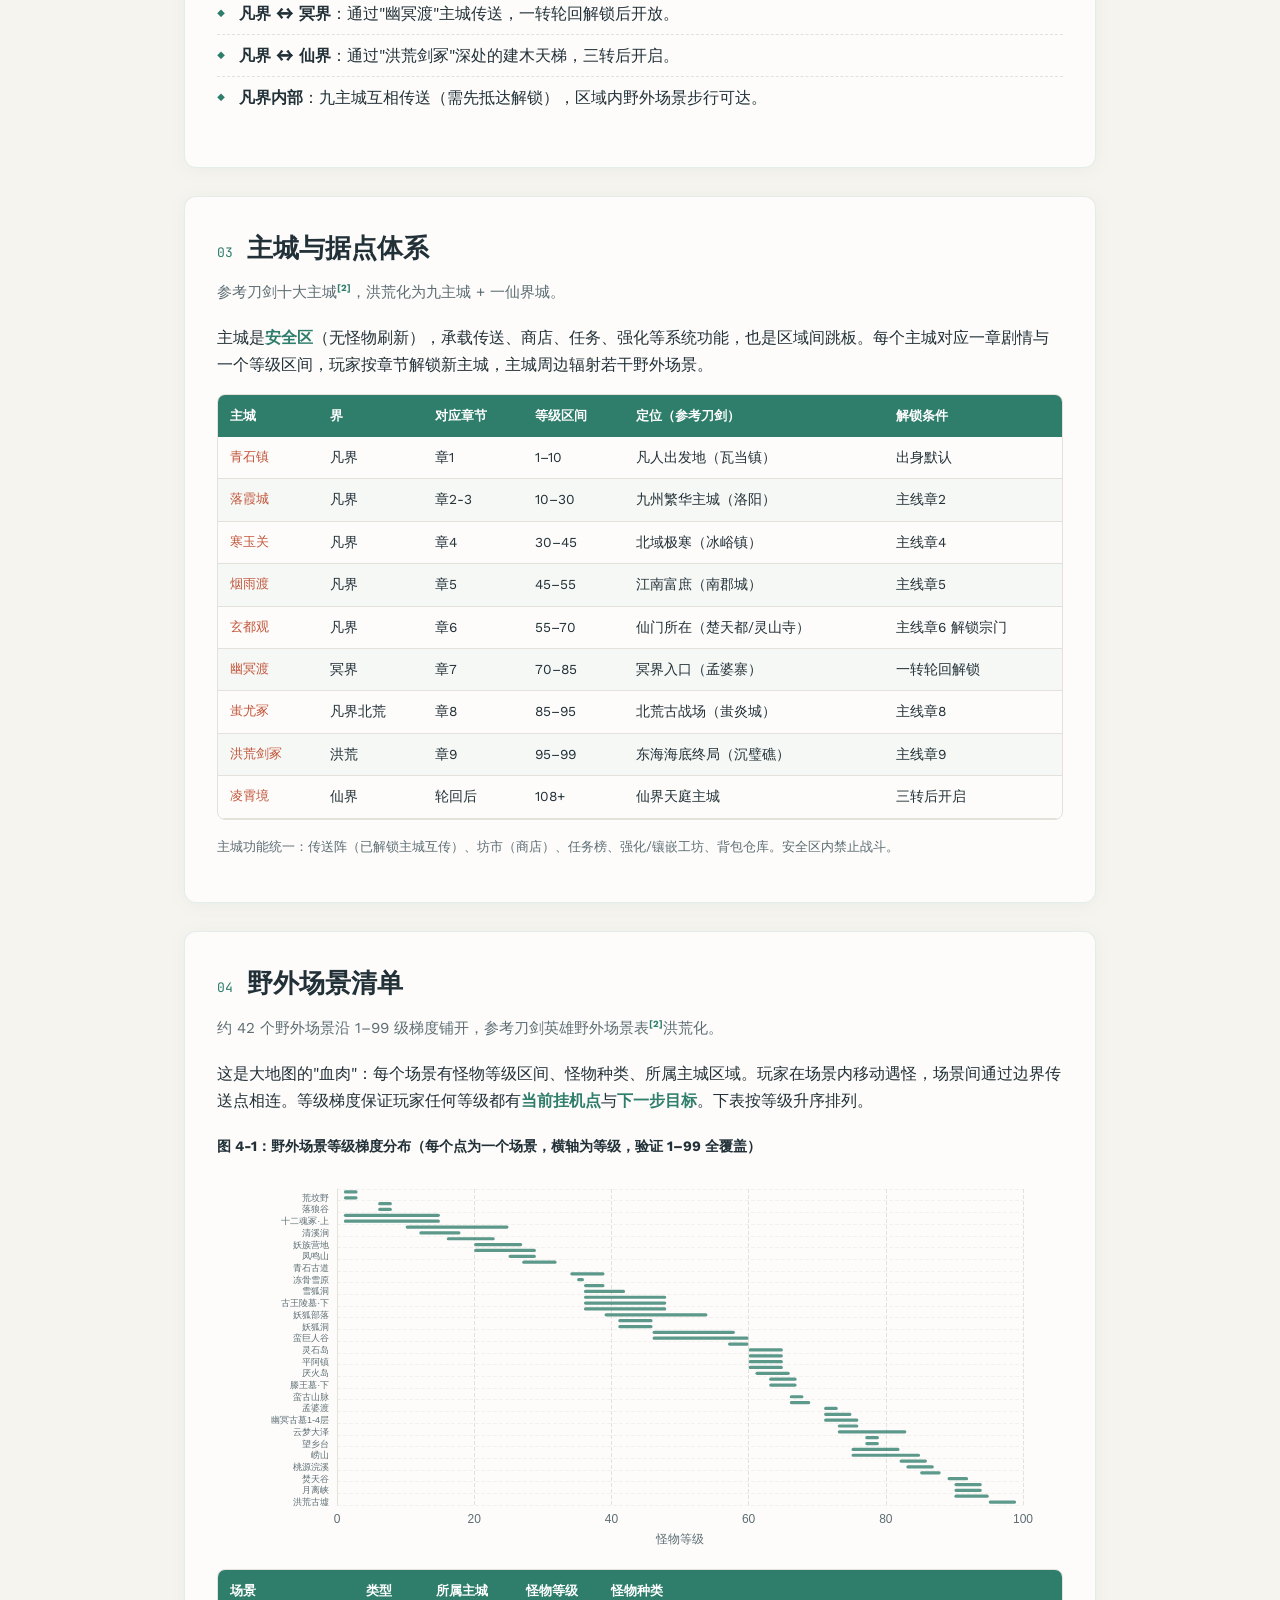
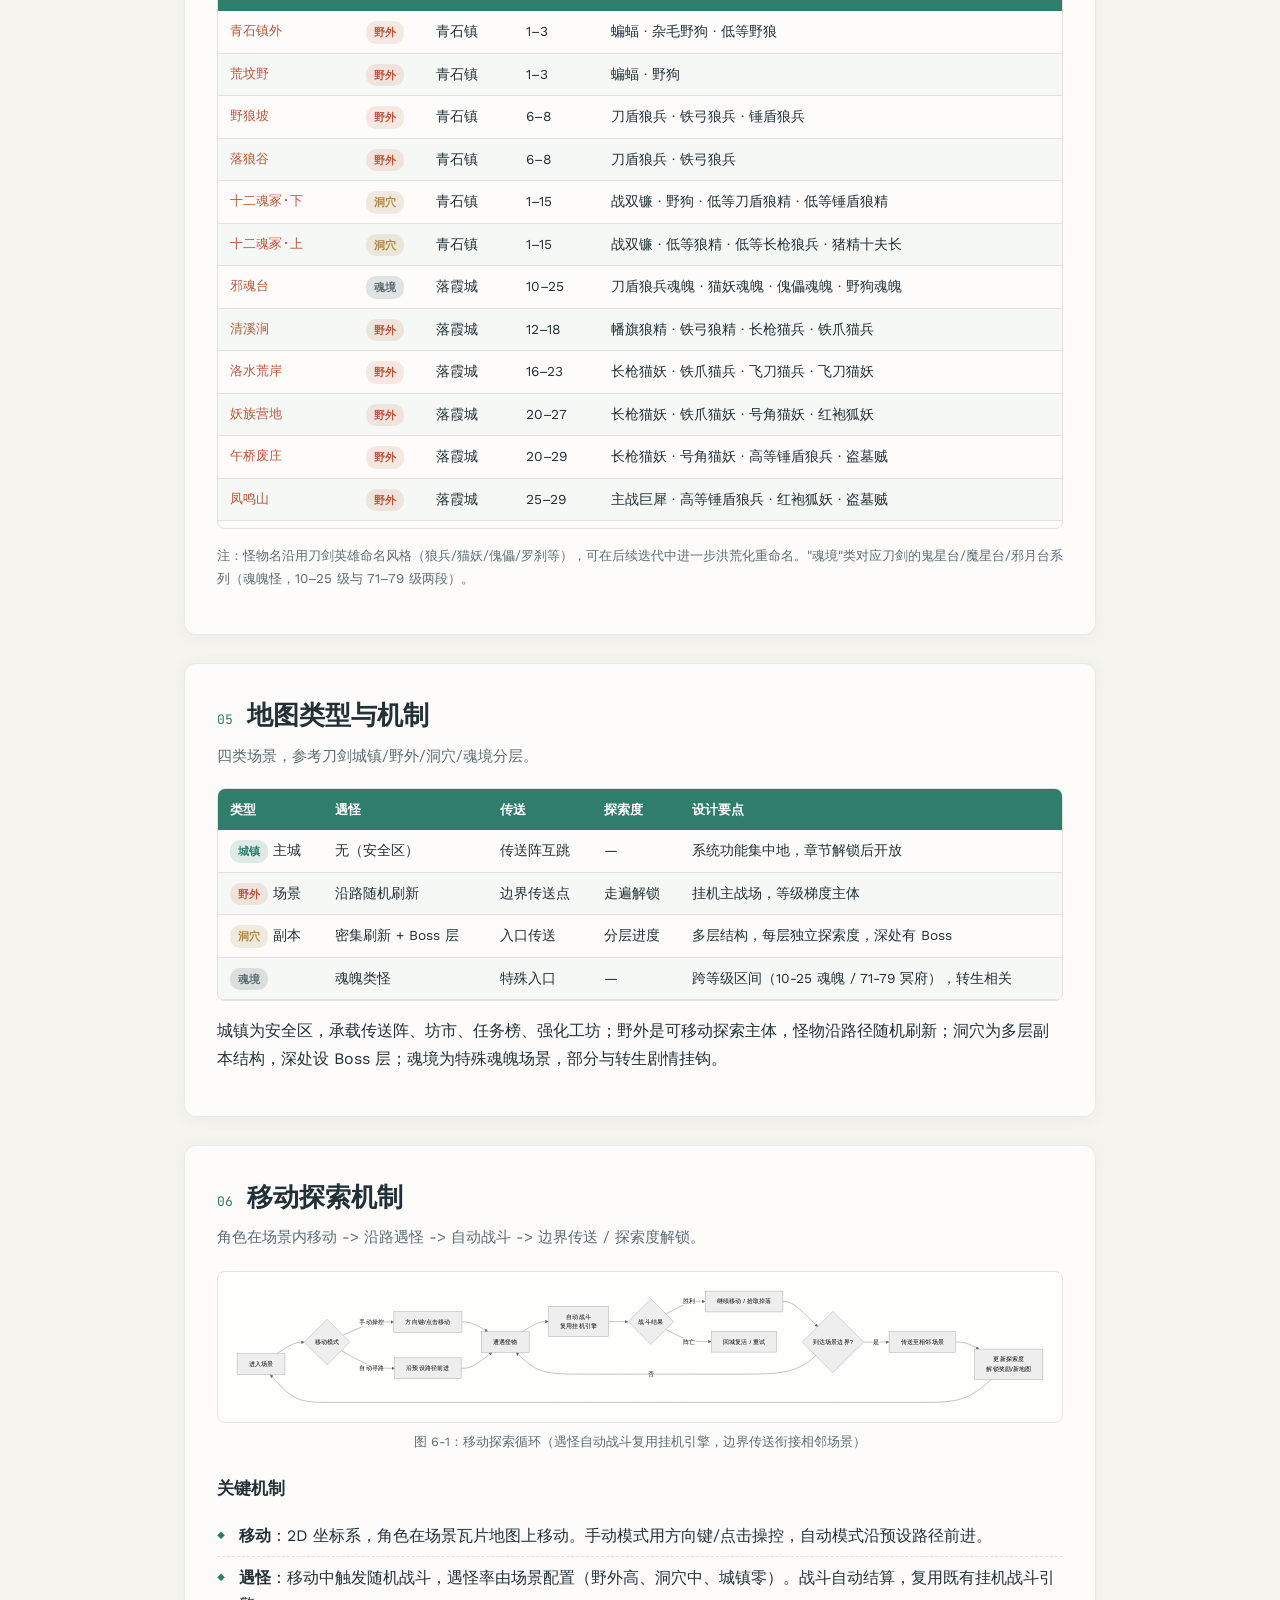
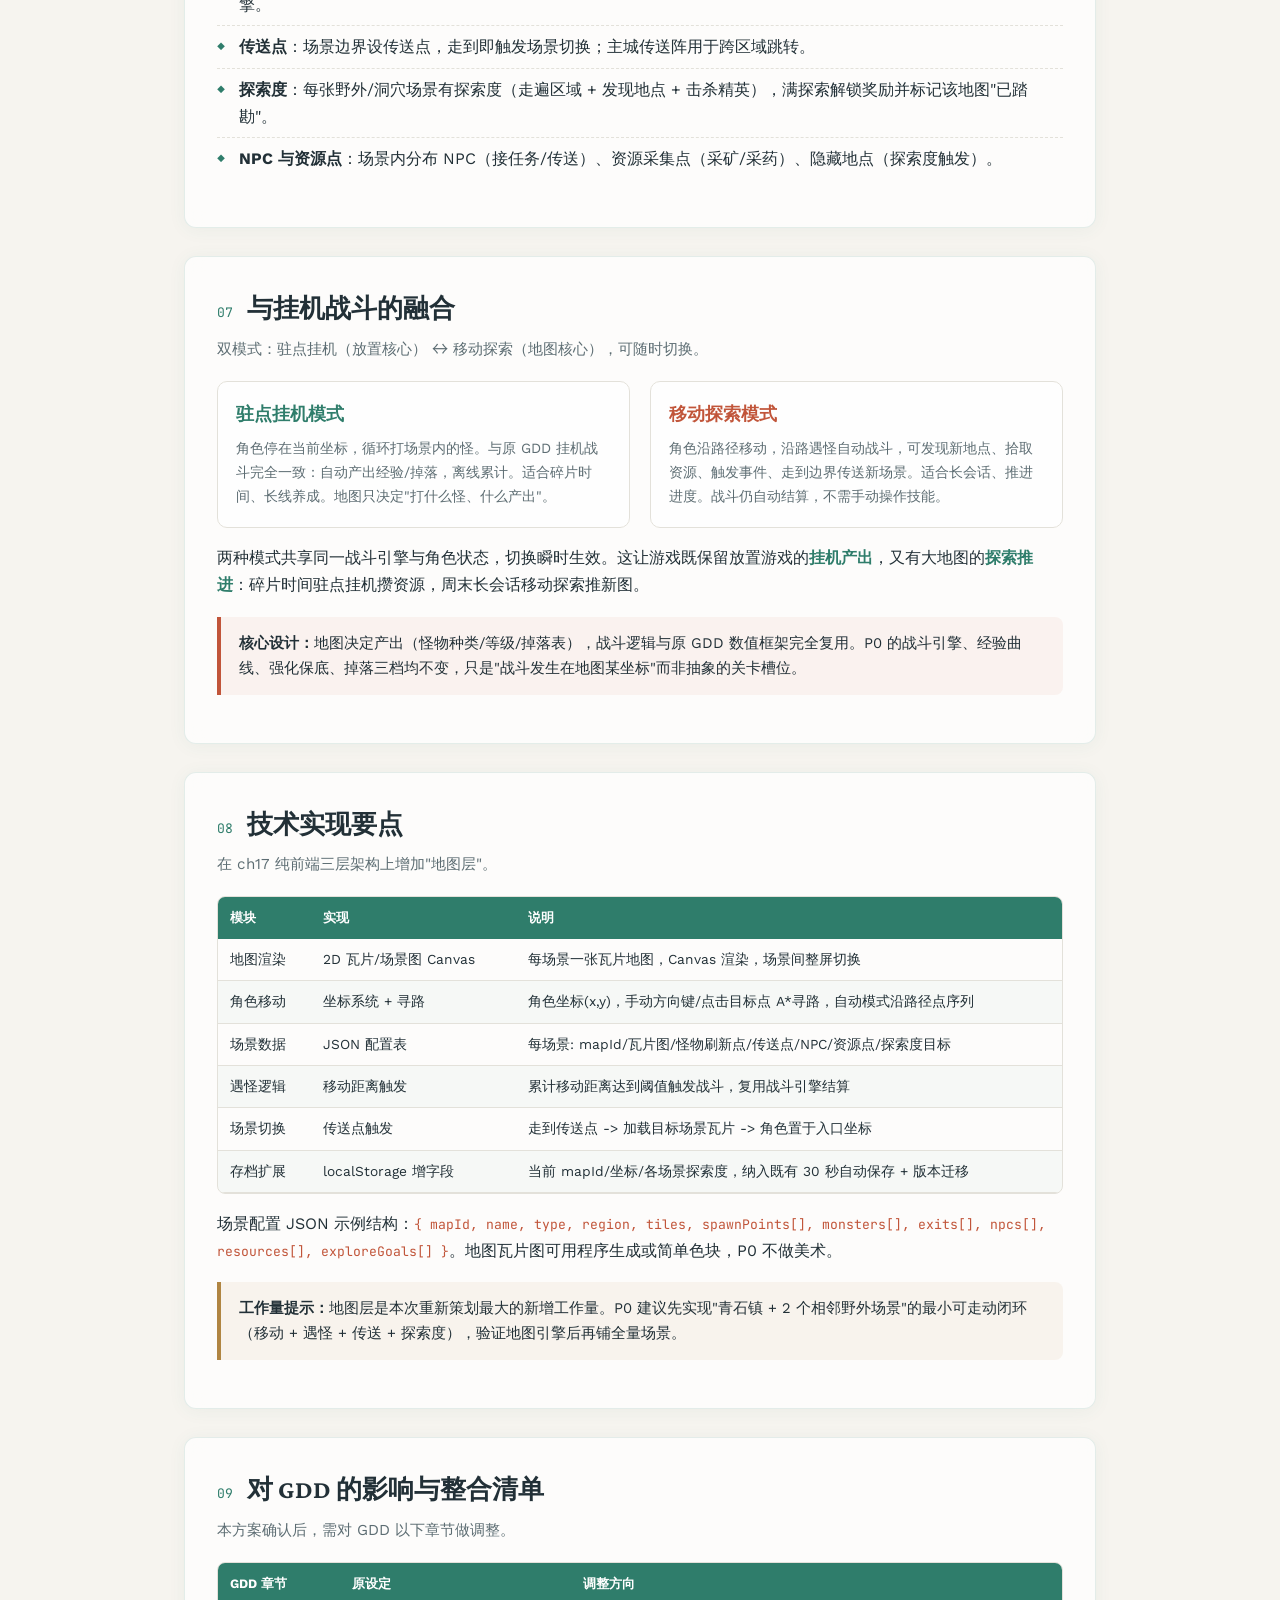
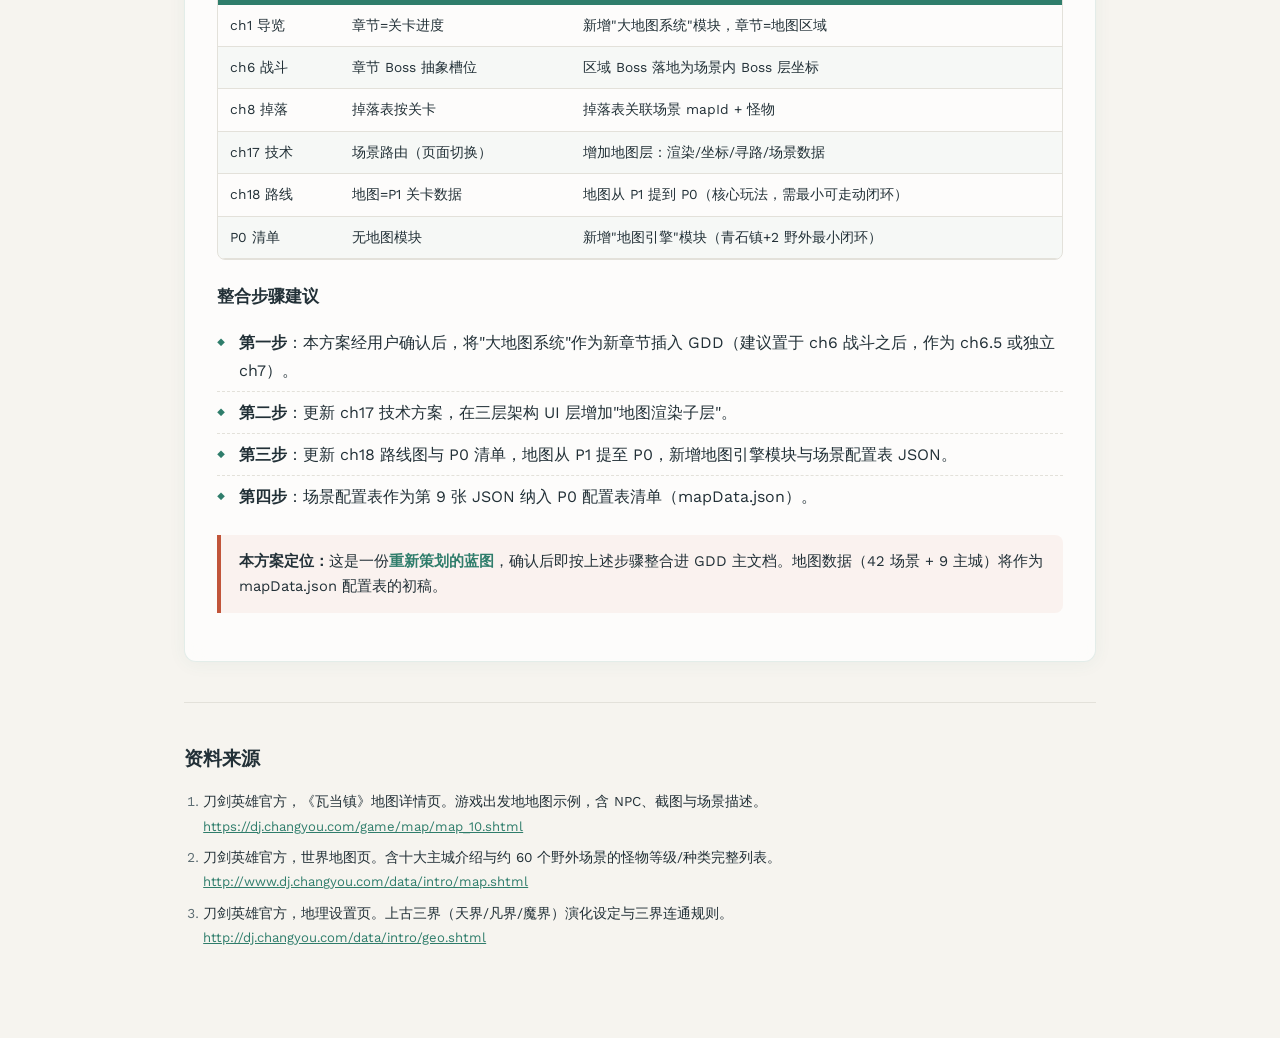
<file: worldmap-redesign/worldmap-redesign.html>
<!-- Generated by Trae Work -->
<!DOCTYPE html>
<html lang="zh-CN">
<head>
<meta charset="UTF-8">
<meta name="viewport" content="width=device-width, initial-scale=1.0">
<title>《洪荒剑仙》大地图系统重新策划</title>
<style>
@font-face{font-family:'WorkSans';src:url('./_shared/fonts/WorkSans-Regular.ttf') format('truetype');font-weight:400;font-style:normal}
@font-face{font-family:'WorkSans';src:url('./_shared/fonts/WorkSans-Bold.ttf') format('truetype');font-weight:700;font-style:normal}
@font-face{font-family:'WorkSans';src:url('./_shared/fonts/WorkSans-Italic.ttf') format('truetype');font-weight:400;font-style:italic}
@font-face{font-family:'CrimsonPro';src:url('./_shared/fonts/CrimsonPro-Regular.ttf') format('truetype');font-weight:400;font-style:normal}
@font-face{font-family:'CrimsonPro';src:url('./_shared/fonts/CrimsonPro-Bold.ttf') format('truetype');font-weight:700;font-style:normal}
@font-face{font-family:'JetBrainsMono';src:url('./_shared/fonts/JetBrainsMono-Regular.ttf') format('truetype');font-weight:400;font-style:normal}
@font-face{font-family:'JetBrainsMono';src:url('./_shared/fonts/JetBrainsMono-Bold.ttf') format('truetype');font-weight:700;font-style:normal}
:root{
  --bg:#f6f4ef; --bg2:#ffffff; --ink:#223037; --muted:#5d6d73; --rule:#e3e1da;
  --accent:#2f7d6b; --accent2:#c1553a; --gold:#b08542;
}
*{box-sizing:border-box;margin:0;padding:0}
body{font-family:'WorkSans','PingFang SC','Microsoft YaHei',system-ui,sans-serif;background:var(--bg);color:var(--ink);line-height:1.7;font-size:16px;
  background-image:radial-gradient(circle at 12% 18%,rgba(47,125,107,.08) 0,transparent 42%),radial-gradient(circle at 88% 72%,rgba(193,85,58,.07) 0,transparent 45%),radial-gradient(circle at 50% 92%,rgba(176,133,66,.06) 0,transparent 40%);
  background-attachment:fixed}
.wrap{max-width:960px;margin:0 auto;padding:0 24px 80px}
.cover{padding:64px 0 40px;border-bottom:1px solid var(--rule);margin-bottom:40px}
.cover .kicker{font-family:'JetBrainsMono';font-size:.78rem;letter-spacing:.18em;color:var(--accent);text-transform:uppercase;margin-bottom:14px}
.cover h1{font-family:'CrimsonPro';font-size:2.7rem;font-weight:700;line-height:1.18;margin-bottom:16px;letter-spacing:-.01em}
.cover .sub{font-size:1.08rem;color:var(--muted);max-width:680px;margin-bottom:22px}
.cover .meta-tags{display:flex;flex-wrap:wrap;gap:10px}
.cover .tag{font-family:'JetBrainsMono';font-size:.74rem;padding:5px 12px;border:1px solid var(--rule);border-radius:20px;color:var(--muted);background:rgba(255,255,255,.5)}
.cover .tag.accent{border-color:var(--accent);color:var(--accent)}
.card{background:rgba(255,255,255,.72);backdrop-filter:blur(10px);border:1px solid rgba(47,125,107,.12);border-radius:12px;padding:30px 32px;margin-bottom:28px;box-shadow:0 2px 18px rgba(47,125,107,.06)}
.card h2{font-family:'CrimsonPro';font-size:1.6rem;font-weight:700;margin-bottom:6px;display:flex;align-items:baseline;gap:14px}
.card h2 .num{font-family:'JetBrainsMono';font-size:.82rem;color:var(--accent);font-weight:400}
.card .lead{color:var(--muted);font-size:.95rem;margin-bottom:18px}
.card h3{font-size:1.05rem;font-weight:700;margin:22px 0 10px;color:var(--ink)}
.card p{margin-bottom:14px}
.card ul{list-style:none;margin:12px 0 18px;padding:0}
.card ul li{padding:7px 0 7px 22px;position:relative;border-bottom:1px dashed var(--rule)}
.card ul li:last-child{border-bottom:none}
.card ul li::before{content:'◆';position:absolute;left:0;color:var(--accent);font-size:.7rem;top:11px}
mark.key{background:none;color:var(--accent);font-weight:600}
.callout{border-left:4px solid var(--accent2);background:rgba(193,85,58,.06);padding:14px 18px;border-radius:0 8px 8px 0;margin:18px 0;font-size:.92rem}
.callout.warn{border-left-color:var(--gold);background:rgba(176,133,66,.07)}
.table-wrap{overflow-x:auto;overflow-y:auto;max-height:560px;border:1px solid var(--rule);border-radius:8px;margin:16px 0}
table{width:100%;border-collapse:collapse;font-size:.86rem;min-width:560px}
thead{position:sticky;top:0;z-index:2}
th{background:var(--accent);color:#fff;padding:10px 12px;text-align:left;font-weight:600;font-size:.8rem;white-space:nowrap}
td{padding:9px 12px;border-bottom:1px solid var(--rule);vertical-align:top}
tbody tr:nth-child(even){background:rgba(47,125,107,.03)}
td.code{font-family:'JetBrainsMono';font-size:.82rem;color:var(--accent2);white-space:nowrap}
.pill{display:inline-block;font-family:'JetBrainsMono';font-size:.68rem;padding:2px 8px;border-radius:10px;font-weight:700;white-space:nowrap}
.pill.town{background:rgba(47,125,107,.15);color:var(--accent)}
.pill.field{background:rgba(193,85,58,.13);color:var(--accent2)}
.pill.cave{background:rgba(176,133,66,.16);color:var(--gold)}
.pill.ghost{background:rgba(93,109,115,.18);color:var(--muted)}
.diagram{margin:20px 0;text-align:center;overflow-x:auto}
.diagram pre.mermaid{display:flex;justify-content:center;background:rgba(255,255,255,.5);padding:16px;border-radius:8px;border:1px solid var(--rule)}
.diagram figcaption{font-size:.8rem;color:var(--muted);margin-top:8px}
.chart-figure{margin:20px 0}
.chart-figure figcaption{font-size:.9rem;font-weight:600;color:var(--ink);margin-bottom:10px}
.two-col{display:grid;grid-template-columns:1fr 1fr;gap:20px;margin:16px 0}
@media(max-width:700px){.two-col{grid-template-columns:1fr}}
.mode-card{background:rgba(255,255,255,.6);border:1px solid var(--rule);border-radius:10px;padding:18px}
.mode-card h4{font-family:'CrimsonPro';font-size:1.1rem;margin-bottom:8px;color:var(--accent)}
.mode-card.field h4{color:var(--accent2)}
.mode-card p{font-size:.88rem;color:var(--muted);margin:0}
footer{padding:40px 0 0;border-top:1px solid var(--rule);margin-top:40px}
footer .sources h2{font-family:'CrimsonPro';font-size:1.2rem;margin-bottom:14px}
footer .sources ol{padding-left:1.2rem;font-size:.85rem;color:var(--muted)}
footer .sources li{margin-bottom:.5rem;overflow-wrap:break-word;word-break:break-all}
footer .sources .src-title{color:var(--ink);word-break:normal}
footer .sources .src-url{display:block;margin-top:.15rem;font-size:.82rem;color:var(--accent);word-break:break-all}
sup a{color:var(--accent);text-decoration:none;font-size:.75em;font-weight:600}
sup a:hover{text-decoration:underline}
</style>
</head>
<body>
<div class="wrap">

<header class="cover">
  <div class="kicker">Worldmap · Redesign Proposal</div>
  <h1>《洪荒剑仙》大地图系统重新策划</h1>
  <p class="sub">将原"关卡进度表"升级为可移动探索大地图。以刀剑英雄地图体系为骨架，按洪荒仙侠题材重构：三界分层、九主城据点、约 45 个野外场景沿 1–99 级梯度铺开，玩家在地图上移动探索、沿路遇怪自动战斗。</p>
  <div class="meta-tags">
    <span class="tag accent">可移动探索地图</span>
    <span class="tag">参考刀剑英雄 map 体系</span>
    <span class="tag">三界 · 九主城 · 45 场景</span>
    <span class="tag">覆盖 1–99 级梯度</span>
  </div>
</header>

<section class="card">
  <h2><span class="num">01</span>重新策划背景与设计目标</h2>
  <p class="lead">从"数据化关卡进度"到"可走动的修仙世界"。</p>
  <p>原 GDD 将地图定义为<mark class="key">关卡进度表</mark>（章节 → 区域 Boss → 解锁条件 → 掉落实例），技术上是"场景路由"（主界面/战斗/各系统页切换），没有可探索的地图实体。这与放置游戏"数值模拟器"的本质相符，但用户明确要求<mark class="key">大地图模式</mark>，并指定以刀剑英雄官网地图体系<sup><a href="#cite-1">[1]</a></sup><sup><a href="#cite-2">[2]</a></sup>为参考。</p>
  <p>重新策划后，地图成为<strong>核心玩法场域</strong>而非导航层：角色在场景地图上移动，沿路遇怪触发自动战斗，走到边界传送至相邻场景，探索每张地图解锁奖励。挂机战斗引擎复用不变，地图决定"在哪打、打什么、产出什么"。</p>

  <h3>设计目标</h3>
  <ul>
    <li><strong>可移动探索</strong>：角色在 2D 场景内移动（手动操控或自动寻路），不是点击节点传送。</li>
    <li><strong>沿路遇怪</strong>：移动中触发随机战斗，复用既有挂机战斗引擎自动结算。</li>
    <li><strong>等级梯度覆盖</strong>：场景按 1–99 级分布，玩家在任何等级都有"当前挂机点"和"下一步可探索的新地图"。</li>
    <li><strong>放置味保留</strong>：支持"驻点挂机"（原地循环打怪）与"移动探索"双模式切换，不强制手动操作。</li>
    <li><strong>洪荒化重构</strong>：参考刀剑地图体系结构（主城+野外+洞穴+冥界分层、等级梯度），用洪荒仙侠题材重新命名与设定，非照搬。</li>
  </ul>

  <div class="callout">
    <strong>与原 GDD 的关系：</strong>九章世界观（每章一方区域 + 碎片 Boss）保留，但"一方区域"从抽象进度项落地为<mark class="key">一个主城据点 + 若干可走动的野外场景</mark>。章节既是剧情节拍，也是地图区域边界。
  </div>
</section>

<section class="card">
  <h2><span class="num">02</span>世界结构</h2>
  <p class="lead">三界分层 + 九章九区域，参考刀剑"上古三界"设定<sup><a href="#cite-3">[3]</a></sup>洪荒化。</p>
  <p>刀剑英雄设定开天辟地之初为上古三界（天界/凡界/魔界），后演化为仙界/凡界/冥界，另有妖界游离时空。洪荒剑仙沿用这一结构：凡界为 1–99 级主体地图，冥界为转生相关区域（一转解锁），仙界为轮回后终局（三转后开启）。</p>

  <figure class="diagram">
    <pre class="mermaid">
flowchart TD
  WORLD["洪荒世界"]
  WORLD --> FAN["凡界 · 1–99 级主体<br/>九章九区域"]
  WORLD --> MING["冥界 · 70–85 级<br/>一转轮回解锁"]
  WORLD --> XIAN["仙界 · 108+ 级<br/>三转后终局"]
  FAN --> C1["章1 青石镇 1–10"]
  FAN --> C2["章2-3 落霞城 10–30"]
  FAN --> C4["章4 寒玉关 30–45"]
  FAN --> C5["章5 烟雨渡 45–55"]
  FAN --> C6["章6 玄都观 55–70"]
  FAN --> C8["章8 蚩尤冢 85–95"]
  FAN --> C9["章9 洪荒剑冢 95–99"]
  MING --> M1["幽冥渡 70–85<br/>黄泉路 / 奈何桥 / 古墓"]
  XIAN --> X1["凌霄境 108+<br/>剑祖残念终局"]
    </pre>
    <figcaption>图 2-1：洪荒三界世界结构（凡界九章为主体，冥界/仙界为转生解锁区域）</figcaption>
  </figure>

  <h3>三界连通规则</h3>
  <ul>
    <li><strong>凡界 ↔ 冥界</strong>：通过"幽冥渡"主城传送，一转轮回解锁后开放。</li>
    <li><strong>凡界 ↔ 仙界</strong>：通过"洪荒剑冢"深处的建木天梯，三转后开启。</li>
    <li><strong>凡界内部</strong>：九主城互相传送（需先抵达解锁），区域内野外场景步行可达。</li>
  </ul>
</section>

<section class="card">
  <h2><span class="num">03</span>主城与据点体系</h2>
  <p class="lead">参考刀剑十大主城<sup><a href="#cite-2">[2]</a></sup>，洪荒化为九主城 + 一仙界城。</p>
  <p>主城是<mark class="key">安全区</mark>（无怪物刷新），承载传送、商店、任务、强化等系统功能，也是区域间跳板。每个主城对应一章剧情与一个等级区间，玩家按章节解锁新主城，主城周边辐射若干野外场景。</p>

  <div class="table-wrap">
    <table>
      <thead><tr><th>主城</th><th>界</th><th>对应章节</th><th>等级区间</th><th>定位（参考刀剑）</th><th>解锁条件</th></tr></thead>
      <tbody>
        <tr><td class="code">青石镇</td><td>凡界</td><td>章1</td><td>1–10</td><td>凡人出发地（瓦当镇）</td><td>出身默认</td></tr>
        <tr><td class="code">落霞城</td><td>凡界</td><td>章2-3</td><td>10–30</td><td>九州繁华主城（洛阳）</td><td>主线章2</td></tr>
        <tr><td class="code">寒玉关</td><td>凡界</td><td>章4</td><td>30–45</td><td>北域极寒（冰峪镇）</td><td>主线章4</td></tr>
        <tr><td class="code">烟雨渡</td><td>凡界</td><td>章5</td><td>45–55</td><td>江南富庶（南郡城）</td><td>主线章5</td></tr>
        <tr><td class="code">玄都观</td><td>凡界</td><td>章6</td><td>55–70</td><td>仙门所在（楚天都/灵山寺）</td><td>主线章6 解锁宗门</td></tr>
        <tr><td class="code">幽冥渡</td><td>冥界</td><td>章7</td><td>70–85</td><td>冥界入口（孟婆寨）</td><td>一转轮回解锁</td></tr>
        <tr><td class="code">蚩尤冢</td><td>凡界北荒</td><td>章8</td><td>85–95</td><td>北荒古战场（蚩炎城）</td><td>主线章8</td></tr>
        <tr><td class="code">洪荒剑冢</td><td>洪荒</td><td>章9</td><td>95–99</td><td>东海海底终局（沉璧礁）</td><td>主线章9</td></tr>
        <tr><td class="code">凌霄境</td><td>仙界</td><td>轮回后</td><td>108+</td><td>仙界天庭主城</td><td>三转后开启</td></tr>
      </tbody>
    </table>
  </div>
  <p style="font-size:.84rem;color:var(--muted)">主城功能统一：传送阵（已解锁主城互传）、坊市（商店）、任务榜、强化/镶嵌工坊、背包仓库。安全区内禁止战斗。</p>
</section>

<section class="card">
  <h2><span class="num">04</span>野外场景清单</h2>
  <p class="lead">约 42 个野外场景沿 1–99 级梯度铺开，参考刀剑英雄野外场景表<sup><a href="#cite-2">[2]</a></sup>洪荒化。</p>
  <p>这是大地图的"血肉"：每个场景有怪物等级区间、怪物种类、所属主城区域。玩家在场景内移动遇怪，场景间通过边界传送点相连。等级梯度保证玩家任何等级都有<mark class="key">当前挂机点</mark>与<mark class="key">下一步目标</mark>。下表按等级升序排列。</p>

  <figure class="chart-figure">
    <figcaption>图 4-1：野外场景等级梯度分布（每个点为一个场景，横轴为等级，验证 1–99 全覆盖）</figcaption>
    <div id="chart-levels" style="width:100%;min-height:380px"></div>
  </figure>

  <div class="table-wrap">
    <table>
      <thead><tr><th>场景</th><th>类型</th><th>所属主城</th><th>怪物等级</th><th>怪物种类</th></tr></thead>
      <tbody>
        <tr><td class="code">青石镇外</td><td><span class="pill field">野外</span></td><td>青石镇</td><td>1–3</td><td>蝙蝠 · 杂毛野狗 · 低等野狼</td></tr>
        <tr><td class="code">荒坟野</td><td><span class="pill field">野外</span></td><td>青石镇</td><td>1–3</td><td>蝙蝠 · 野狗</td></tr>
        <tr><td class="code">野狼坡</td><td><span class="pill field">野外</span></td><td>青石镇</td><td>6–8</td><td>刀盾狼兵 · 铁弓狼兵 · 锤盾狼兵</td></tr>
        <tr><td class="code">落狼谷</td><td><span class="pill field">野外</span></td><td>青石镇</td><td>6–8</td><td>刀盾狼兵 · 铁弓狼兵</td></tr>
        <tr><td class="code">十二魂冢·下</td><td><span class="pill cave">洞穴</span></td><td>青石镇</td><td>1–15</td><td>战双镰 · 野狗 · 低等刀盾狼精 · 低等锤盾狼精</td></tr>
        <tr><td class="code">十二魂冢·上</td><td><span class="pill cave">洞穴</span></td><td>青石镇</td><td>1–15</td><td>战双镰 · 低等狼精 · 低等长枪狼兵 · 猪精十夫长</td></tr>
        <tr><td class="code">邪魂台</td><td><span class="pill ghost">魂境</span></td><td>落霞城</td><td>10–25</td><td>刀盾狼兵魂魄 · 猫妖魂魄 · 傀儡魂魄 · 野狗魂魄</td></tr>
        <tr><td class="code">清溪涧</td><td><span class="pill field">野外</span></td><td>落霞城</td><td>12–18</td><td>幡旗狼精 · 铁弓狼精 · 长枪猫兵 · 铁爪猫兵</td></tr>
        <tr><td class="code">洛水荒岸</td><td><span class="pill field">野外</span></td><td>落霞城</td><td>16–23</td><td>长枪猫妖 · 铁爪猫兵 · 飞刀猫兵 · 飞刀猫妖</td></tr>
        <tr><td class="code">妖族营地</td><td><span class="pill field">野外</span></td><td>落霞城</td><td>20–27</td><td>长枪猫妖 · 铁爪猫妖 · 号角猫妖 · 红袍狐妖</td></tr>
        <tr><td class="code">午桥废庄</td><td><span class="pill field">野外</span></td><td>落霞城</td><td>20–29</td><td>长枪猫妖 · 号角猫妖 · 高等锤盾狼兵 · 盗墓贼</td></tr>
        <tr><td class="code">凤鸣山</td><td><span class="pill field">野外</span></td><td>落霞城</td><td>25–29</td><td>主战巨犀 · 高等锤盾狼兵 · 红袍狐妖 · 盗墓贼</td></tr>
        <tr><td class="code">空山寺</td><td><span class="pill field">野外</span></td><td>落霞城</td><td>27–32</td><td>主战巨犀 · 红袍狐妖 · 盗墓贼 · 黑盗墓贼</td></tr>
        <tr><td class="code">青石古道</td><td><span class="pill field">野外</span></td><td>落霞城</td><td>30</td><td>聒噪鬃 · 野猪精</td></tr>
        <tr><td class="code">寒云雪谷</td><td><span class="pill field">野外</span></td><td>寒玉关</td><td>34–39</td><td>狐狸枪兵 · 狐狸弩兵 · 狐狸号兵 · 蓝袍狐妖</td></tr>
        <tr><td class="code">冻骨雪原</td><td><span class="pill field">野外</span></td><td>寒玉关</td><td>35–36</td><td>雪地豺狗 · 大锤傀儡壮汉 · 双斧傀儡壮汉</td></tr>
        <tr><td class="code">月落镇</td><td><span class="pill field">野外</span></td><td>寒玉关</td><td>36–39</td><td>傀儡枪兵 · 傀儡剑卒 · 傀儡弓兵 · 壮汉屠夫</td></tr>
        <tr><td class="code">雪狐洞</td><td><span class="pill cave">洞穴</span></td><td>寒玉关</td><td>36–42</td><td>狐狸步卒 · 狐狸号兵 · 狐狸强弩手</td></tr>
        <tr><td class="code">古王陵墓·上</td><td><span class="pill cave">洞穴</span></td><td>寒玉关</td><td>36–48</td><td>傀儡枪兵 · 铜甲傀儡枪兵 · 铜甲傀儡剑卒 · 壮汉屠夫</td></tr>
        <tr><td class="code">古王陵墓·下</td><td><span class="pill cave">洞穴</span></td><td>寒玉关</td><td>36–48</td><td>铜甲傀儡旗手 · 铜甲傀儡弓兵 · 钉耙傀儡壮汉</td></tr>
        <tr><td class="code">古王墓室</td><td><span class="pill cave">洞穴</span></td><td>寒玉关</td><td>36–48</td><td>铜甲傀儡旗手 · 壮汉屠夫 · <strong>古王傀儡（Boss）</strong></td></tr>
        <tr><td class="code">妖狐部落</td><td><span class="pill field">野外</span></td><td>寒玉关</td><td>39–54</td><td>狐狸精骑兵 · 披甲鹿 · 蓝袍狐妖 · 狐狸斥候</td></tr>
        <tr><td class="code">千狐岭</td><td><span class="pill field">野外</span></td><td>烟雨渡</td><td>41–46</td><td>狐狸长戟兵 · 狐狸小校 · 狐狸强弩手 · 狐狸斥候</td></tr>
        <tr><td class="code">妖狐洞</td><td><span class="pill cave">洞穴</span></td><td>烟雨渡</td><td>41–46</td><td>狐狸强弩手 · 狐狸斥候 · 巨人战士</td></tr>
        <tr><td class="code">蛮巨人谷</td><td><span class="pill field">野外</span></td><td>烟雨渡</td><td>46–60</td><td>巨人战士 · 巨人投掷手 · 巨人法师 · 板斧蛮兵 · 冰羌族勇士</td></tr>
        <tr><td class="code">十八盘</td><td><span class="pill field">野外</span></td><td>烟雨渡</td><td>46–58</td><td>巨人战士 · 巨人投掷手 · 斧头蛮子 · 草叉蛮子</td></tr>
        <tr><td class="code">江烟古渡</td><td><span class="pill field">野外</span></td><td>烟雨渡</td><td>57–60</td><td>恶水傀儡 · 蟾精</td></tr>
        <tr><td class="code">灵石岛</td><td><span class="pill field">野外</span></td><td>玄都观</td><td>60–65</td><td>火把小妖 · 长棍小妖 · 火弹小妖 · 雌虎鲛</td></tr>
        <tr><td class="code">厌火岛</td><td><span class="pill field">野外</span></td><td>玄都观</td><td>61–66</td><td>火把小校 · 长棍小校 · 嗜火小妖头目 · 火弹小妖细作</td></tr>
        <tr><td class="code">落星湾</td><td><span class="pill field">野外</span></td><td>玄都观</td><td>60–65</td><td>火把小妖 · 雌虎鲛 · 虎王卫队</td></tr>
        <tr><td class="code">平阿镇</td><td><span class="pill field">野外</span></td><td>玄都观</td><td>60–65</td><td>倭猴 · 木锨倭猴 · 马勺倭猴 · 单刀倭猴</td></tr>
        <tr><td class="code">殇阳原</td><td><span class="pill field">野外</span></td><td>玄都观</td><td>60–65</td><td>倭猴 · 幽魂 · 倭猴头目 · 倭猴药师</td></tr>
        <tr><td class="code">滕王墓·上</td><td><span class="pill cave">洞穴</span></td><td>玄都观</td><td>63–67</td><td>绿毛怪 · 幽魂</td></tr>
        <tr><td class="code">滕王墓·下</td><td><span class="pill cave">洞穴</span></td><td>玄都观</td><td>63–67</td><td>绿毛怪 · 幽魂</td></tr>
        <tr><td class="code">斗魔台</td><td><span class="pill field">野外</span></td><td>玄都观</td><td>64</td><td>铁镐倭猴 · 斧头倭猴 · 倭猴头目 · 单刀倭猴</td></tr>
        <tr><td class="code">蛮古山脉</td><td><span class="pill field">野外</span></td><td>玄都观</td><td>66–68</td><td>长槊飞猴 · 幡旗飞猴 · 招雷飞猴</td></tr>
        <tr><td class="code">鼎湖山</td><td><span class="pill field">野外</span></td><td>玄都观</td><td>66–69</td><td>大棒魔猿 · 双锤魔猿 · 魔猿头目</td></tr>
        <tr><td class="code">孟婆渡</td><td><span class="pill ghost">魂境</span></td><td>幽冥渡</td><td>71–73</td><td>钢叉地府兵卒 · 锤盾地府兵卒 · 地府断魂兽</td></tr>
        <tr><td class="code">奈何桥</td><td><span class="pill ghost">魂境</span></td><td>幽冥渡</td><td>71–75</td><td>钢叉地府兵卒 · 铁链妖 · 冥府小厮 · 地狱树</td></tr>
        <tr><td class="code">幽冥古墓·1-4层</td><td><span class="pill cave">洞穴</span></td><td>幽冥渡</td><td>71–76</td><td>钢叉地府兵卒 · 锤盾地府兵卒 · 铁链妖 · 冥府小厮 · 地府断魂兽</td></tr>
        <tr><td class="code">黄泉路</td><td><span class="pill ghost">魂境</span></td><td>幽冥渡</td><td>73–76</td><td>铁链妖 · 冥府小厮 · 地狱断魂</td></tr>
        <tr><td class="code">云梦大泽</td><td><span class="pill field">野外</span></td><td>幽冥渡</td><td>73–83</td><td>钢叉罗刹 · 锤盾罗刹 · 大刀鳄鱼精 · 蜥蜴精刀兵 · 弓箭蜥蜴精</td></tr>
        <tr><td class="code">黑翼山</td><td><span class="pill ghost">魂境</span></td><td>幽冥渡</td><td>77–79</td><td>钢叉罗刹 · 牛首阿旁 · 马面阿旁 · 暗翼蝙蝠</td></tr>
        <tr><td class="code">望乡台</td><td><span class="pill ghost">魂境</span></td><td>幽冥渡</td><td>77–79</td><td>钢叉罗刹 · 牛首阿旁 · 冥府亡魂 · 冥府弓箭兵</td></tr>
        <tr><td class="code">东海</td><td><span class="pill field">野外</span></td><td>蚩尤冢</td><td>75–82</td><td>穿山甲 · 民兵亡魂 · 穿山甲监工</td></tr>
        <tr><td class="code">崂山</td><td><span class="pill field">野外</span></td><td>蚩尤冢</td><td>75–85</td><td>高级穿山甲 · 贪心魂魄 · 穿山甲苦力</td></tr>
        <tr><td class="code">黔中古墟</td><td><span class="pill field">野外</span></td><td>蚩尤冢</td><td>82–86</td><td>巨型毒蜂 · 嗜血红魔 · 双斧青牛妖 · 象怪首领</td></tr>
        <tr><td class="code">桃源浣溪</td><td><span class="pill field">野外</span></td><td>蚩尤冢</td><td>83–87</td><td>巨型毒蜂 · 桃树精 · 双斧青牛妖 · 蜂妖头领</td></tr>
        <tr><td class="code">炎魔废墟</td><td><span class="pill field">野外</span></td><td>蚩尤冢</td><td>85–88</td><td>炎魔蛤蟆 · 炎魔鳄鱼 · 烈焰淤泥怪</td></tr>
        <tr><td class="code">焚天谷</td><td><span class="pill cave">洞穴</span></td><td>蚩尤冢</td><td>89–92</td><td>大锤火焰守卫 · 大刀火焰守卫 · 火焰守卫</td></tr>
        <tr><td class="code">水涌谷</td><td><span class="pill cave">洞穴</span></td><td>蚩尤冢</td><td>90–94</td><td>血钳虾精 · 蓝螯蟹妖 · 碧鳞鱼怪</td></tr>
        <tr><td class="code">月离峡</td><td><span class="pill cave">洞穴</span></td><td>蚩尤冢</td><td>90–94</td><td>绣须虾精 · 紫壳蟹妖 · 苍蓝鱼怪</td></tr>
        <tr><td class="code">虎踞关</td><td><span class="pill field">野外</span></td><td>蚩尤冢</td><td>90–95</td><td>长枪虎兵 · 短矛虎兵 · 刀盾虎妖</td></tr>
        <tr><td class="code">洪荒古墟</td><td><span class="pill cave">洞穴</span></td><td>洪荒剑冢</td><td>95–99</td><td>洪荒残兽 · 上古魔灵 · <strong>剑祖残念（终局 Boss）</strong></td></tr>
        <tr><td class="code">凌霄仙阶</td><td><span class="pill field">野外</span></td><td>凌霄境</td><td>108+</td><td>天兵 · 仙将 · 魔族余孽（轮回后内容）</td></tr>
      </tbody>
    </table>
  </div>
  <p style="font-size:.84rem;color:var(--muted)">注：怪物名沿用刀剑英雄命名风格（狼兵/猫妖/傀儡/罗刹等），可在后续迭代中进一步洪荒化重命名。"魂境"类对应刀剑的鬼星台/魔星台/邪月台系列（魂魄怪，10–25 级与 71–79 级两段）。</p>
</section>
<section class="card">
  <h2><span class="num">05</span>地图类型与机制</h2>
  <p class="lead">四类场景，参考刀剑城镇/野外/洞穴/魂境分层。</p>
  <div class="table-wrap">
    <table>
      <thead><tr><th>类型</th><th>遇怪</th><th>传送</th><th>探索度</th><th>设计要点</th></tr></thead>
      <tbody>
        <tr><td><span class="pill town">城镇</span> 主城</td><td>无（安全区）</td><td>传送阵互跳</td><td>—</td><td>系统功能集中地，章节解锁后开放</td></tr>
        <tr><td><span class="pill field">野外</span> 场景</td><td>沿路随机刷新</td><td>边界传送点</td><td>走遍解锁</td><td>挂机主战场，等级梯度主体</td></tr>
        <tr><td><span class="pill cave">洞穴</span> 副本</td><td>密集刷新 + Boss 层</td><td>入口传送</td><td>分层进度</td><td>多层结构，每层独立探索度，深处有 Boss</td></tr>
        <tr><td><span class="pill ghost">魂境</span></td><td>魂魄类怪</td><td>特殊入口</td><td>—</td><td>跨等级区间（10-25 魂魄 / 71-79 冥府），转生相关</td></tr>
      </tbody>
    </table>
  </div>
  <p>城镇为安全区，承载传送阵、坊市、任务榜、强化工坊；野外是可移动探索主体，怪物沿路径随机刷新；洞穴为多层副本结构，深处设 Boss 层；魂境为特殊魂魄场景，部分与转生剧情挂钩。</p>
</section>

<section class="card">
  <h2><span class="num">06</span>移动探索机制</h2>
  <p class="lead">角色在场景内移动 -> 沿路遇怪 -> 自动战斗 -> 边界传送 / 探索度解锁。</p>

  <figure class="diagram">
    <pre class="mermaid">
flowchart LR
  A["进入场景"] --> B{"移动模式"}
  B -->|"手动操控"| C["方向键/点击移动"]
  B -->|"自动寻路"| D["沿预设路径前进"]
  C --> E["遭遇怪物"]
  D --> E
  E --> F["自动战斗<br/>复用挂机引擎"]
  F --> G{"战斗结果"}
  G -->|"胜利"| H["继续移动 / 拾取掉落"]
  G -->|"阵亡"| I["回城复活 / 重试"]
  H --> J{"到达场景边界?"}
  J -->|"是"| K["传送至相邻场景"]
  J -->|"否"| E
  K --> L["更新探索度<br/>解锁奖励/新地图"]
  L --> A
    </pre>
    <figcaption>图 6-1：移动探索循环（遇怪自动战斗复用挂机引擎，边界传送衔接相邻场景）</figcaption>
  </figure>

  <h3>关键机制</h3>
  <ul>
    <li><strong>移动</strong>：2D 坐标系，角色在场景瓦片地图上移动。手动模式用方向键/点击操控，自动模式沿预设路径前进。</li>
    <li><strong>遇怪</strong>：移动中触发随机战斗，遇怪率由场景配置（野外高、洞穴中、城镇零）。战斗自动结算，复用既有挂机战斗引擎。</li>
    <li><strong>传送点</strong>：场景边界设传送点，走到即触发场景切换；主城传送阵用于跨区域跳转。</li>
    <li><strong>探索度</strong>：每张野外/洞穴场景有探索度（走遍区域 + 发现地点 + 击杀精英），满探索解锁奖励并标记该地图"已踏勘"。</li>
    <li><strong>NPC 与资源点</strong>：场景内分布 NPC（接任务/传送）、资源采集点（采矿/采药）、隐藏地点（探索度触发）。</li>
  </ul>
</section>

<section class="card">
  <h2><span class="num">07</span>与挂机战斗的融合</h2>
  <p class="lead">双模式：驻点挂机（放置核心） ↔ 移动探索（地图核心），可随时切换。</p>
  <div class="two-col">
    <div class="mode-card">
      <h4>驻点挂机模式</h4>
      <p>角色停在当前坐标，循环打场景内的怪。与原 GDD 挂机战斗完全一致：自动产出经验/掉落，离线累计。适合碎片时间、长线养成。地图只决定"打什么怪、什么产出"。</p>
    </div>
    <div class="mode-card field">
      <h4>移动探索模式</h4>
      <p>角色沿路径移动，沿路遇怪自动战斗，可发现新地点、拾取资源、触发事件、走到边界传送新场景。适合长会话、推进进度。战斗仍自动结算，不需手动操作技能。</p>
    </div>
  </div>
  <p>两种模式共享同一战斗引擎与角色状态，切换瞬时生效。这让游戏既保留放置游戏的<mark class="key">挂机产出</mark>，又有大地图的<mark class="key">探索推进</mark>：碎片时间驻点挂机攒资源，周末长会话移动探索推新图。</p>
  <div class="callout">
    <strong>核心设计：</strong>地图决定产出（怪物种类/等级/掉落表），战斗逻辑与原 GDD 数值框架完全复用。P0 的战斗引擎、经验曲线、强化保底、掉落三档均不变，只是"战斗发生在地图某坐标"而非抽象的关卡槽位。
  </div>
</section>

<section class="card">
  <h2><span class="num">08</span>技术实现要点</h2>
  <p class="lead">在 ch17 纯前端三层架构上增加"地图层"。</p>
  <div class="table-wrap">
    <table>
      <thead><tr><th>模块</th><th>实现</th><th>说明</th></tr></thead>
      <tbody>
        <tr><td>地图渲染</td><td>2D 瓦片/场景图 Canvas</td><td>每场景一张瓦片地图，Canvas 渲染，场景间整屏切换</td></tr>
        <tr><td>角色移动</td><td>坐标系统 + 寻路</td><td>角色坐标(x,y)，手动方向键/点击目标点 A*寻路，自动模式沿路径点序列</td></tr>
        <tr><td>场景数据</td><td>JSON 配置表</td><td>每场景: mapId/瓦片图/怪物刷新点/传送点/NPC/资源点/探索度目标</td></tr>
        <tr><td>遇怪逻辑</td><td>移动距离触发</td><td>累计移动距离达到阈值触发战斗，复用战斗引擎结算</td></tr>
        <tr><td>场景切换</td><td>传送点触发</td><td>走到传送点 -> 加载目标场景瓦片 -> 角色置于入口坐标</td></tr>
        <tr><td>存档扩展</td><td>localStorage 增字段</td><td>当前 mapId/坐标/各场景探索度，纳入既有 30 秒自动保存 + 版本迁移</td></tr>
      </tbody>
    </table>
  </div>
  <p>场景配置 JSON 示例结构：<code style="font-family:'JetBrainsMono';font-size:.82rem;color:var(--accent2)">{ mapId, name, type, region, tiles, spawnPoints[], monsters[], exits[], npcs[], resources[], exploreGoals[] }</code>。地图瓦片图可用程序生成或简单色块，P0 不做美术。</p>
  <div class="callout warn">
    <strong>工作量提示：</strong>地图层是本次重新策划最大的新增工作量。P0 建议先实现"青石镇 + 2 个相邻野外场景"的最小可走动闭环（移动 + 遇怪 + 传送 + 探索度），验证地图引擎后再铺全量场景。
  </div>
</section>

<section class="card">
  <h2><span class="num">09</span>对 GDD 的影响与整合清单</h2>
  <p class="lead">本方案确认后，需对 GDD 以下章节做调整。</p>
  <div class="table-wrap">
    <table>
      <thead><tr><th>GDD 章节</th><th>原设定</th><th>调整方向</th></tr></thead>
      <tbody>
        <tr><td>ch1 导览</td><td>章节=关卡进度</td><td>新增"大地图系统"模块，章节=地图区域</td></tr>
        <tr><td>ch6 战斗</td><td>章节 Boss 抽象槽位</td><td>区域 Boss 落地为场景内 Boss 层坐标</td></tr>
        <tr><td>ch8 掉落</td><td>掉落表按关卡</td><td>掉落表关联场景 mapId + 怪物</td></tr>
        <tr><td>ch17 技术</td><td>场景路由（页面切换）</td><td>增加地图层：渲染/坐标/寻路/场景数据</td></tr>
        <tr><td>ch18 路线</td><td>地图=P1 关卡数据</td><td>地图从 P1 提到 P0（核心玩法，需最小可走动闭环）</td></tr>
        <tr><td>P0 清单</td><td>无地图模块</td><td>新增"地图引擎"模块（青石镇+2 野外最小闭环）</td></tr>
      </tbody>
    </table>
  </div>
  <h3>整合步骤建议</h3>
  <ul>
    <li><strong>第一步</strong>：本方案经用户确认后，将"大地图系统"作为新章节插入 GDD（建议置于 ch6 战斗之后，作为 ch6.5 或独立 ch7）。</li>
    <li><strong>第二步</strong>：更新 ch17 技术方案，在三层架构 UI 层增加"地图渲染子层"。</li>
    <li><strong>第三步</strong>：更新 ch18 路线图与 P0 清单，地图从 P1 提至 P0，新增地图引擎模块与场景配置表 JSON。</li>
    <li><strong>第四步</strong>：场景配置表作为第 9 张 JSON 纳入 P0 配置表清单（mapData.json）。</li>
  </ul>
  <div class="callout">
    <strong>本方案定位：</strong>这是一份<mark class="key">重新策划的蓝图</mark>，确认后即按上述步骤整合进 GDD 主文档。地图数据（42 场景 + 9 主城）将作为 mapData.json 配置表的初稿。
  </div>
</section>

<footer>
  <div class="sources">
    <h2>资料来源</h2>
    <ol>
      <li id="cite-1">
        <span class="src-title">刀剑英雄官方，《瓦当镇》地图详情页。游戏出发地地图示例，含 NPC、截图与场景描述。</span>
        <a class="src-url" href="https://dj.changyou.com/game/map/map_10.shtml" target="_blank" rel="noopener">https://dj.changyou.com/game/map/map_10.shtml</a>
      </li>
      <li id="cite-2">
        <span class="src-title">刀剑英雄官方，世界地图页。含十大主城介绍与约 60 个野外场景的怪物等级/种类完整列表。</span>
        <a class="src-url" href="http://www.dj.changyou.com/data/intro/map.shtml" target="_blank" rel="noopener">http://www.dj.changyou.com/data/intro/map.shtml</a>
      </li>
      <li id="cite-3">
        <span class="src-title">刀剑英雄官方，地理设置页。上古三界（天界/凡界/魔界）演化设定与三界连通规则。</span>
        <a class="src-url" href="http://dj.changyou.com/data/intro/geo.shtml" target="_blank" rel="noopener">http://dj.changyou.com/data/intro/geo.shtml</a>
      </li>
    </ol>
  </div>
</footer>

</div>
<script src="./_shared/js/echarts.min.js"></script>
<script src="./_shared/js/mermaid.min.js"></script>
<script>mermaid.initialize({startOnLoad:true,theme:'neutral',securityLevel:'loose'})</script>
<script src="assets/charts.js"></script>
</body>
</html>
</file>
<file: css/style.css>
/* ============================================================
 *  洪荒剑仙 P0 - 样式
 *  简洁功能向，适配放置游戏的信息密度
 * ============================================================ */

:root {
  --bg:#1a1a2e; --bg2:#16213e; --bg3:#0f3460;
  --ink:#e0e0e0; --muted:#8899aa; --accent:#e94560; --accent2:#533483;
  --gold:#ffd700; --green:#4ecca3; --blue:#4fc3f7; --red:#ef5350;
  --card:rgba(255,255,255,0.04); --border:rgba(255,255,255,0.08);
}

* { box-sizing:border-box; margin:0; padding:0; }

body {
  font-family:'PingFang SC','Microsoft YaHei',system-ui,sans-serif;
  background:var(--bg); color:var(--ink); font-size:14px; line-height:1.6;
  overflow:hidden; height:100vh;
}

/* 遮罩层 */
.overlay {
  position:fixed; top:0; left:0; right:0; bottom:0;
  background:radial-gradient(circle at center,var(--bg2),var(--bg));
  display:flex; align-items:center; justify-content:center; z-index:100;
}
.creation-box { text-align:center; max-width:680px; padding:40px; }
.creation-box h1 { font-size:42px; color:var(--accent); margin-bottom:8px; letter-spacing:.15em; }
.subtitle { color:var(--muted); margin-bottom:30px; font-size:16px; }

/* 出身选择卡片 */
.prof-grid { display:grid; grid-template-columns:1fr 1fr; gap:14px; margin-bottom:24px; }
.prof-card {
  background:var(--card); border:1px solid var(--border); border-radius:12px;
  padding:18px; cursor:pointer; transition:all .2s; text-align:left;
}
.prof-card:hover { border-color:var(--accent); background:rgba(233,69,96,.08); }
.prof-card.selected { border-color:var(--accent); background:rgba(233,69,96,.12); box-shadow:0 0 20px rgba(233,69,96,.2); }
.prof-card h4 { color:var(--accent); font-size:18px; margin-bottom:4px; }
.prof-card .desc { color:var(--muted); font-size:12px; margin-bottom:8px; }
.prof-card .stats { font-size:12px; color:var(--blue); }
.prof-card .passive { font-size:12px; color:var(--green); margin-top:6px; }

/* 按钮 */
.btn-primary {
  background:linear-gradient(135deg,var(--accent),var(--accent2));
  color:#fff; border:none; padding:10px 28px; border-radius:8px;
  font-size:16px; cursor:pointer; transition:all .15s;
}
.btn-primary:hover { opacity:.85; transform:translateY(-1px); }
.btn-primary:active { transform:translateY(0); }
.btn-sm {
  background:var(--card); color:var(--ink); border:1px solid var(--border);
  padding:5px 14px; border-radius:6px; font-size:12px; cursor:pointer;
}
.btn-sm:hover { border-color:var(--accent); }
.btn-sm:disabled { opacity:.4; cursor:not-allowed; }
.btn-danger { color:var(--red); border-color:var(--red); }

/* 主界面 */
#game { display:flex; flex-direction:column; height:100vh; }

/* 顶栏 */
.topbar {
  display:flex; align-items:center; gap:16px; padding:10px 20px;
  background:var(--bg2); border-bottom:1px solid var(--border); flex-shrink:0;
}
.player-info { display:flex; align-items:center; gap:8px; }
.player-name { font-weight:700; color:var(--accent); }
.player-level { color:var(--gold); font-weight:700; }
.player-prof { color:var(--muted); font-size:12px; }

.exp-bar-wrap { flex:1; display:flex; align-items:center; gap:8px; }
.exp-bar-track { flex:1; height:18px; background:var(--bg); border-radius:9px; overflow:hidden; }
.exp-bar-fill { height:100%; background:linear-gradient(90deg,var(--green),var(--blue)); transition:width .3s; }
.exp-text { font-size:11px; color:var(--muted); white-space:nowrap; min-width:100px; text-align:right; }

.currencies { display:flex; gap:16px; }
.currency { font-size:13px; color:var(--gold); }

/* 主布局 */
.main-layout { display:flex; gap:1px; flex:1; overflow:hidden; background:var(--border); }
.panel { background:var(--bg); padding:14px; overflow-y:auto; }
.left-panel { width:240px; flex-shrink:0; }
.center-panel { flex:1; }
.right-panel { width:300px; flex-shrink:0; }

/* 统计块 */
.stat-block { font-size:13px; }
.stat-row { display:flex; justify-content:space-between; padding:3px 0; }
.stat-row .label { color:var(--muted); }
.stat-row .val { color:var(--ink); font-weight:600; }
.stat-row .val.crit { color:var(--accent); }

/* 技能连招（P2） */
.skill-hd { font-size:12px; color:var(--accent); margin:10px 0 4px; font-weight:700; }
.skill-row { display:flex; align-items:center; gap:6px; padding:2px 0; font-size:12px; }
.skill-row.muted { color:var(--muted); }
.skill-row .skill-idx { width:16px; height:16px; line-height:16px; text-align:center; border-radius:50%;
  background:var(--accent); color:#fff; font-size:10px; flex-shrink:0; }
.skill-row .skill-name { flex:1; color:var(--ink); white-space:nowrap; overflow:hidden; text-overflow:ellipsis; }
.skill-row .skill-mp { color:var(--muted); font-size:11px; }

/* 装备栏 */
.equip-grid { display:grid; grid-template-columns:1fr 1fr; gap:6px; }
.equip-slot {
  background:var(--card); border:1px solid var(--border); border-radius:6px;
  padding:6px 8px; font-size:11px; cursor:pointer; min-height:42px;
}
.equip-slot:hover { border-color:var(--accent); }
.equip-slot .slot-name { color:var(--muted); font-size:10px; }
.equip-slot .item-name { font-weight:600; }
.equip-slot.empty .item-name { color:var(--muted); }

.power-display { font-size:24px; font-weight:700; color:var(--gold); text-align:center; padding:8px 0; }

/* 大地图面板 */
.map-head { display:flex; align-items:baseline; gap:12px; margin-bottom:6px; }
.map-head h3 { font-size:16px; color:var(--accent); }
.map-pos { font-size:11px; color:var(--muted); }

/* ---- 三界大世界总览图 ---- */
.wm-controls { display:flex; align-items:center; justify-content:space-between; gap:8px; margin-bottom:6px; }
.wm-zoom { display:flex; gap:4px; }
.wm-zoom-btn { min-width:28px; padding:2px 6px; font-size:14px; font-weight:700; }
.wm-filter { display:flex; flex-wrap:wrap; gap:4px; }
.wm-filter-btn {
  padding:2px 8px; font-size:10.5px; border:1px solid var(--border); border-radius:10px;
  background:transparent; color:var(--muted); cursor:pointer; transition:all .12s; white-space:nowrap;
}
.wm-filter-btn:hover { border-color:var(--blue); color:var(--ink); }
.wm-filter-btn.active { background:rgba(86,122,232,.3); border-color:var(--blue); color:#fff; }

.worldmap {
  position:relative; width:100%; aspect-ratio:1000/700; overflow:hidden;
  background:
    radial-gradient(ellipse at 26% 22%, rgba(40,44,84,.9), transparent 60%),
    radial-gradient(ellipse at 72% 68%, rgba(20,26,52,.95), transparent 62%),
    radial-gradient(ellipse at 88% 18%, rgba(90,52,120,.5), transparent 55%),
    #12122a;
  border:1px solid var(--border); border-radius:10px; user-select:none;
  cursor:grab;
}
.worldmap.dragging { cursor:grabbing; }
.worldmap-inner { position:absolute; inset:0; transform-origin:0 0; will-change:transform; }
.worldmap-bg { position:absolute; inset:0; width:100%; height:100%; display:block; }
.worldmap-bg .zlabel { fill:rgba(170,200,240,.13); font-size:56px; font-weight:900; letter-spacing:.35em; text-anchor:middle; pointer-events:none; }
.worldmap-bg .conn { stroke:rgba(140,168,204,.30); stroke-width:1; fill:none; }
.worldmap-bg .conn.town { stroke:rgba(255,215,0,.42); stroke-width:1.6; stroke-dasharray:2 3; }
.worldmap-nodes { position:absolute; inset:0; }
.wm-node {
  position:absolute; transform:translate(-50%,-50%); cursor:pointer; z-index:2;
  transition:transform .12s, z-index .12s; line-height:1;
}
.wm-node .dot {
  width:26px; height:26px; border-radius:50%; border:2px solid; background:rgba(10,12,24,.78);
  display:flex; align-items:center; justify-content:center; font-size:11px; font-weight:800;
  box-shadow:0 1px 4px rgba(0,0,0,.5);
}
.wm-node.town .dot { width:30px; height:30px; font-size:12px; color:var(--gold); border-color:var(--gold); }
.wm-node.field .dot { color:var(--green); border-color:var(--green); }
.wm-node.cave   .dot { color:var(--blue);  border-color:var(--blue); }
.wm-node.ghost  .dot { color:#c486ff; border-color:#c486ff; }
.wm-node .cap {
  position:absolute; top:calc(100% + 3px); left:50%; transform:translateX(-50%);
  font-size:9.5px; color:var(--ink); white-space:nowrap; text-shadow:0 1px 2px #000;
  padding:1px 3px; background:rgba(8,10,20,.55); border-radius:3px;
}
.wm-node .lock { position:absolute; top:-9px; right:-7px; font-size:11px; color:#ffb3b3; text-shadow:0 0 4px #000; }
.wm-node .boss {
  position:absolute; top:-8px; right:-8px; width:15px; height:15px; border-radius:50%;
  background:var(--red); border:1px solid #fff; color:#fff; font-size:9px; font-weight:900;
  display:flex; align-items:center; justify-content:center; box-shadow:0 0 6px rgba(239,83,80,.8);
}
.wm-node.unreached { filter:opacity(.5) grayscale(.5); }
.wm-node.locked { filter:opacity(.28) grayscale(.95); cursor:not-allowed; }
.wm-node.cur { z-index:5; }
.wm-node.cur .dot { background:var(--accent); border-color:#fff; box-shadow:0 0 0 4px rgba(233,69,96,.4), 0 0 18px var(--accent); }
.wm-node:not(.cur):not(.locked):hover { transform:translate(-50%,-50%) scale(1.22); z-index:6; }
.wm-node:not(.cur):not(.locked):hover .cap { color:#fff; }
.wm-node.wm-hidden { display:none; }

.wm-legend { display:flex; flex-wrap:wrap; gap:4px 16px; margin-top:8px; font-size:11px; color:var(--muted); }
.wm-legend .lg { display:flex; align-items:center; gap:5px; white-space:nowrap; }
.wm-legend .kw { width:11px; height:11px; border-radius:50%; border:2px solid; display:inline-block; }

.map-travel { margin-top:8px; font-size:12px; color:var(--blue); min-height:18px; }

/* 挂机状态 */
.idle-status { display:flex; align-items:center; gap:10px; margin-top:10px; }
.idle-state { color:var(--green); font-size:13px; flex:1; }

/* 战斗日志 */
.combat-log {
  background:var(--bg2); border:1px solid var(--border); border-radius:8px;
  padding:10px; max-height:240px; overflow-y:auto; font-size:12px; font-family:monospace;
}
.log-entry { padding:2px 0; color:var(--muted); }
.log-entry.kill { color:var(--green); }
.log-entry.crit { color:var(--accent); }
.log-entry.drop { color:var(--gold); }
.log-entry.forge { color:var(--blue); }

/* 背包 */
.tab-bar { display:flex; gap:1px; margin-bottom:10px; }
.tab {
  flex:1; padding:8px; background:var(--card); border:none; color:var(--muted);
  font-size:13px; cursor:pointer; transition:all .15s;
}
.tab.active { background:var(--bg2); color:var(--accent); border-bottom:2px solid var(--accent); }
.tab-content { display:none; }
.tab-content.active { display:block; }

.inv-info { font-size:12px; color:var(--muted); margin-bottom:8px; }
.inventory-grid { display:flex; flex-direction:column; gap:4px; }
.inv-item {
  display:flex; align-items:center; gap:8px; padding:6px 8px;
  background:var(--card); border:1px solid var(--border); border-radius:6px;
  cursor:pointer; font-size:12px; transition:all .1s;
}
.inv-item:hover { border-color:var(--accent); }
.inv-item .item-color { width:4px; height:24px; border-radius:2px; flex-shrink:0; }
.inv-item .item-info { flex:1; }
.inv-item .item-enhance { color:var(--gold); font-weight:700; }

/* 强化面板 */
.forge-list { display:flex; flex-direction:column; gap:4px; }
.forge-detail { margin-top:14px; padding:14px; background:var(--card); border:1px solid var(--border); border-radius:8px; }
.forge-stats { display:flex; flex-direction:column; gap:6px; margin:10px 0; font-size:13px; }
.forge-stats span { display:flex; justify-content:space-between; }
.hint { color:var(--muted); font-size:12px; margin-bottom:8px; }

/* 底栏 */
.bottombar {
  display:flex; align-items:center; gap:12px; padding:8px 20px;
  background:var(--bg2); border-top:1px solid var(--border); flex-shrink:0;
}
#play-time { color:var(--muted); font-size:12px; flex:1; }

/* 滚动条 */
::-webkit-scrollbar { width:6px; }
::-webkit-scrollbar-track { background:var(--bg); }
::-webkit-scrollbar-thumb { background:var(--border); border-radius:3px; }
::-webkit-scrollbar-thumb:hover { background:var(--muted); }

/* 打孔 / 镶嵌 */
.forge-gem-hd { margin:16px 0 6px; font-size:12px; color:var(--gold); border-bottom:1px dashed var(--border); padding-bottom:4px; }
.affix-list { display:flex; flex-direction:column; gap:3px; margin:6px 0; }
.affix-line { font-size:12px; font-weight:600; }
.reforge-row { display:flex; align-items:center; gap:10px; margin:8px 0; }
.reforge-cost { font-size:11px; color:var(--muted); }
.forge-sockets { display:flex; align-items:center; justify-content:space-between; margin:8px 0; font-size:13px; }
.gem-hint { color:var(--muted); font-size:12px; margin:6px 0; }
.gem-sockets { display:flex; flex-wrap:wrap; gap:6px; margin:6px 0; }
.gem-hole {
  display:inline-block; padding:4px 10px; border-radius:6px; font-size:12px;
  border:1px solid var(--border); background:var(--bg3); cursor:default;
}
.gem-hole.filled { background:rgba(255,255,255,.04); }
.gem-hole.empty { color:var(--muted); border-style:dashed; }
.gem-remove { margin-left:4px; cursor:pointer; opacity:.7; }
.gem-remove:hover { opacity:1; color:var(--red); }
.gem-summary { font-size:12px; color:var(--blue); margin:6px 0; }
.gem-hd { font-size:12px; color:var(--muted); margin:8px 0 4px; }
.gem-bag { display:flex; flex-direction:column; gap:4px; }
.gem-bag-item {
  display:flex; align-items:center; gap:8px; padding:4px 8px;
  background:var(--card); border:1px solid var(--border); border-radius:6px; font-size:12px;
}
.gem-bag-item small { color:var(--muted); flex:1; }

/* ============================================================
 *  2D 场景视图
 * ============================================================ */

/* 场景容器 */
.scene-view { width:100%; }

.scene-header {
  display:flex; align-items:center; gap:12px;
  padding:8px 0; margin-bottom:8px;
  border-bottom:1px solid var(--border);
}
.scene-title { font-size:16px; font-weight:700; color:var(--ink); }
.scene-info { font-size:12px; color:var(--muted); margin-left:auto; }

/* 场景画布 */
.scene-canvas {
  position:relative; width:100%; height:420px;
  border-radius:10px; overflow:hidden;
  border:1px solid var(--border);
}

/* 各类场景背景 */
.scene-canvas.bg-field {
  background:linear-gradient(180deg,#2a3220 0%,#1e2818 40%,#222a1a 100%);
}
.scene-canvas.bg-cave {
  background:linear-gradient(180deg,#1a1a2e 0%,#0f1a28 40%,#141a28 100%);
}
.scene-canvas.bg-ghost {
  background:linear-gradient(180deg,#1e1428 0%,#180f24 40%,#1a1228 100%);
}
.scene-canvas.bg-town {
  background:linear-gradient(180deg,#2a2620 0%,#241e18 40%,#282420 100%);
}

/* 场景装饰物 */
.scene-decor { position:absolute; pointer-events:none; }
.scene-decor.stone {
  border-radius:50%;
  background:radial-gradient(circle,rgba(60,56,50,.6),rgba(40,38,34,.3));
  border:1px solid rgba(80,76,70,.15);
}
.scene-decor.grass {
  width:12px; height:12px; border-radius:50%;
  background:rgba(78,124,70,.18);
  box-shadow:0 0 4px rgba(78,124,70,.1);
}
.scene-decor.rock {
  border-radius:40% 60% 50% 50%;
  background:radial-gradient(circle,rgba(50,48,60,.5),rgba(30,28,40,.3));
  border:1px solid rgba(70,68,80,.12);
}
.scene-decor.mist {
  width:40px; height:40px; border-radius:50%;
  background:radial-gradient(circle,rgba(180,140,220,.12),transparent 70%);
  animation:mistDrift 8s ease-in-out infinite alternate;
}
@keyframes mistDrift {
  0% { transform:translate(0,0) scale(1); opacity:.4; }
  100% { transform:translate(15px,-10px) scale(1.3); opacity:.15; }
}
.scene-decor.building {
  background:linear-gradient(180deg,rgba(80,60,40,.25),rgba(50,36,24,.15));
  border:1px solid rgba(100,80,50,.12);
  border-radius:4px 4px 0 0;
}

/* 精灵通用 */
.sprite-hp {
  width:100%; height:4px; background:rgba(0,0,0,.5);
  border-radius:2px; margin-bottom:3px; overflow:hidden;
}
.sprite-hp-fill {
  height:100%; background:var(--green);
  transition:width .3s ease;
  border-radius:2px;
}
.sprite-body {
  display:flex; align-items:center; justify-content:center;
  border-radius:50%; font-size:11px; font-weight:700;
  margin:0 auto; color:#fff;
  transition:transform .2s ease, filter .15s ease;
}
.sprite-name {
  font-size:10px; color:var(--muted); text-align:center;
  margin-top:2px; white-space:nowrap; overflow:hidden;
  text-overflow:ellipsis; max-width:60px;
}

/* 玩家精灵 */
.player-sprite {
  position:absolute; width:36px;
  transform:translate(-50%,-50%);
  transition:left .3s linear, top .3s linear;
  z-index:20;
}
.player-body {
  width:36px; height:36px;
  background:linear-gradient(135deg,#4a90d9,#2a5a8a);
  border:2px solid #c0d8f0;
  box-shadow:0 0 10px rgba(74,144,217,.4);
}
.player-body.attack {
  animation:playerAttack .25s ease;
}
@keyframes playerAttack {
  0% { transform:scale(1); }
  40% { transform:scale(1.25) translateX(6px); filter:brightness(1.5); }
  100% { transform:scale(1); }
}

/* 怪物精灵 */
.monster-sprite {
  position:absolute; width:28px;
  transform:translate(-50%,-50%);
  transition:left .3s linear, top .3s linear;
  z-index:10;
}
.monster-sprite.elite { width:34px; }
.monster-sprite.boss { width:44px; }

.monster-body.grunt {
  width:28px; height:28px;
  background:linear-gradient(135deg,#a04040,#602020);
  border:2px solid #c08080;
  box-shadow:0 0 6px rgba(160,64,64,.3);
}
.monster-body.elite {
  width:34px; height:34px;
  background:linear-gradient(135deg,#d08030,#804020);
  border:2px solid #f0c080;
  box-shadow:0 0 8px rgba(208,128,48,.4);
}
.monster-body.boss {
  width:44px; height:44px;
  background:linear-gradient(135deg,#9040c0,#501080);
  border:2px solid #c080e0;
  box-shadow:0 0 12px rgba(144,64,192,.5);
}

/* 受击 / 死亡动画 */
.monster-body.hit {
  filter:brightness(2.5) hue-rotate(30deg);
  transform:scale(0.85);
}
.monster-sprite.dying {
  animation:monsterDie .5s ease forwards;
}
@keyframes monsterDie {
  0% { opacity:1; transform:translate(-50%,-50%) scale(1); }
  50% { opacity:.7; transform:translate(-50%,-50%) scale(1.15); filter:brightness(2); }
  100% { opacity:0; transform:translate(-50%,-50%) scale(0); }
}
.monster-sprite.spawning {
  animation:monsterSpawn .5s ease;
}
@keyframes monsterSpawn {
  0% { opacity:0; transform:translate(-50%,-50%) scale(0); }
  100% { opacity:1; transform:translate(-50%,-50%) scale(1); }
}

/* 伤害飘字 */
.dmg-number {
  position:absolute; transform:translate(-50%,-100%);
  font-size:16px; font-weight:700; color:var(--red);
  text-shadow:0 0 4px rgba(0,0,0,.8),0 0 2px rgba(0,0,0,.8);
  pointer-events:none; z-index:30;
  animation:dmgFloat 1s ease forwards;
}
.dmg-number.crit { font-size:20px; color:var(--accent); }
@keyframes dmgFloat {
  0% { opacity:1; transform:translate(-50%,-100%); }
  100% { opacity:0; transform:translate(-50%,-200%); }
}

/* ============================================================
 *  区域详情卡弹窗
 * ============================================================ */
.area-detail {
  position:fixed; top:0; left:0; right:0; bottom:0;
  background:rgba(0,0,0,.55); backdrop-filter:blur(4px);
  display:flex; align-items:center; justify-content:center;
  z-index:50;
}
.ad-card {
  width:400px; max-width:90vw; max-height:80vh; overflow-y:auto;
  background:var(--bg2); border:1px solid var(--border);
  border-radius:12px; padding:20px;
  box-shadow:0 8px 32px rgba(0,0,0,.4);
}
.ad-header {
  display:flex; align-items:center; gap:10px;
  margin-bottom:12px; padding-bottom:10px;
  border-bottom:1px solid var(--border);
}
.ad-name { font-size:18px; font-weight:700; color:var(--ink); }
.ad-type { font-size:12px; color:var(--muted); }
.ad-type.town { color:var(--gold); }
.ad-type.field { color:var(--green); }
.ad-type.cave { color:var(--blue); }
.ad-type.ghost { color:#c486ff; }
.ad-close {
  margin-left:auto; background:none; border:none;
  color:var(--muted); font-size:18px; cursor:pointer;
  padding:2px 8px;
}
.ad-close:hover { color:var(--red); }
.ad-info { font-size:13px; color:var(--muted); line-height:1.8; margin-bottom:12px; }
.ad-section { font-size:12px; color:var(--gold); margin:8px 0 4px; }
.ad-mlist { display:flex; flex-wrap:wrap; gap:4px; margin-bottom:8px; }
.ad-mtag {
  font-size:11px; padding:2px 8px; border-radius:4px;
  background:rgba(160,64,64,.15); color:#c08080;
  border:1px solid rgba(160,64,64,.2);
}
.ad-mtag.elite {
  background:rgba(208,128,48,.15); color:#f0c080;
  border-color:rgba(208,128,48,.2);
}
.ad-mtag.boss {
  background:rgba(144,64,192,.15); color:#c080e0;
  border-color:rgba(144,64,192,.2);
}
.ad-actions {
  display:flex; gap:10px; margin-top:16px;
  padding-top:12px; border-top:1px solid var(--border);
}
</file>
